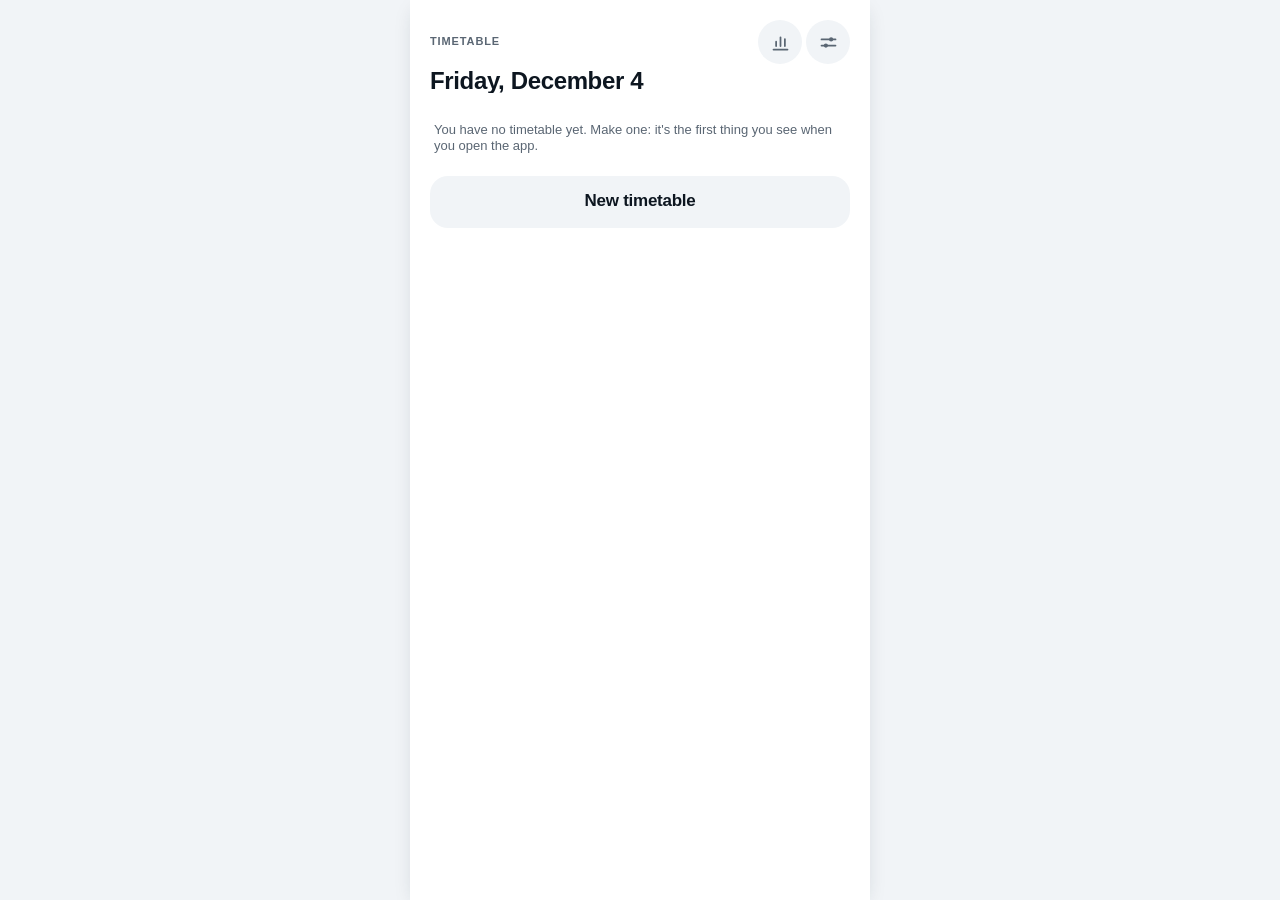
<file: index.html>
<!doctype html>
<html lang="it" data-theme="light">
<head>
<meta charset="utf-8">
<meta name="viewport" content="width=device-width, initial-scale=1, viewport-fit=cover">
<meta name="color-scheme" content="light dark">
<meta name="apple-mobile-web-app-capable" content="yes">
<meta name="apple-mobile-web-app-status-bar-style" content="default">
<meta name="apple-mobile-web-app-title" content="Agenda">
<title>Agenda</title>
<link rel="manifest" href="manifest.webmanifest">
<link rel="apple-touch-icon" href="icons/icon-192.png">
<link rel="icon" href="icons/icon-192.png">

<!-- Il tema, prima di qualunque cosa si disegni.
     Deve stare qui, inline e sincrono: se lo decidesse app.js, fra il disegno
     della pagina e l'esecuzione del modulo si vedrebbe un lampo di tema chiaro
     su un telefono in tema scuro. `theme-color` segue, così anche la barra di
     stato di iOS è del colore giusto. -->
<script>
(function () {
  var forced = null;
  try {
    var raw = localStorage.getItem("agenda:settings");
    if (raw) forced = JSON.parse(raw).theme || null;
  } catch (e) { /* navigazione privata o dati corrotti: si segue il telefono */ }
  var dark = forced ? forced === "dark"
    : window.matchMedia && window.matchMedia("(prefers-color-scheme: dark)").matches;
  document.documentElement.dataset.theme = dark ? "dark" : "light";
  var meta = document.createElement("meta");
  meta.name = "theme-color";
  meta.content = dark ? "#0b1118" : "#ffffff";
  document.head.appendChild(meta);
})();
</script>

<link rel="stylesheet" href="css/styles.css">
</head>
<body>

<!-- ════ Schermata principale: l'orario (A72) ═══════════════════════
     Dall'undicesimo giro l'app è l'orario e i voti: l'orario è quello che si
     apre, e sopra c'è la data di oggi. -->
<div class="ag-app">

  <header class="ag-header">
    <span class="ag-header__eyebrow" data-i18n="settings.timetable"></span>
    <div class="ag-header__actions">
      <!-- I voti (§6.8): delle barre, perché quello che si guarda sono le medie. -->
      <button class="ag-iconbtn" type="button" id="open-grades" data-i18n-label="grades.title">
        <svg width="21" height="21" viewBox="0 0 24 24" fill="none" stroke="currentColor" stroke-width="2" stroke-linecap="round" stroke-linejoin="round" aria-hidden="true"><path d="M4 20h16M7 16v-5M12 16V6M17 16v-8"/></svg>
      </button>
      <button class="ag-iconbtn" type="button" id="open-settings" data-i18n-label="settings.title">
        <svg width="21" height="21" viewBox="0 0 24 24" fill="none" stroke="currentColor" stroke-width="2" stroke-linecap="round" aria-hidden="true"><path d="M4 8.5h16M4 15.5h16"/><circle cx="15" cy="8.5" r="2.4" fill="currentColor" stroke="none"/><circle cx="9" cy="15.5" r="2.4" fill="currentColor" stroke="none"/></svg>
      </button>
    </div>
    <h1 class="ag-header__title" id="today-title">&nbsp;</h1>
  </header>

  <div class="ag-app__body">

    <!-- Il promemoria della copia di sicurezza, una volta al mese (A18–A20,
         A74). L'orario e i voti stanno solo qui: se il telefono si perde,
         senza una copia non si recuperano. -->
    <div class="ag-alert ag-alert--neutral" id="backup-alert" hidden>
      <div class="ag-alert__text">
        <span class="ag-alert__title" id="backup-alert-title"></span>
        <span class="ag-alert__note" id="backup-alert-note"></span>
      </div>
      <div class="ag-alert__actions">
        <button class="ag-alert__btn" type="button" id="backup-save"></button>
        <button class="ag-alert__btn ag-alert__btn--quiet" type="button" id="backup-later"></button>
      </div>
    </div>

    <div id="timetable-body"></div>

  </div>

</div>

<!-- ════ Livello: voti ════════════════════════════════════════════════ -->
<div class="ag-layer" id="grades-layer" hidden>
  <div class="ag-panel">
    <header class="ag-panel__head">
      <span class="ag-panel__title" data-i18n="grades.title"></span>
      <button class="ag-iconbtn" type="button" data-close="grades-layer" data-i18n-label="common.close">
        <svg width="18" height="18" viewBox="0 0 24 24" fill="none" stroke="currentColor" stroke-width="2.4" stroke-linecap="round" aria-hidden="true"><path d="M6 6l12 12M18 6L6 18"/></svg>
      </button>
    </header>
    <div class="ag-panel__body" id="grades-body"></div>
  </div>
</div>

<!-- ════ Livello: impostazioni ════════════════════════════════════════ -->
<div class="ag-layer" id="settings-layer" hidden>
  <div class="ag-panel">
    <header class="ag-panel__head">
      <!-- La freccia per tornare all'elenco: c'è solo dentro una pagina (§6.4). -->
      <button class="ag-iconbtn" type="button" id="settings-back" data-i18n-label="common.back" hidden>
        <svg width="18" height="18" viewBox="0 0 24 24" fill="none" stroke="currentColor" stroke-width="2.4" stroke-linecap="round" stroke-linejoin="round" aria-hidden="true"><path d="M15 5l-7 7 7 7"/></svg>
      </button>
      <span class="ag-panel__title ag-panel__title--grow" id="settings-title"></span>
      <button class="ag-iconbtn" type="button" data-close="settings-layer" data-i18n-label="common.close">
        <svg width="18" height="18" viewBox="0 0 24 24" fill="none" stroke="currentColor" stroke-width="2.4" stroke-linecap="round" aria-hidden="true"><path d="M6 6l12 12M18 6L6 18"/></svg>
      </button>
    </header>
    <div class="ag-panel__body" id="settings-body"></div>
    <input id="restore-file" type="file" accept="application/json,.json" hidden>
  </div>
</div>

<!-- ════ Fogli che salgono dal basso ══════════════════════════════════
     Uno solo per volta. Le conferme sono queste, mai una finestra del
     browser (regola 4 di CLAUDE.md). -->
<div class="ag-scrim" id="scrim" hidden></div>

<div class="ag-sheet" id="sheet" hidden role="dialog" aria-modal="true">
  <div class="ag-sheet__grip"></div>
  <div class="ag-sheet__body" id="sheet-body"></div>
</div>

<div class="ag-toasts" id="toasts" aria-live="polite"></div>

<script type="module" src="js/app.js"></script>
</body>
</html>
</file>
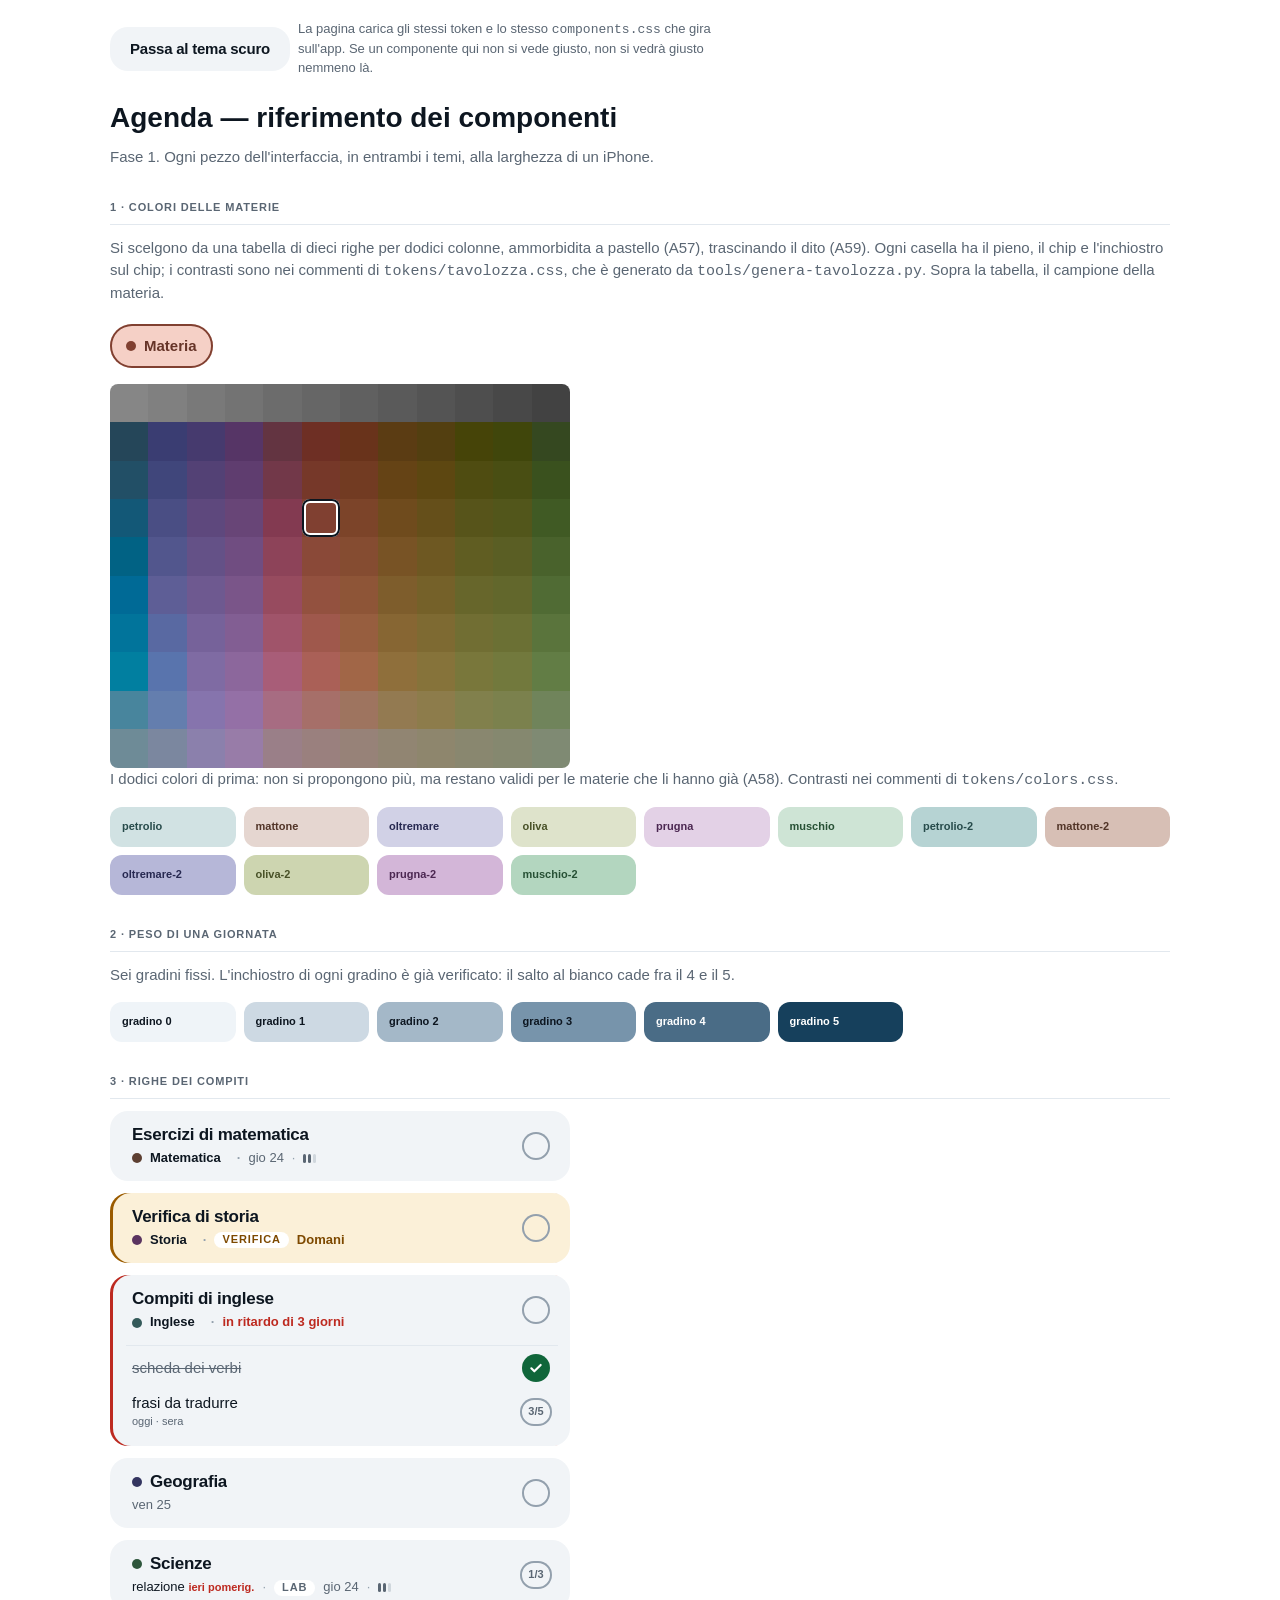
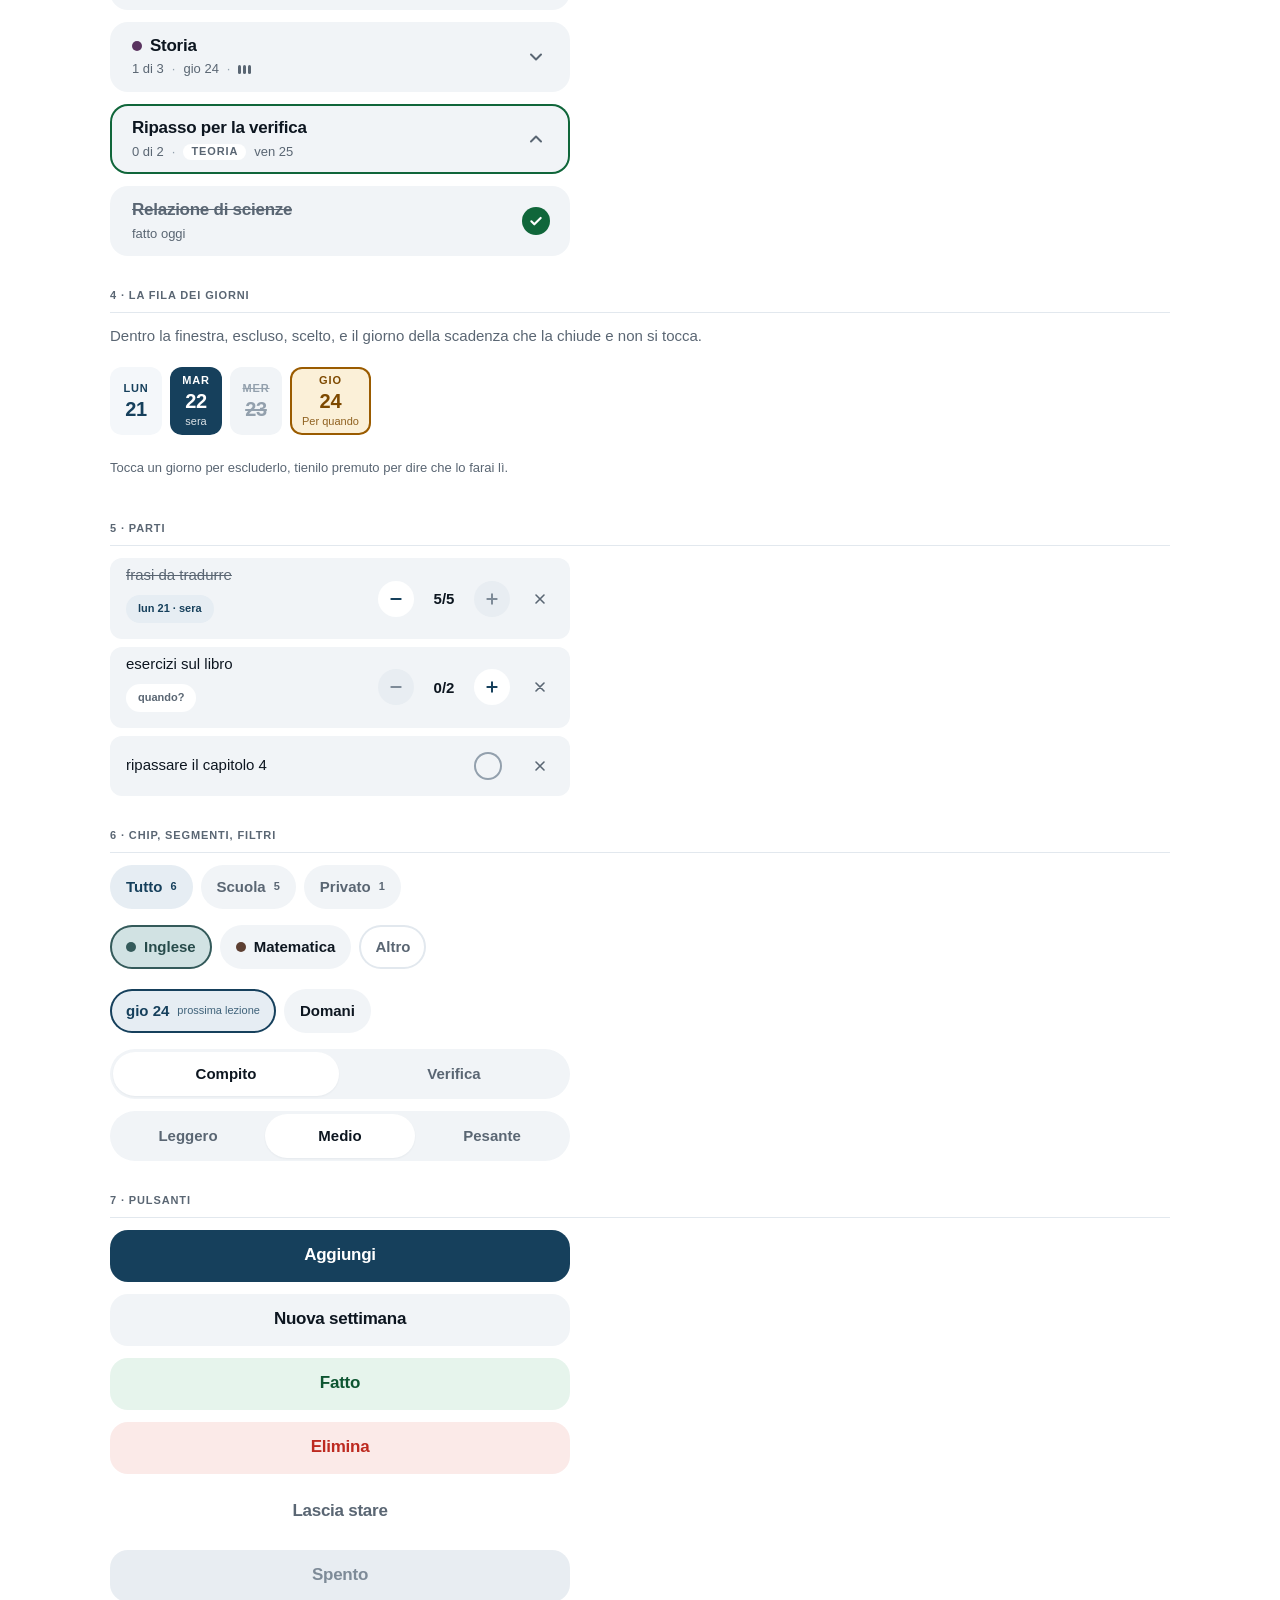
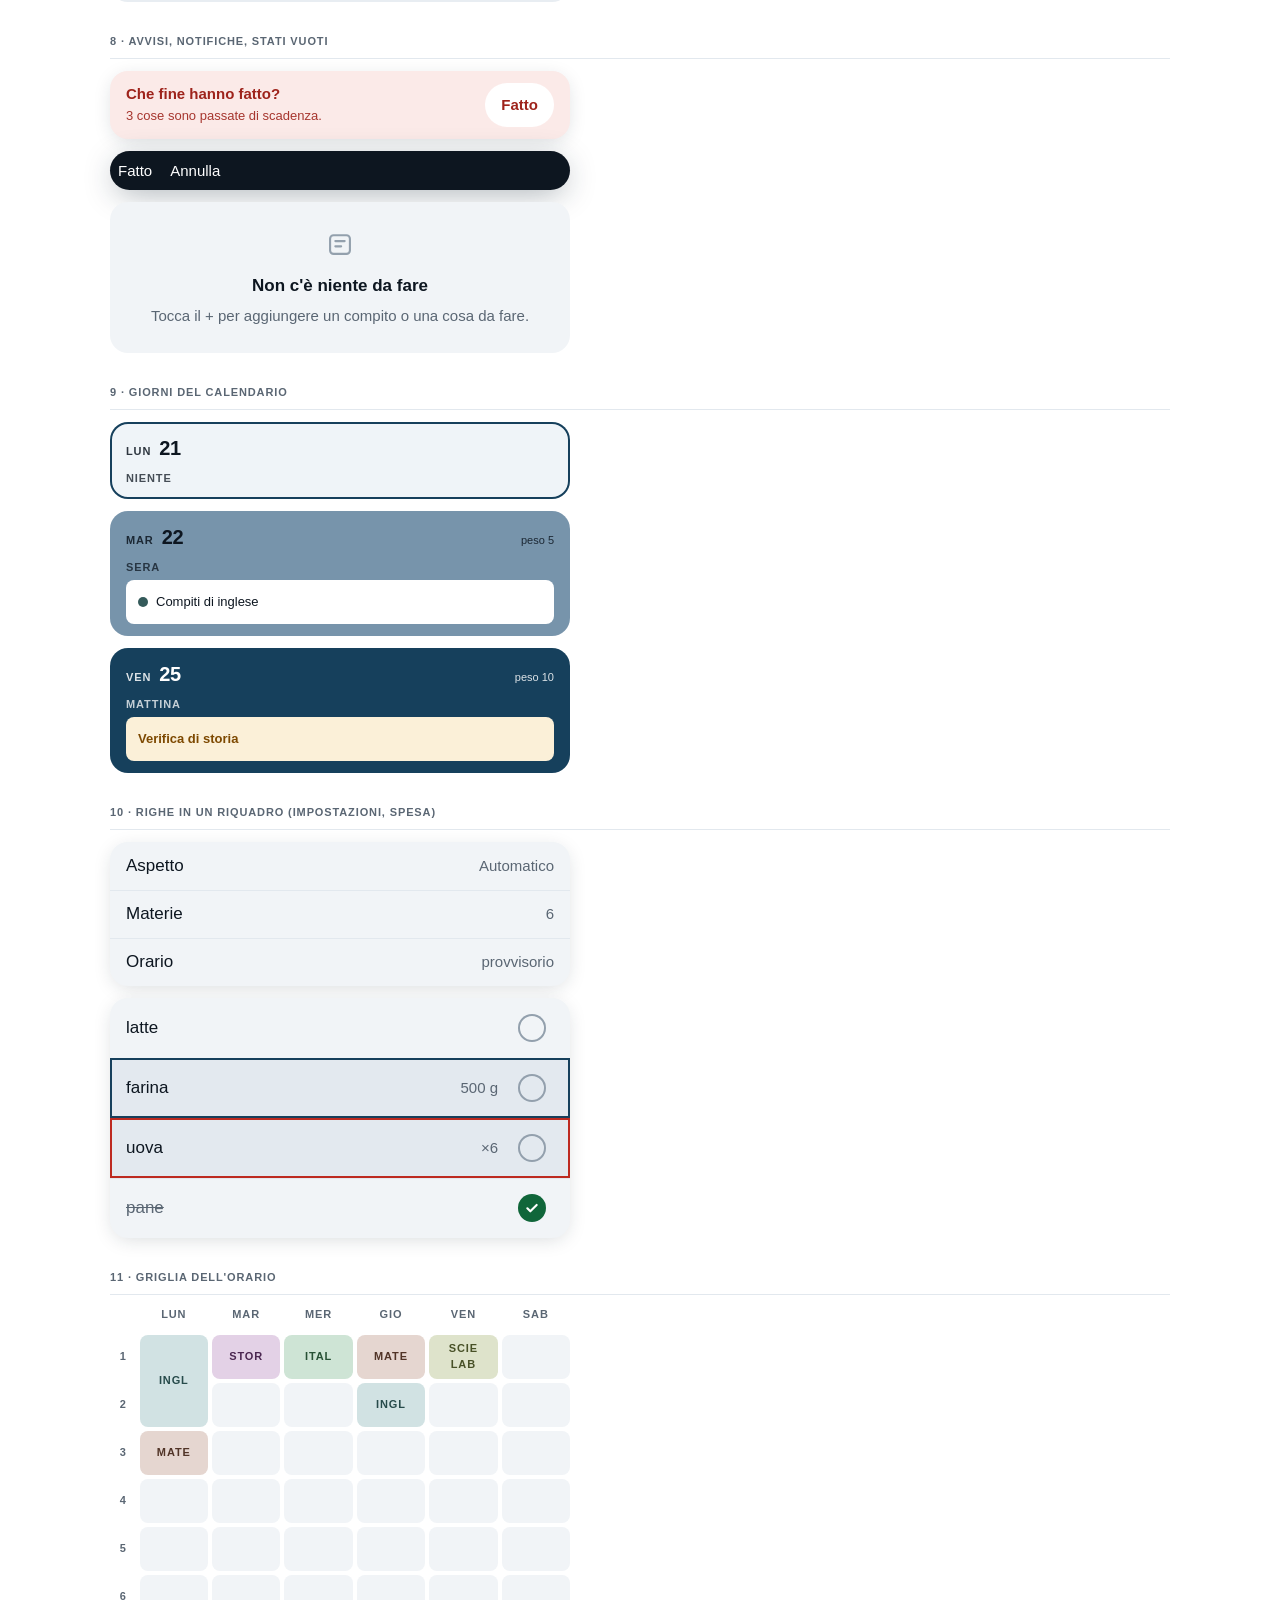
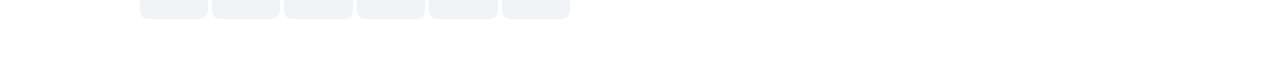
<file: design_handoff/reference.html>
<!doctype html>
<html lang="it" data-theme="light">
<head>
<meta charset="utf-8">
<meta name="viewport" content="width=device-width, initial-scale=1">
<title>Agenda — riferimento dei componenti</title>
<link rel="stylesheet" href="tokens/colors.css">
<link rel="stylesheet" href="tokens/tavolozza.css">
<link rel="stylesheet" href="tokens/typography.css">
<link rel="stylesheet" href="tokens/space.css">
<link rel="stylesheet" href="components.css">
<style>
  /* Solo per questa pagina: non è un componente e non va in components.css. */
  body { padding: 0 0 var(--ag-space-8); }
  .ref { max-width: 1100px; margin-inline: auto; padding: var(--ag-space-5); }
  .ref h1 { font-size: var(--ag-size-xl); margin: 0 0 var(--ag-space-2); }
  .ref h2 {
    font-size: var(--ag-size-2xs); font-weight: var(--ag-weight-semibold);
    letter-spacing: var(--ag-tracking-wide); text-transform: uppercase;
    color: var(--ag-text-muted); margin: var(--ag-space-8) 0 var(--ag-space-3);
    padding-bottom: var(--ag-space-2); border-bottom: 1px solid var(--ag-hairline);
  }
  .ref p.lead { color: var(--ag-text-muted); font-size: var(--ag-size-sm); margin: 0 0 var(--ag-space-4); }
  .bits { display: flex; flex-direction: column; gap: var(--ag-space-3); max-width: 460px; }
  .swatches { display: grid; grid-template-columns: repeat(auto-fill, minmax(120px, 1fr)); gap: var(--ag-space-2); }
  .sw { border-radius: var(--ag-radius-sm); padding: var(--ag-space-3); font-size: var(--ag-size-2xs); font-weight: var(--ag-weight-semibold); }
  .screens { display: flex; gap: var(--ag-space-6); flex-wrap: wrap; }
  .screen { width: 393px; height: 760px; border-radius: var(--ag-radius-lg); overflow: hidden;
            box-shadow: var(--ag-shadow-md); background: var(--ag-bg); }
  .screen > .ag-app { height: 100%; max-width: none; }
  .bar { display: flex; gap: var(--ag-space-2); align-items: center; margin-bottom: var(--ag-space-5); }
  .note { font-size: var(--ag-size-xs); color: var(--ag-text-muted); max-width: 60ch; }
</style>
</head>
<body>
<div class="ref">

  <div class="bar">
    <button class="ag-btn ag-btn--secondary ag-btn--auto ag-btn--sm" type="button" id="toggle">
      Passa al tema scuro
    </button>
    <span class="note">La pagina carica gli stessi token e lo stesso
      <code>components.css</code> che gira sull'app. Se un componente qui non si
      vede giusto, non si vedrà giusto nemmeno là.</span>
  </div>

  <h1>Agenda — riferimento dei componenti</h1>
  <p class="lead">Fase 1. Ogni pezzo dell'interfaccia, in entrambi i temi, alla
    larghezza di un iPhone.</p>

  <h2>1 · Colori delle materie</h2>
  <p class="lead">Si scelgono da una tabella di dieci righe per dodici colonne, ammorbidita a
    pastello (A57), trascinando il dito (A59). Ogni casella ha il pieno, il chip e l'inchiostro
    sul chip; i contrasti sono nei commenti di <code>tokens/tavolozza.css</code>, che è generato
    da <code>tools/genera-tavolozza.py</code>. Sopra la tabella, il campione della materia.</p>
  <div class="bits">
    <div class="ag-chips"><span class="ag-chip ag-chip--subject ag-chip--sample" id="palette-sample"
      aria-hidden="true"><span class="ag-dot"></span>Materia</span></div>
    <div class="ag-palette" id="palette" role="radiogroup" aria-label="Colore"></div>
  </div>
  <p class="lead">I dodici colori di prima: non si propongono più, ma restano validi per le materie
    che li hanno già (A58). Contrasti nei commenti di <code>tokens/colors.css</code>.</p>
  <div class="swatches" id="subj-swatches"></div>

  <h2>2 · Peso di una giornata</h2>
  <p class="lead">Sei gradini fissi. L'inchiostro di ogni gradino è già
    verificato: il salto al bianco cade fra il 4 e il 5.</p>
  <div class="swatches" id="load-swatches"></div>

  <h2>3 · Righe dei compiti</h2>
  <div class="bits">
    <div class="ag-task">
      <button class="ag-task__main" type="button">
        <span class="ag-task__title">Esercizi di matematica</span>
        <span class="ag-task__meta">
          <span class="ag-task__subject"><span class="ag-dot" style="--ag-dot:var(--ag-subj-mattone)"></span>Matematica</span>
          <span>gio 24</span>
          <span class="ag-weight"><span class="ag-weight__tick ag-weight__tick--on"></span><span class="ag-weight__tick ag-weight__tick--on"></span><span class="ag-weight__tick"></span></span>
        </span>
      </button>
      <button class="ag-check" type="button" aria-pressed="false" aria-label="Fatto">
        <svg width="16" height="16" viewBox="0 0 24 24" fill="none" stroke="currentColor" stroke-width="3.2" stroke-linecap="round" stroke-linejoin="round"><path d="M5 12.5l4.5 4.5L19 7.5"/></svg>
      </button>
    </div>

    <div class="ag-task ag-task--test">
      <button class="ag-task__main" type="button">
        <span class="ag-task__title">Verifica di storia</span>
        <span class="ag-task__meta">
          <span class="ag-task__subject"><span class="ag-dot" style="--ag-dot:var(--ag-subj-prugna)"></span>Storia</span>
          <span class="ag-task__flag ag-task__flag--test">Verifica</span>
          <span class="ag-task__due--soon">Domani</span>
        </span>
      </button>
      <button class="ag-check" type="button" aria-pressed="false" aria-label="Fatto">
        <svg width="16" height="16" viewBox="0 0 24 24" fill="none" stroke="currentColor" stroke-width="3.2" stroke-linecap="round" stroke-linejoin="round"><path d="M5 12.5l4.5 4.5L19 7.5"/></svg>
      </button>
    </div>

    <div class="ag-task ag-task--late">
      <button class="ag-task__main" type="button">
        <span class="ag-task__title">Compiti di inglese</span>
        <span class="ag-task__meta">
          <span class="ag-task__subject"><span class="ag-dot" style="--ag-dot:var(--ag-subj-petrolio)"></span>Inglese</span>
          <span class="ag-task__due--late">in ritardo di 3 giorni</span>
        </span>
      </button>
      <button class="ag-check" type="button" aria-pressed="false" aria-label="Fatto">
        <svg width="16" height="16" viewBox="0 0 24 24" fill="none" stroke="currentColor" stroke-width="3.2" stroke-linecap="round" stroke-linejoin="round"><path d="M5 12.5l4.5 4.5L19 7.5"/></svg>
      </button>
      <ul class="ag-subparts">
        <li class="ag-subpart ag-subpart--done">
          <button class="ag-subpart__title" type="button"><span class="ag-subpart__name">scheda dei verbi</span></button>
          <button class="ag-check" type="button" aria-pressed="true" aria-label="Spunta «scheda dei verbi»">
            <svg width="16" height="16" viewBox="0 0 24 24" fill="none" stroke="currentColor" stroke-width="3.2" stroke-linecap="round" stroke-linejoin="round"><path d="M5 12.5l4.5 4.5L19 7.5"/></svg>
          </button>
        </li>
        <li class="ag-subpart">
          <button class="ag-subpart__title" type="button"><span class="ag-subpart__name">frasi da tradurre</span><span class="ag-subpart__when">oggi · sera</span></button>
          <button class="ag-check ag-check--count" type="button" aria-pressed="false" aria-label="«frasi da tradurre»: 3 di 5"><span class="ag-check__count">3/5</span></button>
        </li>
      </ul>
    </div>

    <!-- senza nome: si chiama come la materia, e il pallino passa davanti (A27) -->
    <div class="ag-task">
      <button class="ag-task__main" type="button">
        <span class="ag-task__title ag-task__title--subject"><span class="ag-dot" style="--ag-dot:var(--ag-subj-oltremare)"></span>Geografia</span>
        <span class="ag-task__meta"><span>ven 25</span></span>
      </button>
      <button class="ag-check" type="button" aria-pressed="false" aria-label="Fatto"></button>
    </div>

    <!-- una parte sola: il cerchio è quello della parte, e il suo nome sta
         per primo nella riga sotto (A49); di laboratorio, con la pillola (A46) -->
    <div class="ag-task">
      <button class="ag-task__main" type="button">
        <span class="ag-task__title ag-task__title--subject"><span class="ag-dot" style="--ag-dot:var(--ag-subj-muschio)"></span>Scienze</span>
        <span class="ag-task__meta">
          <span class="ag-task__part">relazione <span class="ag-subpart__when ag-subpart__when--late">ieri pomerig.</span></span>
          <span class="ag-task__flag ag-task__flag--mode">Lab</span>
          <span>gio 24</span>
          <span class="ag-weight" role="img" aria-label="Medio"><span class="ag-weight__tick ag-weight__tick--on"></span><span class="ag-weight__tick ag-weight__tick--on"></span><span class="ag-weight__tick"></span></span>
        </span>
      </button>
      <button class="ag-check ag-check--count" type="button" aria-pressed="false" aria-label="«relazione»: 1 di 3"><span class="ag-check__count">1/3</span></button>
    </div>

    <!-- due o più parti: chiuse, con la freccia al posto del cerchio (A50) -->
    <div class="ag-task ag-task--parts">
      <button class="ag-task__main" type="button">
        <span class="ag-task__title ag-task__title--subject"><span class="ag-dot" style="--ag-dot:var(--ag-subj-prugna)"></span>Storia</span>
        <span class="ag-task__meta">
          <span>1 di 3</span>
          <span>gio 24</span>
          <span class="ag-weight" role="img" aria-label="Pesante"><span class="ag-weight__tick ag-weight__tick--on"></span><span class="ag-weight__tick ag-weight__tick--on"></span><span class="ag-weight__tick ag-weight__tick--on"></span></span>
        </span>
      </button>
      <button class="ag-expand" type="button" aria-expanded="false" aria-label="Mostra le parti"><svg class="ag-expand__icon" width="20" height="20" viewBox="0 0 24 24" fill="none" stroke="currentColor" stroke-width="2.4" stroke-linecap="round" stroke-linejoin="round" aria-hidden="true"><path d="M6 9l6 6 6-6"/></svg></button>
    </div>

    <!-- mentre la si fa scorrere verso destra: rilasciando si spunterebbe (A51) -->
    <div class="ag-task ag-task--parts" data-armed="right">
      <button class="ag-task__main" type="button">
        <span class="ag-task__title">Ripasso per la verifica</span>
        <span class="ag-task__meta"><span>0 di 2</span><span class="ag-task__flag ag-task__flag--mode">Teoria</span><span>ven 25</span></span>
      </button>
      <button class="ag-expand" type="button" aria-expanded="true" aria-label="Nascondi le parti"><svg class="ag-expand__icon" width="20" height="20" viewBox="0 0 24 24" fill="none" stroke="currentColor" stroke-width="2.4" stroke-linecap="round" stroke-linejoin="round" aria-hidden="true"><path d="M6 9l6 6 6-6"/></svg></button>
    </div>

    <div class="ag-task ag-task--done">
      <button class="ag-task__main" type="button">
        <span class="ag-task__title">Relazione di scienze</span>
        <span class="ag-task__meta"><span>fatto oggi</span></span>
      </button>
      <button class="ag-check" type="button" aria-pressed="true" aria-label="Fatto">
        <svg width="16" height="16" viewBox="0 0 24 24" fill="none" stroke="currentColor" stroke-width="3.2" stroke-linecap="round" stroke-linejoin="round"><path d="M5 12.5l4.5 4.5L19 7.5"/></svg>
      </button>
    </div>
  </div>

  <h2>4 · La fila dei giorni</h2>
  <p class="lead">Dentro la finestra, escluso, scelto, e il giorno della
    scadenza che la chiude e non si tocca.</p>
  <div class="bits">
    <div class="ag-window">
      <div class="ag-window__days">
        <button class="ag-day ag-day--in" type="button"><span class="ag-day__dow">lun</span><span class="ag-day__n">21</span><span class="ag-day__slot"></span></button>
        <button class="ag-day ag-day--picked" type="button"><span class="ag-day__dow">mar</span><span class="ag-day__n">22</span><span class="ag-day__slot">sera</span></button>
        <button class="ag-day ag-day--out" type="button"><span class="ag-day__dow">mer</span><span class="ag-day__n">23</span><span class="ag-day__slot"></span></button>
        <span class="ag-day ag-day--due"><span class="ag-day__dow">gio</span><span class="ag-day__n">24</span><span class="ag-day__slot">Per quando</span></span>
      </div>
      <p class="ag-window__hint">Tocca un giorno per escluderlo, tienilo premuto per dire che lo farai lì.</p>
    </div>
  </div>

  <h2>5 · Parti</h2>
  <div class="bits">
    <div class="ag-parts">
      <div class="ag-part ag-part--done">
        <span class="ag-part__main"><span class="ag-part__title">frasi da tradurre</span><button class="ag-part__when" type="button"><span class="ag-part__pill ag-part__pill--set">lun 21 · sera</span></button></span>
        <span class="ag-counter">
          <button class="ag-counter__btn" type="button" aria-label="-1"><svg width="16" height="16" viewBox="0 0 24 24" fill="none" stroke="currentColor" stroke-width="3" stroke-linecap="round"><path d="M5 12h14"/></svg></button>
          <span class="ag-counter__value">5/5</span>
          <button class="ag-counter__btn" type="button" disabled aria-label="+1"><svg width="16" height="16" viewBox="0 0 24 24" fill="none" stroke="currentColor" stroke-width="3" stroke-linecap="round"><path d="M12 5v14M5 12h14"/></svg></button>
        </span>
        <button class="ag-iconbtn ag-iconbtn--plain ag-iconbtn--tight" type="button" aria-label="Elimina"><svg width="16" height="16" viewBox="0 0 24 24" fill="none" stroke="currentColor" stroke-width="2.4" stroke-linecap="round"><path d="M6 6l12 12M18 6L6 18"/></svg></button>
      </div>
      <div class="ag-part">
        <span class="ag-part__main"><span class="ag-part__title">esercizi sul libro</span><button class="ag-part__when" type="button"><span class="ag-part__pill">quando?</span></button></span>
        <span class="ag-counter">
          <button class="ag-counter__btn" type="button" disabled aria-label="-1"><svg width="16" height="16" viewBox="0 0 24 24" fill="none" stroke="currentColor" stroke-width="3" stroke-linecap="round"><path d="M5 12h14"/></svg></button>
          <span class="ag-counter__value">0/2</span>
          <button class="ag-counter__btn" type="button" aria-label="+1"><svg width="16" height="16" viewBox="0 0 24 24" fill="none" stroke="currentColor" stroke-width="3" stroke-linecap="round"><path d="M12 5v14M5 12h14"/></svg></button>
        </span>
        <button class="ag-iconbtn ag-iconbtn--plain ag-iconbtn--tight" type="button" aria-label="Elimina"><svg width="16" height="16" viewBox="0 0 24 24" fill="none" stroke="currentColor" stroke-width="2.4" stroke-linecap="round"><path d="M6 6l12 12M18 6L6 18"/></svg></button>
      </div>
      <div class="ag-part">
        <span class="ag-part__main"><span class="ag-part__title">ripassare il capitolo 4</span></span>
        <button class="ag-check" type="button" aria-pressed="false" aria-label="Fatto"><svg width="16" height="16" viewBox="0 0 24 24" fill="none" stroke="currentColor" stroke-width="3.2" stroke-linecap="round" stroke-linejoin="round"><path d="M5 12.5l4.5 4.5L19 7.5"/></svg></button>
        <button class="ag-iconbtn ag-iconbtn--plain ag-iconbtn--tight" type="button" aria-label="Elimina"><svg width="16" height="16" viewBox="0 0 24 24" fill="none" stroke="currentColor" stroke-width="2.4" stroke-linecap="round"><path d="M6 6l12 12M18 6L6 18"/></svg></button>
      </div>
    </div>
  </div>

  <h2>6 · Chip, segmenti, filtri</h2>
  <div class="bits">
    <div class="ag-filters">
      <button class="ag-filter" type="button" aria-pressed="true">Tutto <span class="ag-filter__n">6</span></button>
      <button class="ag-filter" type="button" aria-pressed="false">Scuola <span class="ag-filter__n">5</span></button>
      <button class="ag-filter" type="button" aria-pressed="false">Privato <span class="ag-filter__n">1</span></button>
    </div>
    <div class="ag-chips">
      <button class="ag-chip ag-chip--subject" type="button" aria-pressed="true" style="--ag-dot:var(--ag-subj-petrolio);--ag-chip-soft:var(--ag-subj-petrolio-soft);--ag-chip-ink:var(--ag-subj-petrolio-ink)"><span class="ag-dot" style="--ag-dot:var(--ag-subj-petrolio)"></span>Inglese</button>
      <button class="ag-chip ag-chip--subject" type="button" aria-pressed="false" style="--ag-dot:var(--ag-subj-mattone)"><span class="ag-dot" style="--ag-dot:var(--ag-subj-mattone)"></span>Matematica</button>
      <button class="ag-chip ag-chip--ghost" type="button">Altro</button>
    </div>
    <div class="ag-chips">
      <button class="ag-chip" type="button" aria-pressed="true">gio 24 <span class="ag-chip__sub">prossima lezione</span></button>
      <button class="ag-chip" type="button" aria-pressed="false">Domani</button>
    </div>
    <div class="ag-seg">
      <button class="ag-seg__opt" type="button" aria-pressed="true">Compito</button>
      <button class="ag-seg__opt ag-seg__opt--test" type="button" aria-pressed="false">Verifica</button>
    </div>
    <div class="ag-seg">
      <button class="ag-seg__opt" type="button" aria-pressed="false">Leggero</button>
      <button class="ag-seg__opt" type="button" aria-pressed="true">Medio</button>
      <button class="ag-seg__opt" type="button" aria-pressed="false">Pesante</button>
    </div>
  </div>

  <h2>7 · Pulsanti</h2>
  <div class="bits">
    <button class="ag-btn" type="button">Aggiungi</button>
    <button class="ag-btn ag-btn--secondary" type="button">Nuova settimana</button>
    <button class="ag-btn ag-btn--done" type="button">Fatto</button>
    <button class="ag-btn ag-btn--danger" type="button">Elimina</button>
    <button class="ag-btn ag-btn--ghost" type="button">Lascia stare</button>
    <button class="ag-btn" type="button" disabled>Spento</button>
  </div>

  <h2>8 · Avvisi, notifiche, stati vuoti</h2>
  <div class="bits">
    <div class="ag-alert ag-alert--late">
      <div class="ag-alert__text">
        <span class="ag-alert__title">Che fine hanno fatto?</span>
        <span class="ag-alert__note">3 cose sono passate di scadenza.</span>
      </div>
      <button class="ag-alert__btn" type="button">Fatto</button>
    </div>
    <div class="ag-toast" style="position:static">
      <span class="ag-toast__text">Fatto</span>
      <button class="ag-toast__undo" type="button">Annulla</button>
    </div>
    <div class="ag-empty">
      <span class="ag-empty__icon"><svg width="28" height="28" viewBox="0 0 24 24" fill="none" stroke="currentColor" stroke-width="1.8" stroke-linecap="round" stroke-linejoin="round"><rect x="3.5" y="4.5" width="17" height="16" rx="3"/><path d="M8 9.5h8M8 14h5"/></svg></span>
      <span class="ag-empty__title">Non c'è niente da fare</span>
      <span class="ag-empty__note">Tocca il + per aggiungere un compito o una cosa da fare.</span>
    </div>
  </div>

  <h2>9 · Giorni del calendario</h2>
  <div class="bits">
    <section class="ag-wday ag-wday--today" style="--ag-load:var(--ag-load-0);--ag-load-ink:var(--ag-load-ink-0)">
      <header class="ag-wday__head"><span class="ag-wday__dow">lun</span><span class="ag-wday__n">21</span></header>
      <span class="ag-slot__label">niente</span>
    </section>
    <section class="ag-wday" style="--ag-load:var(--ag-load-3);--ag-load-ink:var(--ag-load-ink-3)">
      <header class="ag-wday__head"><span class="ag-wday__dow">mar</span><span class="ag-wday__n">22</span><span class="ag-wday__load">peso 5</span></header>
      <div class="ag-wday__slots">
        <div class="ag-slot">
          <span class="ag-slot__label">Sera</span>
          <button class="ag-pellet" type="button"><span class="ag-dot" style="--ag-dot:var(--ag-subj-petrolio)"></span><span class="ag-pellet__title">Compiti di inglese</span></button>
        </div>
      </div>
    </section>
    <section class="ag-wday" style="--ag-load:var(--ag-load-5);--ag-load-ink:var(--ag-load-ink-5)">
      <header class="ag-wday__head"><span class="ag-wday__dow">ven</span><span class="ag-wday__n">25</span><span class="ag-wday__load">peso 10</span></header>
      <div class="ag-wday__slots">
        <div class="ag-slot">
          <span class="ag-slot__label">Mattina</span>
          <button class="ag-pellet ag-pellet--test" type="button"><span class="ag-pellet__title">Verifica di storia</span></button>
        </div>
      </div>
    </section>
  </div>

  <h2>10 · Righe in un riquadro (impostazioni, spesa)</h2>
  <div class="bits">
    <div class="ag-rows">
      <button class="ag-row ag-row--tap" type="button"><span class="ag-row__label">Aspetto</span><span class="ag-row__value">Automatico</span></button>
      <button class="ag-row ag-row--tap" type="button"><span class="ag-row__label">Materie</span><span class="ag-row__value">6</span></button>
      <button class="ag-row ag-row--tap" type="button"><span class="ag-row__label">Orario</span><span class="ag-row__value">provvisorio</span></button>
    </div>
    <!-- la spesa: una da comprare, una comprata oggi (§6.7), e le due che si
         stanno facendo scorrere: verso sinistra si corregge, verso destra si
         toglie (A54) -->
    <div class="ag-rows">
      <button class="ag-row ag-row--tap ag-shop" type="button" aria-pressed="false"><span class="ag-row__label">latte</span><span class="ag-check" aria-hidden="true" aria-pressed="false"></span></button>
      <button class="ag-row ag-row--tap ag-shop ag-swipe--moving" type="button" aria-pressed="false" data-armed="left"><span class="ag-row__label">farina</span><span class="ag-row__value">500 g</span><span class="ag-check" aria-hidden="true" aria-pressed="false"></span></button>
      <button class="ag-row ag-row--tap ag-shop ag-swipe--moving" type="button" aria-pressed="false" data-armed="right"><span class="ag-row__label">uova</span><span class="ag-row__value">×6</span><span class="ag-check" aria-hidden="true" aria-pressed="false"></span></button>
      <button class="ag-row ag-row--tap ag-shop" type="button" aria-pressed="true"><span class="ag-row__label">pane</span><span class="ag-check" aria-hidden="true" aria-pressed="true"><svg width="16" height="16" viewBox="0 0 24 24" fill="none" stroke="currentColor" stroke-width="3.2" stroke-linecap="round" stroke-linejoin="round"><path d="M5 12.5l4.5 4.5L19 7.5"/></svg></span></button>
    </div>
  </div>

  <h2>11 · Griglia dell'orario</h2>
  <div class="bits">
    <div class="ag-tt" style="--ag-tt-days:6">
      <div class="ag-tt__head"><span></span><span>lun</span><span>mar</span><span>mer</span><span>gio</span><span>ven</span><span>sab</span></div>
      <div class="ag-tt__grid" id="tt-grid"></div>
    </div>
  </div>

</div>

<script type="module">
/* Tavolozze e griglia generate qui invece che scritte a mano: se un token
   cambia nome, questa pagina se ne accorge (la casella resta vuota) invece di
   continuare a mostrare un colore vecchio incollato nel markup. */
const SUBJ = ["petrolio","mattone","oltremare","oliva","prugna","muschio",
              "petrolio-2","mattone-2","oltremare-2","oliva-2","prugna-2","muschio-2"];
document.getElementById("subj-swatches").innerHTML = SUBJ.map((c) => `
  <div class="sw" style="background:var(--ag-subj-${c}-soft);color:var(--ag-subj-${c}-ink)">
    <span class="ag-dot" style="--ag-dot:var(--ag-subj-${c})"></span> ${c}
  </div>`).join("");

/* La tabella: stessi nomi delle caselle dell'app (`t-RIGA-COLONNA`). */
const ROWS = 10, COLS = 12, CHOSEN = "t-3-5";
const palette = document.getElementById("palette");
palette.style.setProperty("--ag-palette-cols", COLS);
const paletteCells = [];
for (let r = 0; r < ROWS; r += 1) {
  for (let c = 0; c < COLS; c += 1) {
    const id = `t-${r}-${c}`;
    paletteCells.push(`<button class="ag-palette__cell" type="button" role="radio" aria-checked="${id === CHOSEN}"
      tabindex="${id === CHOSEN ? 0 : -1}" style="--ag-dot:var(--ag-subj-${id})" aria-label="${id}"></button>`);
  }
}
palette.innerHTML = paletteCells.join("");
const vars = (id) => `--ag-dot:var(--ag-subj-${id});--ag-chip-soft:var(--ag-subj-${id}-soft);--ag-chip-ink:var(--ag-subj-${id}-ink)`;
const sample = document.getElementById("palette-sample");
sample.setAttribute("style", vars(CHOSEN));
palette.addEventListener("click", (event) => {
  const cell = event.target.closest(".ag-palette__cell");
  if (!cell) return;
  for (const other of palette.children) other.setAttribute("aria-checked", String(other === cell));
  sample.setAttribute("style", vars(cell.getAttribute("aria-label")));
});

document.getElementById("load-swatches").innerHTML = [0,1,2,3,4,5].map((n) => `
  <div class="sw" style="background:var(--ag-load-${n});color:var(--ag-load-ink-${n})">gradino ${n}</div>`).join("");

/* Un orario finto: lunedì ha due ore di Inglese di fila, fuse in un blocco;
   venerdì un'ora di laboratorio, con «Lab» sotto la sigla (A44). */
const cells = [];
for (let r = 0; r < 6; r += 1) cells.push(`<span class="ag-tt__hour" style="grid-row:${r+2}">${r+1}</span>`);
const filled = [
  [1, 0, 2, "INGL", "petrolio"], [1, 2, 1, "MATE", "mattone"],
  [2, 0, 1, "STOR", "prugna"], [3, 0, 1, "ITAL", "muschio"],
  [4, 0, 1, "MATE", "mattone"], [4, 1, 1, "INGL", "petrolio"],
  [5, 0, 1, "SCIE", "oliva", true],
];
const busy = new Set();
for (const [d, from, span, short, color, lab] of filled) {
  for (let i = 0; i < span; i += 1) busy.add(`${d}:${from+i}`);
  cells.push(`<button class="ag-tt__cell" style="grid-column:${d+1};grid-row:${from+2}/span ${span};--ag-chip-soft:var(--ag-subj-${color}-soft);--ag-chip-ink:var(--ag-subj-${color}-ink)"><span>${short}</span>${lab ? '<span class="ag-tt__lab">Lab</span>' : ""}</button>`);
}
for (let d = 1; d <= 6; d += 1) {
  for (let h = 0; h < 6; h += 1) {
    if (busy.has(`${d}:${h}`)) continue;
    cells.push(`<button class="ag-tt__cell ag-tt__cell--empty" style="grid-column:${d+1};grid-row:${h+2}"></button>`);
  }
}
document.getElementById("tt-grid").innerHTML = cells.join("");

const button = document.getElementById("toggle");
button.addEventListener("click", () => {
  const dark = document.documentElement.dataset.theme === "dark";
  document.documentElement.dataset.theme = dark ? "light" : "dark";
  button.textContent = dark ? "Passa al tema scuro" : "Passa al tema chiaro";
});
</script>
</body>
</html>
</file>
<file: css/styles.css>
/* Agenda — foglio di stile principale.
 * Solo import, in ordine: token → componenti → layout dell'app.
 *
 * I file di tokens/ e components.css sono COPIE di design_handoff/:
 * si aggiornano copiandoli da lì, non modificandoli qui.
 */

@import "tokens/colors.css";
@import "tokens/tavolozza.css";
@import "tokens/typography.css";
@import "tokens/space.css";
@import "components.css";
@import "app.css";
</file>
<file: design_handoff/tokens/colors.css>
/* Agenda — token colore.
 *
 * NESSUN COLORE VA SCRITTO A MANO FUORI DA QUESTO FILE.
 *
 * ── Come funzionano i due temi ─────────────────────────────────────────────
 * Il tema non si decide qui ma con l'attributo `data-theme` sull'elemento
 * radice, che vale SEMPRE "light" o "dark" — mai assente. Lo scrive uno script
 * inline nel <head>, prima che la pagina si disegni, leggendo la preferenza
 * salvata e, in mancanza, quella del telefono.
 *
 * È una scelta, e ha un motivo: con `@media (prefers-color-scheme)` ogni token
 * andrebbe dichiarato tre volte (chiaro, scuro-da-sistema, scuro-forzato), e un
 * colore aggiunto in due posti su tre passerebbe inosservato fino al giorno in
 * cui qualcuno forza il tema. Così ogni token è dichiarato una volta sola per
 * tema, e le due liste si leggono affiancate.
 *
 * ── I contrasti ────────────────────────────────────────────────────────────
 * Ogni rapporto scritto qui è CALCOLATO, non stimato (regola 3 di CLAUDE.md).
 * Soglie: 4.5:1 per il testo, 3:1 per gli elementi non testuali che portano
 * informazione (pallini, anelli, bordi di stato).
 *
 * ── Impianto ───────────────────────────────────────────────────────────────
 * Superfici piene, non bordi. Un solo colore d'azione. I colori delle materie
 * sono decorazione informativa, mai l'unico modo di sapere una cosa: accanto al
 * colore c'è sempre la sigla o il nome della materia.
 */

/* ══ TEMA CHIARO ═══════════════════════════════════════════════════════════ */

:root,
:root[data-theme="light"] {
  color-scheme: light;

  /* ── Superfici ─────────────────────────────────────────────────── */
  --ag-bg: #ffffff;
  --ag-surface: #f1f4f7;         /* righe, campi, giorni senza niente */
  --ag-surface-strong: #e3e9ef;  /* premuto, tracce */
  --ag-hairline: #e2e8ee;        /* con parsimonia, solo separatori */

  /* ── Testo — grigi con una punta di blu, non neutri da default ─── */
  --ag-text: #0d1620;            /* 18.22:1 su --ag-bg · 16.50:1 su --ag-surface */
  --ag-text-muted: #5a6673;      /*  5.86:1 su --ag-bg ·  5.31:1 su --ag-surface ·
                                      4.79:1 su --ag-surface-strong */
  /* 2.67:1 — SOLO cose che non portano informazione: le frecce ›, la tacca
     spenta del peso, il puntino separatore. Mai testo da leggere, e mai un
     segnaposto: un segnaposto è testo, e per quello vale `muted`. */
  --ag-text-faint: #93a0ad;

  /* ── Blu notte — unico colore d'azione ─────────────────────────────
     Scelto su richiesta dell'utente ("sobria e seria", 21 settembre 2026)
     invece di copiare il blu della scuola. Tre criteri, in quest'ordine:
     profondo (un colore d'azione che non grida), freddo (per stare con i
     grigi freddi delle superfici), e soprattutto LONTANO dagli undici colori
     delle materie — perché il colore dell'app e il colore di una materia non
     devono mai sembrare la stessa cosa. Di otto candidati misurati è quello
     che si confonde meno: 2.67:1 di distanza da `sky`, 2.00:1 da `teal`,
     i due più vicini. Si cambia qui e in nessun altro posto: nessun file HTML
     o JS nomina un colore. */
  --ag-primary: #16405c;         /* 10.93:1 su bianco · il bianco sopra 10.93:1 */
  --ag-primary-pressed: #0d2b3e; /* 14.66:1 su bianco */
  --ag-primary-ink: #16405c;     /*  9.25:1 su --ag-primary-soft — qui il primario
                                      è già così scuro che non serve una variante
                                      apposta per il testo, e un token in meno è
                                      un token in meno da tenere allineato */
  --ag-primary-soft: #e6edf3;    /* chip e righe scelte */
  --ag-primary-softer: #f4f7fa;
  --ag-on-primary: #ffffff;


  /* ── Semantici ─────────────────────────────────────────────────── */
  /* Verifica: non è un errore e non è un'azione distruttiva. È la cosa che non
     si può rimandare, quindi ha un colore suo e non condivide col rosso. */
  --ag-test: #9a5b00;            /*  5.43:1 su bianco · 4.79:1 su --ag-test-soft */
  --ag-test-soft: #fbf0d8;
  --ag-test-ink: #7d4900;        /*  6.55:1 su --ag-test-soft */

  --ag-late: #bd2a20;            /*  5.97:1 su bianco · 5.13:1 su --ag-late-soft */
  --ag-late-soft: #fbeae8;
  --ag-late-ink: #9e231b;        /*  6.86:1 su --ag-late-soft */

  --ag-done: #10663a;            /*  7.04:1 su bianco · 6.21:1 su --ag-done-soft */
  --ag-done-soft: #e6f4ec;
  --ag-done-ink: #0d5531;        /*  7.32:1 su --ag-done-soft */

  /* Eliminare usa lo stesso rosso del ritardo, di proposito: sono la stessa
     idea di "qualcosa non va", e due rossi diversi non aggiungerebbero
     informazione, solo rumore. */
  --ag-danger: #bd2a20;
  --ag-danger-soft: #fbeae8;

  /* ── Elementi spenti ──────────────────────────────────────────── */
  --ag-disabled-bg: #e8edf2;
  --ag-disabled-text: #7e8b98;

  /* ── Peso del giorno ──────────────────────────────────────────────
     Sei gradini, dal quasi bianco al blu pieno, in base a quanto pesa un
     giorno. Sono valori FISSI e non un calcolo a tempo di esecuzione, così il
     contrasto del testo sopra è garantito per costruzione: accanto a ogni
     gradino c'è l'inchiostro da usarci, già verificato.

     Il salto dell'inchiostro dal testo scuro al bianco cade fra il gradino 3 e
     il 4: fra le luminanze in cui il bianco passa e quelle in cui passa il
     testo scuro c'è una fascia in cui NON passa nessuno dei due, e i gradini
     vanno messi fuori da quella fascia. Con un primario molto scuro la scala
     scende più in fretta, e il salto cade prima che nella versione blu.

     Ogni gradino si stacca dal precedente di almeno 1.29:1: la scala si legge
     anche a colpo d'occhio, non solo confrontando due caselle vicine. */
  --ag-load-0: #eff4f8;   --ag-load-ink-0: #0d1620;   /* 16.45:1 */
  --ag-load-1: #cdd9e3;   --ag-load-ink-1: #0d1620;   /* 12.69:1 · stacco 1.30 */
  --ag-load-2: #a4b8c8;   --ag-load-ink-2: #0d1620;   /*  8.91:1 · stacco 1.42 */
  --ag-load-3: #7794ab;   --ag-load-ink-3: #0d1620;   /*  5.73:1 · stacco 1.55 */
  --ag-load-4: #4a6c86;   --ag-load-ink-4: #ffffff;   /*  5.55:1 · stacco 1.75 */
  --ag-load-5: #16405c;   --ag-load-ink-5: #ffffff;   /* 10.93:1 · stacco 1.97 */

  /* ── Colori delle materie ─────────────────────────────────────────
     Dodici, e non sono dodici colori diversi: sono SEI tonalità in DUE
     intensità. È il punto della faccenda.

     La prima versione erano undici colori saturi (saturazione media 73%), e
     l'utente li ha bocciati con la frase giusta: «sembra un parco giochi per
     bambini». Aveva ragione: era una tavolozza pensata per i grafici, non per
     un'app sobria.

     Il problema, misurato: con undici tonalità a saturazione bassa la distanza
     percettiva fra le due più vicine scende sotto ΔE 6, e diventano undici
     grigi indistinguibili. Per farle distinguere bisogna tornare saturi.
     Undici tonalità e sobrietà non stanno insieme, e nessun aggiustamento le
     fa stare.

     La via d'uscita è prendere la varietà dal VALORE invece che dalla
     saturazione, come fanno gli inchiostri diluiti: sei tonalità ben
     distanziate, ognuna in una versione piena e una più chiara. Saturazione
     (HSL) fra il 27% e il 30% per tutte e dodici.

     Misurato su tutte le 66 coppie: fra tonalità diverse i pallini stanno a
     ΔE 14.7, che si distinguono senza sforzo. Fra le due intensità della
     stessa tonalità stanno a ΔE 12.8, e lì è voluto che si assomiglino:
     devono leggersi come «due blu», non come due colori estranei.

     I chip stanno a ΔE 6.5 fra tonalità diverse, ed è il prezzo di restare
     desaturati. Rischio noto e accettato, perché un chip non porta mai il
     colore da solo: dentro c'è sempre la sigla o il nome della materia.

     E nessuna materia sta a meno di ΔE 15 dal colore d'azione, nei due temi:
     le più vicine sono oltremare (16.9 qui) e petrolio (16.1 nel tema scuro).
     Il petrolio è stato spostato il 25 settembre 2026 da 217° a 200° di tinta
     (LCh), con luminosità e intensità invariate: nel tema scuro stava a ΔE
     10.8 dal colore d'azione, e un chip «Inglese» selezionato sembrava un
     pulsante. L'utente ha visto il prima e il dopo e ha scelto di correggerlo.

     I due numeri accanto a ogni riga sono: pieno su --ag-surface ·
     inchiostro sul chip. Soglie: 3:1 per il pieno (elemento non testuale che
     porta informazione), 4.5:1 per l'inchiostro. */
  --ag-subj-petrolio: #345a5a;    --ag-subj-petrolio-soft: #d1e2e3;    --ag-subj-petrolio-ink: #274b4b;  /*  6.90:1 ·  7.15:1 */
  --ag-subj-petrolio-2: #477b7c;  --ag-subj-petrolio-2-soft: #b6d3d3;  --ag-subj-petrolio-2-ink: #274b4b;  /*  4.33:1 ·  6.04:1 */
  --ag-subj-oltremare: #343560;   --ag-subj-oltremare-soft: #d1d1e6;   --ag-subj-oltremare-ink: #272951;  /* 10.43:1 ·  9.18:1 */
  --ag-subj-oltremare-2: #474985; --ag-subj-oltremare-2-soft: #b6b7d8; --ag-subj-oltremare-2-ink: #272951;  /*  7.43:1 ·  7.06:1 */
  --ag-subj-prugna: #5a3460;      --ag-subj-prugna-soft: #e3d1e6;      --ag-subj-prugna-ink: #4b2751;  /*  9.08:1 ·  8.51:1 */
  --ag-subj-prugna-2: #7c4785;    --ag-subj-prugna-2-soft: #d3b6d8;    --ag-subj-prugna-2-ink: #4b2751;  /*  6.14:1 ·  6.70:1 */
  --ag-subj-mattone: #5d3f32;     --ag-subj-mattone-soft: #e5d6d0;     --ag-subj-mattone-ink: #513427;  /*  8.56:1 ·  7.95:1 */
  --ag-subj-mattone-2: #815846;   --ag-subj-mattone-2-soft: #d7bfb5;   --ag-subj-mattone-2-ink: #513427;  /*  5.57:1 ·  6.42:1 */
  --ag-subj-oliva: #454c29;       --ag-subj-oliva-soft: #dee3cb;       --ag-subj-oliva-ink: #485127;  /*  8.20:1 ·  6.43:1 */
  --ag-subj-oliva-2: #66713d;     --ag-subj-oliva-2-soft: #cdd5b0;     --ag-subj-oliva-2-ink: #485127;  /*  4.76:1 ·  5.54:1 */
  --ag-subj-muschio: #2e563c;     --ag-subj-muschio-soft: #cee4d5;     --ag-subj-muschio-ink: #275135;  /*  7.57:1 ·  6.78:1 */
  --ag-subj-muschio-2: #427b55;   --ag-subj-muschio-2-soft: #b3d6bf;   --ag-subj-muschio-2-ink: #275135;  /*  4.53:1 ·  5.74:1 */

  /* ── Ombre ─────────────────────────────────────────────────────── */
  --ag-shadow-color: 205 45% 14%;
  --ag-shadow-a-sm: 0.05;
  --ag-shadow-a-md: 0.18;
  --ag-shadow-a-lg: 0.42;
}

/* ══ TEMA SCURO ════════════════════════════════════════════════════════════
 * Non è il tema chiaro rovesciato: ha colori suoi. In particolare il primario
 * schiarisce (un blu notte su fondo scuro non si vede), il "premuto"
 * schiarisce invece di scurire, e l'inchiostro sopra il primario diventa nero.
 */

:root[data-theme="dark"] {
  color-scheme: dark;

  --ag-bg: #0b1118;
  --ag-surface: #141c25;
  --ag-surface-strong: #1e2832;
  --ag-hairline: #1f2831;        /* è un separatore, non porta informazione:
                                    di più diventerebbe una riga che grida */

  --ag-text: #eaeff4;            /* 16.39:1 su --ag-bg · 14.85:1 su --ag-surface */
  --ag-text-muted: #9eabb8;      /*  8.10:1 su --ag-bg ·  7.34:1 su --ag-surface */
  /* 3.16:1 su --ag-surface-strong — SOLO cose che non portano informazione,
     come nel tema chiaro: frecce, tacche spente, puntini separatori. */
  --ag-text-faint: #68757f;

  --ag-primary: #7fb3cf;         /*  8.35:1 su --ag-bg · 7.57:1 su --ag-surface */
  --ag-primary-pressed: #9bc6dc; /* nel tema scuro il premuto schiarisce */
  --ag-primary-ink: #a9cde1;     /*  8.90:1 su --ag-primary-soft */
  --ag-primary-soft: #13293a;
  --ag-primary-softer: #0f1f2c;
  --ag-on-primary: #04121c;      /*  8.35:1 sopra --ag-primary */


  /* I semantici restano più saturi dei colori delle materie, e va bene: non
     sono decorazione, sono l'unico modo di sapere che una cosa è una verifica
     o è in ritardo. È il solo posto dove il colore deve farsi sentire. */
  --ag-test: #e8b44a;            /*  9.42:1 su --ag-bg */
  --ag-test-soft: #2b2009;
  --ag-test-ink: #f0ca7a;        /* 10.23:1 su --ag-test-soft */

  --ag-late: #ef8079;            /*  7.19:1 su --ag-bg */
  --ag-late-soft: #2c1214;
  --ag-late-ink: #f5a9a4;        /*  9.24:1 su --ag-late-soft */

  --ag-done: #5cba86;            /*  8.02:1 su --ag-bg */
  --ag-done-soft: #0f2519;
  --ag-done-ink: #8ed4ab;        /* 10.14:1 su --ag-done-soft */

  --ag-danger: #ef8079;
  --ag-danger-soft: #2c1214;

  --ag-disabled-bg: #19212a;
  --ag-disabled-text: #626e79;

  /* Nel tema scuro la scala del peso cresce verso il chiaro, come nel tema
     chiaro cresce verso lo scuro: "più pieno" resta "più marcato" in
     entrambi. Stesso ragionamento sul salto dell'inchiostro, che cade ancora
     fra il gradino 4 e il 5. */
  --ag-load-0: #111a23;   --ag-load-ink-0: #eaeff4;   /* 15.18:1 */
  --ag-load-1: #15252f;   --ag-load-ink-1: #eaeff4;   /* 13.57:1 · stacco 1.12 */
  --ag-load-2: #1a333f;   --ag-load-ink-2: #eaeff4;   /* 11.42:1 · stacco 1.19 */
  --ag-load-3: #204553;   --ag-load-ink-3: #eaeff4;   /*  8.91:1 · stacco 1.28 */
  --ag-load-4: #275a6e;   --ag-load-ink-4: #eaeff4;   /*  6.54:1 · stacco 1.36 */
  --ag-load-5: #448ba9;   --ag-load-ink-5: #04121c;   /*  4.97:1 · stacco 1.99 */

    /* Le stesse sei tonalità in due intensità, schiarite per il fondo scuro.
       I due numeri: pieno su --ag-surface · inchiostro sul chip. */
    --ag-subj-petrolio: #98c5c6;    --ag-subj-petrolio-soft: #172a2b;    --ag-subj-petrolio-ink: #bad9d9;  /*  9.11:1 ·  9.99:1 */
    --ag-subj-petrolio-2: #68aaac;  --ag-subj-petrolio-2-soft: #213d3e;  --ag-subj-petrolio-2-ink: #9fc9c9;  /*  6.49:1 ·  6.48:1 */
    --ag-subj-oltremare: #989acd;   --ag-subj-oltremare-soft: #17182e;   --ag-subj-oltremare-ink: #babcde;  /*  6.41:1 ·  9.40:1 */
    --ag-subj-oltremare-2: #686bb6; --ag-subj-oltremare-2-soft: #212242; --ag-subj-oltremare-2-ink: #9fa1d0;  /*  3.57:1 ·  6.18:1 */
    --ag-subj-prugna: #c698cd;      --ag-subj-prugna-soft: #2b172e;      --ag-subj-prugna-ink: #d9bade;  /*  7.18:1 ·  9.51:1 */
    --ag-subj-prugna-2: #ab68b6;    --ag-subj-prugna-2-soft: #3e2142;    --ag-subj-prugna-2-ink: #ca9fd0;  /*  4.41:1 ·  6.25:1 */
    --ag-subj-mattone: #cea99a;     --ag-subj-mattone-soft: #2e1e17;     --ag-subj-mattone-ink: #dec5ba;  /*  7.99:1 ·  9.74:1 */
    --ag-subj-mattone-2: #b6816a;   --ag-subj-mattone-2-soft: #422b21;   --ag-subj-mattone-2-ink: #d0ae9f;  /*  5.18:1 ·  6.40:1 */
    --ag-subj-oliva: #c8d2a2;       --ag-subj-oliva-soft: #292e17;       --ag-subj-oliva-ink: #d7deba;  /* 10.79:1 · 10.05:1 */
    --ag-subj-oliva-2: #acbb72;     --ag-subj-oliva-2-soft: #3c4221;     --ag-subj-oliva-2-ink: #c6d09f;  /*  8.27:1 ·  6.48:1 */
    --ag-subj-muschio: #9dcfae;     --ag-subj-muschio-soft: #172e1f;     --ag-subj-muschio-ink: #badec6;  /*  9.79:1 ·  9.92:1 */
    --ag-subj-muschio-2: #6db886;   --ag-subj-muschio-2-soft: #21422c;   --ag-subj-muschio-2-ink: #9fd0af;  /*  7.24:1 ·  6.44:1 */

  /* Nel tema scuro un'ombra non stacca: quello che stacca è la superficie più
     chiara. Si tengono quasi nere e solo per i livelli sovrapposti. */
  --ag-shadow-color: 205 60% 2%;
  --ag-shadow-a-sm: 0.3;
  --ag-shadow-a-md: 0.55;
  --ag-shadow-a-lg: 0.7;
}
</file>
<file: design_handoff/tokens/tavolozza.css>
/* Agenda — la tabella dei colori delle materie.
 *
 * GENERATO da tools/genera-tavolozza.py: non si modifica a mano. Si cambia
 * il generatore e lo si rilancia, se no i numeri nei commenti smettono di
 * dire la verità.
 *
 * Dieci righe per dodici colonne, dalla tabella che l'utente ha mandato come
 * riferimento (la griglia dei colori dell'iPhone), ammorbidita a pastello:
 * intensità tagliata a 34 in LCh (A57). La prima riga sono i grigi;
 * nelle altre ogni colonna è una tinta, dal più cupo in alto al più tenue in
 * basso.
 *
 * Il nome di una casella è `t-RIGA-COLONNA`, contando da zero: è quello che
 * si salva nella materia (A58), e i tre token si chiamano come quelli dei
 * dodici colori di prima, così chi dipinge una materia non vede differenza.
 *
 * I due numeri accanto a ogni riga, misurati: pallino su --ag-surface ·
 * inchiostro sul chip. Soglie 3:1 e 4.5:1, e il generatore si
 * ferma se una casella sola non passa.
 *
 * Il colore d'azione: la tabella ha tutte le tinte, blu compresi. Stanno a
 * meno di ΔE 15 dal colore d'azione 3 caselle nel tema chiaro
 * (t-1-0, t-2-0, t-3-0) e 6 nello scuro
 * (t-1-0, t-2-0, t-3-0, t-4-0, t-5-0, t-6-0).
 * Non si tolgono: il colore lo sceglie lui, e accanto al colore di una
 * materia c'è sempre il suo nome o la sua sigla. Rischio noto (A60).
 */

:root,
:root[data-theme="light"] {
  --ag-subj-t-0-0: #868686;   --ag-subj-t-0-0-soft: #ebebeb;   --ag-subj-t-0-0-ink: #4d4d4d;   /*  3.30 ·  7.09 */
  --ag-subj-t-0-1: #808080;   --ag-subj-t-0-1-soft: #e9e9e9;   --ag-subj-t-0-1-ink: #4c4c4c;   /*  3.58 ·  7.07 */
  --ag-subj-t-0-2: #797979;   --ag-subj-t-0-2-soft: #e6e6e6;   --ag-subj-t-0-2-ink: #4a4a4a;   /*  3.94 ·  7.10 */
  --ag-subj-t-0-3: #737373;   --ag-subj-t-0-3-soft: #e4e4e4;   --ag-subj-t-0-3-ink: #494949;   /*  4.30 ·  7.08 */
  --ag-subj-t-0-4: #6c6c6c;   --ag-subj-t-0-4-soft: #e2e2e2;   --ag-subj-t-0-4-ink: #484848;   /*  4.76 ·  7.06 */
  --ag-subj-t-0-5: #666666;   --ag-subj-t-0-5-soft: #dfdfdf;   --ag-subj-t-0-5-ink: #464646;   /*  5.20 ·  7.08 */
  --ag-subj-t-0-6: #606060;   --ag-subj-t-0-6-soft: #dddddd;   --ag-subj-t-0-6-ink: #454545;   /*  5.70 ·  7.06 */
  --ag-subj-t-0-7: #5a5a5a;   --ag-subj-t-0-7-soft: #dbdbdb;   --ag-subj-t-0-7-ink: #444444;   /*  6.25 ·  7.03 */
  --ag-subj-t-0-8: #545454;   --ag-subj-t-0-8-soft: #d8d8d8;   --ag-subj-t-0-8-ink: #424242;   /*  6.86 ·  7.05 */
  --ag-subj-t-0-9: #4e4e4e;   --ag-subj-t-0-9-soft: #d6d6d6;   --ag-subj-t-0-9-ink: #414141;   /*  7.54 ·  7.02 */
  --ag-subj-t-0-10: #484848;  --ag-subj-t-0-10-soft: #d4d4d4;  --ag-subj-t-0-10-ink: #3f3f3f;  /*  8.29 ·  7.10 */
  --ag-subj-t-0-11: #424242;  --ag-subj-t-0-11-soft: #d1d1d1;  --ag-subj-t-0-11-ink: #3e3e3e;  /*  9.10 ·  7.00 */
  --ag-subj-t-1-0: #254659;   --ag-subj-t-1-0-soft: #c6d4de;   --ag-subj-t-1-0-ink: #294150;   /*  9.06 ·  7.06 */
  --ag-subj-t-1-1: #3a3d72;   --ag-subj-t-1-1-soft: #d1cfec;   --ag-subj-t-1-1-ink: #393a64;   /*  9.10 ·  7.05 */
  --ag-subj-t-1-2: #463a6e;   --ag-subj-t-1-2-soft: #d6cdea;   --ag-subj-t-1-2-ink: #423761;   /*  9.10 ·  7.06 */
  --ag-subj-t-1-3: #563566;   --ag-subj-t-1-3-soft: #decbe5;   --ag-subj-t-1-3-ink: #4e345b;   /*  9.07 ·  7.01 */
  --ag-subj-t-1-4: #633441;   --ag-subj-t-1-4-soft: #e6cbd1;   --ag-subj-t-1-4-ink: #59333d;   /*  9.07 ·  7.03 */
  --ag-subj-t-1-5: #6e2f24;   --ag-subj-t-1-5-soft: #efc9c1;   --ag-subj-t-1-5-ink: #623026;   /*  9.08 ·  7.00 */
  --ag-subj-t-1-6: #69331b;   --ag-subj-t-1-6-soft: #edcabc;   --ag-subj-t-1-6-ink: #5e321f;   /*  9.10 ·  7.06 */
  --ag-subj-t-1-7: #5b3c13;   --ag-subj-t-1-7-soft: #e4ceb9;   --ag-subj-t-1-7-ink: #53391a;   /*  9.06 ·  7.03 */
  --ag-subj-t-1-8: #533f10;   --ag-subj-t-1-8-soft: #dfd0b8;   --ag-subj-t-1-8-ink: #4d3c19;   /*  9.12 ·  7.01 */
  --ag-subj-t-1-9: #464408;   --ag-subj-t-1-9-soft: #d8d2b5;   --ag-subj-t-1-9-ink: #433f13;   /*  9.10 ·  7.05 */
  --ag-subj-t-1-10: #40460b;  --ag-subj-t-1-10-soft: #d4d3b6;  --ag-subj-t-1-10-ink: #3d4115;  /*  9.06 ·  7.02 */
  --ag-subj-t-1-11: #354820;  --ag-subj-t-1-11-soft: #ccd5bf;  --ag-subj-t-1-11-ink: #354223;  /*  9.06 ·  7.08 */
  --ag-subj-t-2-0: #224f66;   --ag-subj-t-2-0-soft: #c6d7e4;   --ag-subj-t-2-0-ink: #234456;   /*  8.00 ·  7.01 */
  --ag-subj-t-2-1: #40467b;   --ag-subj-t-2-1-soft: #d3d2ef;   --ag-subj-t-2-1-ink: #393d66;   /*  7.99 ·  7.00 */
  --ag-subj-t-2-2: #534175;   --ag-subj-t-2-2-soft: #dbd0ec;   --ag-subj-t-2-2-ink: #473962;   /*  7.99 ·  7.02 */
  --ag-subj-t-2-3: #5f3d6f;   --ag-subj-t-2-3-soft: #e1cee8;   --ag-subj-t-2-3-ink: #50365c;   /*  7.98 ·  7.02 */
  --ag-subj-t-2-4: #723849;   --ag-subj-t-2-4-soft: #edcdd4;   --ag-subj-t-2-4-ink: #60323f;   /*  8.00 ·  7.05 */
  --ag-subj-t-2-5: #763829;   --ag-subj-t-2-5-soft: #f2cdc2;   --ag-subj-t-2-5-ink: #633326;   /*  8.03 ·  7.03 */
  --ag-subj-t-2-6: #723b22;   --ag-subj-t-2-6-soft: #f0cebf;   --ag-subj-t-2-6-ink: #613521;   /*  8.05 ·  7.00 */
  --ag-subj-t-2-7: #654315;   --ag-subj-t-2-7-soft: #e8d1b9;   --ag-subj-t-2-7-ink: #563b18;   /*  8.04 ·  7.01 */
  --ag-subj-t-2-8: #5d4711;   --ag-subj-t-2-8-soft: #e3d3b8;   --ag-subj-t-2-8-ink: #4f3e15;   /*  8.01 ·  7.02 */
  --ag-subj-t-2-9: #4f4c11;   --ag-subj-t-2-9-soft: #dbd5b8;   --ag-subj-t-2-9-ink: #454115;   /*  8.01 ·  7.04 */
  --ag-subj-t-2-10: #494e13;  --ag-subj-t-2-10-soft: #d7d6b9;  --ag-subj-t-2-10-ink: #3f4216;  /*  7.98 ·  7.10 */
  --ag-subj-t-2-11: #3a511e;  --ag-subj-t-2-11-soft: #ced9be;  --ag-subj-t-2-11-ink: #34461f;  /*  8.01 ·  7.00 */
  --ag-subj-t-3-0: #135877;   --ag-subj-t-3-0-soft: #c5dbeb;   --ag-subj-t-3-0-ink: #16475f;   /*  7.07 ·  7.00 */
  --ag-subj-t-3-1: #4a4e84;   --ag-subj-t-3-1-soft: #d7d5f2;   --ag-subj-t-3-1-ink: #3c3e69;   /*  7.01 ·  7.04 */
  --ag-subj-t-3-2: #5e487d;   --ag-subj-t-3-2-soft: #dfd3ef;   --ag-subj-t-3-2-ink: #4b3a63;   /*  7.05 ·  7.05 */
  --ag-subj-t-3-3: #684577;   --ag-subj-t-3-3-soft: #e5d2ec;   --ag-subj-t-3-3-ink: #53385f;   /*  7.03 ·  7.03 */
  --ag-subj-t-3-4: #833a51;   --ag-subj-t-3-4-soft: #f5ced7;   --ag-subj-t-3-4-ink: #683041;   /*  7.07 ·  7.04 */
  --ag-subj-t-3-5: #804031;   --ag-subj-t-3-5-soft: #f5d0c6;   --ag-subj-t-3-5-ink: #663428;   /*  7.06 ·  7.05 */
  --ag-subj-t-3-6: #7c4429;   --ag-subj-t-3-6-soft: #f3d1c2;   --ag-subj-t-3-6-ink: #633723;   /*  7.00 ·  7.00 */
  --ag-subj-t-3-7: #6f4b1d;   --ag-subj-t-3-7-soft: #ecd4bd;   --ag-subj-t-3-7-ink: #583d1a;   /*  7.05 ·  7.02 */
  --ag-subj-t-3-8: #654f1a;   --ag-subj-t-3-8-soft: #e6d6bb;   --ag-subj-t-3-8-ink: #514017;   /*  7.08 ·  7.02 */
  --ag-subj-t-3-9: #57541a;   --ag-subj-t-3-9-soft: #ded9bb;   --ag-subj-t-3-9-ink: #464417;   /*  7.08 ·  7.02 */
  --ag-subj-t-3-10: #52561b;  --ag-subj-t-3-10-soft: #dadabc;  --ag-subj-t-3-10-ink: #434519;  /*  7.03 ·  7.00 */
  --ag-subj-t-3-11: #405a24;  --ag-subj-t-3-11-soft: #d0dcc0;  --ag-subj-t-3-11-ink: #34481f;  /*  7.03 ·  7.01 */
  --ag-subj-t-4-0: #016284;   --ag-subj-t-4-0-soft: #c3dff2;   --ag-subj-t-4-0-ink: #004a64;   /*  6.17 ·  7.01 */
  --ag-subj-t-4-1: #52568d;   --ag-subj-t-4-1-soft: #dad8f6;   --ag-subj-t-4-1-ink: #3e406b;   /*  6.19 ·  7.04 */
  --ag-subj-t-4-2: #645187;   --ag-subj-t-4-2-soft: #e2d6f2;   --ag-subj-t-4-2-ink: #4b3d66;   /*  6.20 ·  7.01 */
  --ag-subj-t-4-3: #704d81;   --ag-subj-t-4-3-soft: #e7d5ef;   --ag-subj-t-4-3-ink: #553a61;   /*  6.20 ·  7.01 */
  --ag-subj-t-4-4: #8d4359;   --ag-subj-t-4-4-soft: #f9d1da;   --ag-subj-t-4-4-ink: #6b3243;   /*  6.18 ·  7.01 */
  --ag-subj-t-4-5: #8a4938;   --ag-subj-t-4-5-soft: #f9d3c9;   --ag-subj-t-4-5-ink: #68372a;   /*  6.15 ·  7.00 */
  --ag-subj-t-4-6: #854c31;   --ag-subj-t-4-6-soft: #f6d4c5;   --ag-subj-t-4-6-ink: #643924;   /*  6.19 ·  7.03 */
  --ag-subj-t-4-7: #785325;   --ag-subj-t-4-7-soft: #efd7c0;   --ag-subj-t-4-7-ink: #5b3e1b;   /*  6.21 ·  7.05 */
  --ag-subj-t-4-8: #6e5822;   --ag-subj-t-4-8-soft: #e9d9be;   --ag-subj-t-4-8-ink: #534219;   /*  6.17 ·  7.00 */
  --ag-subj-t-4-9: #605d22;   --ag-subj-t-4-9-soft: #e1dcbf;   --ag-subj-t-4-9-ink: #484619;   /*  6.16 ·  7.01 */
  --ag-subj-t-4-10: #5a5e24;  --ag-subj-t-4-10-soft: #ddddbf;  --ag-subj-t-4-10-ink: #44471b;  /*  6.21 ·  7.01 */
  --ag-subj-t-4-11: #49622c;  --ag-subj-t-4-11-soft: #d3dfc3;  --ag-subj-t-4-11-ink: #364a20;  /*  6.20 ·  7.01 */
  --ag-subj-t-5-0: #006a96;   --ag-subj-t-5-0-soft: #c6e2fa;   --ag-subj-t-5-0-ink: #004b6c;   /*  5.43 ·  7.04 */
  --ag-subj-t-5-1: #5e5e96;   --ag-subj-t-5-1-soft: #dedbf8;   --ag-subj-t-5-1-ink: #42426c;   /*  5.41 ·  7.00 */
  --ag-subj-t-5-2: #6e5990;   --ag-subj-t-5-2-soft: #e5d9f5;   --ag-subj-t-5-2-ink: #4e3e68;   /*  5.44 ·  7.04 */
  --ag-subj-t-5-3: #7a5589;   --ag-subj-t-5-3-soft: #ebd8f2;   --ag-subj-t-5-3-ink: #573c63;   /*  5.45 ·  7.01 */
  --ag-subj-t-5-4: #974b5f;   --ag-subj-t-5-4-soft: #fcd4dc;   --ag-subj-t-5-4-ink: #6d3444;   /*  5.45 ·  7.01 */
  --ag-subj-t-5-5: #93513f;   --ag-subj-t-5-5-soft: #fcd6cb;   --ag-subj-t-5-5-ink: #6a382b;   /*  5.45 ·  7.06 */
  --ag-subj-t-5-6: #8e5537;   --ag-subj-t-5-6-soft: #f9d7c7;   --ag-subj-t-5-6-ink: #663b25;   /*  5.43 ·  7.02 */
  --ag-subj-t-5-7: #7e5d2c;   --ag-subj-t-5-7-soft: #f0dbc2;   --ag-subj-t-5-7-ink: #5a411c;   /*  5.45 ·  7.07 */
  --ag-subj-t-5-8: #756129;   --ag-subj-t-5-8-soft: #ebddc1;   --ag-subj-t-5-8-ink: #54441b;   /*  5.44 ·  7.05 */
  --ag-subj-t-5-9: #67662b;   --ag-subj-t-5-9-soft: #e3dfc2;   --ag-subj-t-5-9-ink: #49481c;   /*  5.42 ·  7.01 */
  --ag-subj-t-5-10: #62672c;  --ag-subj-t-5-10-soft: #e0e0c3;  --ag-subj-t-5-10-ink: #45491d;  /*  5.44 ·  7.02 */
  --ag-subj-t-5-11: #506b34;  --ag-subj-t-5-11-soft: #d6e3c7;  --ag-subj-t-5-11-ink: #384c23;  /*  5.44 ·  7.04 */
  --ag-subj-t-6-0: #01749b;   --ag-subj-t-6-0-soft: #c5e6fb;   --ag-subj-t-6-0-ink: #004e6a;   /*  4.79 ·  7.00 */
  --ag-subj-t-6-1: #5969a2;   --ag-subj-t-6-1-soft: #dce0fd;   --ag-subj-t-6-1-ink: #3a4671;   /*  4.80 ·  7.03 */
  --ag-subj-t-6-2: #76629a;   --ag-subj-t-6-2-soft: #e8ddf9;   --ag-subj-t-6-2-ink: #50416a;   /*  4.77 ·  7.00 */
  --ag-subj-t-6-3: #825e93;   --ag-subj-t-6-3-soft: #eedbf6;   --ag-subj-t-6-3-ink: #583e65;   /*  4.79 ·  7.02 */
  --ag-subj-t-6-4: #a0546a;   --ag-subj-t-6-4-soft: #ffd7e0;   --ag-subj-t-6-4-ink: #6e3646;   /*  4.79 ·  7.04 */
  --ag-subj-t-6-5: #9f584c;   --ag-subj-t-6-5-soft: #ffd9d1;   --ag-subj-t-6-5-ink: #6e3930;   /*  4.79 ·  7.03 */
  --ag-subj-t-6-6: #975e3f;   --ag-subj-t-6-6-soft: #fcdbca;   --ag-subj-t-6-6-ink: #683d27;   /*  4.77 ·  7.06 */
  --ag-subj-t-6-7: #876633;   --ag-subj-t-6-7-soft: #f3dec5;   --ag-subj-t-6-7-ink: #5c431d;   /*  4.78 ·  7.06 */
  --ag-subj-t-6-8: #7e6a32;   --ag-subj-t-6-8-soft: #eee0c4;   --ag-subj-t-6-8-ink: #55461c;   /*  4.76 ·  7.06 */
  --ag-subj-t-6-9: #716e33;   --ag-subj-t-6-9-soft: #e6e2c5;   --ag-subj-t-6-9-ink: #4b491d;   /*  4.78 ·  7.07 */
  --ag-subj-t-6-10: #6b7034;  --ag-subj-t-6-10-soft: #e3e3c6;  --ag-subj-t-6-10-ink: #474b1f;  /*  4.76 ·  7.00 */
  --ag-subj-t-6-11: #5a743c;  --ag-subj-t-6-11-soft: #dae6c9;  --ag-subj-t-6-11-ink: #3b4e25;  /*  4.76 ·  7.01 */
  --ag-subj-t-7-0: #017fa0;   --ag-subj-t-7-0-soft: #c7eafb;   --ag-subj-t-7-0-ink: #005067;   /*  4.19 ·  7.08 */
  --ag-subj-t-7-1: #5974ad;   --ag-subj-t-7-1-soft: #dce4ff;   --ag-subj-t-7-1-ink: #354974;   /*  4.20 ·  7.04 */
  --ag-subj-t-7-2: #7f6ba3;   --ag-subj-t-7-2-soft: #ebe0fc;   --ag-subj-t-7-2-ink: #52426c;   /*  4.20 ·  7.05 */
  --ag-subj-t-7-3: #8c679c;   --ag-subj-t-7-3-soft: #f1def9;   --ag-subj-t-7-3-ink: #5b3f67;   /*  4.19 ·  7.04 */
  --ag-subj-t-7-4: #a85d78;   --ag-subj-t-7-4-soft: #ffdce6;   --ag-subj-t-7-4-ink: #70384d;   /*  4.23 ·  7.04 */
  --ag-subj-t-7-5: #aa6057;   --ag-subj-t-7-5-soft: #ffddd8;   --ag-subj-t-7-5-ink: #703a34;   /*  4.21 ·  7.08 */
  --ag-subj-t-7-6: #a16647;   --ag-subj-t-7-6-soft: #ffdece;   --ag-subj-t-7-6-ink: #6b3f29;   /*  4.22 ·  7.01 */
  --ag-subj-t-7-7: #8f6f3b;   --ag-subj-t-7-7-soft: #f5e2c8;   --ag-subj-t-7-7-ink: #5d461f;   /*  4.22 ·  7.03 */
  --ag-subj-t-7-8: #86733a;   --ag-subj-t-7-8-soft: #f0e4c7;   --ag-subj-t-7-8-ink: #56491e;   /*  4.20 ·  7.02 */
  --ag-subj-t-7-9: #79773b;   --ag-subj-t-7-9-soft: #e9e6c8;   --ag-subj-t-7-9-ink: #4d4c1f;   /*  4.21 ·  7.01 */
  --ag-subj-t-7-10: #72793d;  --ag-subj-t-7-10-soft: #e5e7c9;  --ag-subj-t-7-10-ink: #484d21;  /*  4.21 ·  7.04 */
  --ag-subj-t-7-11: #627d45;  --ag-subj-t-7-11-soft: #dce9cd;  --ag-subj-t-7-11-ink: #3c5026;  /*  4.19 ·  7.00 */
  --ag-subj-t-8-0: #48859d;   --ag-subj-t-8-0-soft: #d3ecf7;   --ag-subj-t-8-0-ink: #215163;   /*  3.72 ·  7.07 */
  --ag-subj-t-8-1: #647eae;   --ag-subj-t-8-1-soft: #dfe8ff;   --ag-subj-t-8-1-ink: #394c70;   /*  3.70 ·  7.01 */
  --ag-subj-t-8-2: #8674ad;   --ag-subj-t-8-2-soft: #ede3ff;   --ag-subj-t-8-2-ink: #51456f;   /*  3.72 ·  7.01 */
  --ag-subj-t-8-3: #9470a6;   --ag-subj-t-8-3-soft: #f4e2fc;   --ag-subj-t-8-3-ink: #5c426a;   /*  3.71 ·  7.01 */
  --ag-subj-t-8-4: #a76c82;   --ag-subj-t-8-4-soft: #fee0ea;   --ag-subj-t-8-4-ink: #6a3f4f;   /*  3.72 ·  7.00 */
  --ag-subj-t-8-5: #a66f69;   --ag-subj-t-8-5-soft: #ffe1de;   --ag-subj-t-8-5-ink: #6a413d;   /*  3.73 ·  7.01 */
  --ag-subj-t-8-6: #9e745f;   --ag-subj-t-8-6-soft: #fae3d8;   --ag-subj-t-8-6-ink: #634535;   /*  3.72 ·  7.00 */
  --ag-subj-t-8-7: #937a51;   --ag-subj-t-8-7-soft: #f5e6d1;   --ag-subj-t-8-7-ink: #5b492b;   /*  3.70 ·  7.04 */
  --ag-subj-t-8-8: #8d7c4b;   --ag-subj-t-8-8-soft: #f2e7cf;   --ag-subj-t-8-8-ink: #574b27;   /*  3.72 ·  7.01 */
  --ag-subj-t-8-9: #81804c;   --ag-subj-t-8-9-soft: #ebe9cf;   --ag-subj-t-8-9-ink: #4e4d27;   /*  3.71 ·  7.08 */
  --ag-subj-t-8-10: #7b814d;  --ag-subj-t-8-10-soft: #e8ead0;  --ag-subj-t-8-10-ink: #4a4f29;  /*  3.74 ·  7.01 */
  --ag-subj-t-8-11: #70845b;  --ag-subj-t-8-11-soft: #e2ebd7;  --ag-subj-t-8-11-ink: #425033;  /*  3.70 ·  7.05 */
  --ag-subj-t-9-0: #6e8b97;   --ag-subj-t-9-0-soft: #e0edf3;   --ag-subj-t-9-0-ink: #3b505a;   /*  3.28 ·  7.08 */
  --ag-subj-t-9-1: #7b879f;   --ag-subj-t-9-1-soft: #e6ebf7;   --ag-subj-t-9-1-ink: #454e60;   /*  3.28 ·  7.00 */
  --ag-subj-t-9-2: #8b80ac;   --ag-subj-t-9-2-soft: #eee8fe;   --ag-subj-t-9-2-ink: #51496a;   /*  3.29 ·  7.01 */
  --ag-subj-t-9-3: #987ca8;   --ag-subj-t-9-3-soft: #f4e6fc;   --ag-subj-t-9-3-ink: #5a4666;   /*  3.29 ·  7.02 */
  --ag-subj-t-9-4: #9a7f88;   --ag-subj-t-9-4-soft: #f5e8ec;   --ag-subj-t-9-4-ink: #5c484f;   /*  3.30 ·  7.07 */
  --ag-subj-t-9-5: #9a807e;   --ag-subj-t-9-5-soft: #f5e8e7;   --ag-subj-t-9-5-ink: #5c4948;   /*  3.30 ·  7.03 */
  --ag-subj-t-9-6: #978278;   --ag-subj-t-9-6-soft: #f4e9e4;   --ag-subj-t-9-6-ink: #594b44;   /*  3.29 ·  7.01 */
  --ag-subj-t-9-7: #918572;   --ag-subj-t-9-7-soft: #f1eae1;   --ag-subj-t-9-7-ink: #564c3f;   /*  3.28 ·  7.04 */
  --ag-subj-t-9-8: #8e866d;   --ag-subj-t-9-8-soft: #efebde;   --ag-subj-t-9-8-ink: #534d3b;   /*  3.29 ·  7.06 */
  --ag-subj-t-9-9: #89876f;   --ag-subj-t-9-9-soft: #edebdf;   --ag-subj-t-9-9-ink: #4f4e3d;   /*  3.30 ·  7.05 */
  --ag-subj-t-9-10: #85886f;  --ag-subj-t-9-10-soft: #ebecdf;  --ag-subj-t-9-10-ink: #4d4f3d;  /*  3.31 ·  7.03 */
  --ag-subj-t-9-11: #7f8a73;  --ag-subj-t-9-11-soft: #e7ede2;  --ag-subj-t-9-11-ink: #485040;  /*  3.29 ·  7.05 */
}

:root[data-theme="dark"] {
  --ag-subj-t-0-0: #e2e2e2;   --ag-subj-t-0-0-soft: #393939;   --ag-subj-t-0-0-ink: #cacaca;   /* 13.26 ·  7.05 */
  --ag-subj-t-0-1: #dbdbdb;   --ag-subj-t-0-1-soft: #373737;   --ag-subj-t-0-1-ink: #c7c7c7;   /* 12.41 ·  7.04 */
  --ag-subj-t-0-2: #d3d3d3;   --ag-subj-t-0-2-soft: #353535;   --ag-subj-t-0-2-ink: #c4c4c4;   /* 11.47 ·  7.03 */
  --ag-subj-t-0-3: #cbcbcb;   --ag-subj-t-0-3-soft: #333333;   --ag-subj-t-0-3-ink: #c1c1c1;   /* 10.59 ·  7.02 */
  --ag-subj-t-0-4: #c4c4c4;   --ag-subj-t-0-4-soft: #313131;   --ag-subj-t-0-4-ink: #bfbfbf;   /*  9.85 ·  7.07 */
  --ag-subj-t-0-5: #bcbcbc;   --ag-subj-t-0-5-soft: #2f2f2f;   --ag-subj-t-0-5-ink: #bcbcbc;   /*  9.04 ·  7.05 */
  --ag-subj-t-0-6: #b5b5b5;   --ag-subj-t-0-6-soft: #2d2d2d;   --ag-subj-t-0-6-ink: #b9b9b9;   /*  8.38 ·  7.02 */
  --ag-subj-t-0-7: #adadad;   --ag-subj-t-0-7-soft: #2b2b2b;   --ag-subj-t-0-7-ink: #b7b7b7;   /*  7.65 ·  7.06 */
  --ag-subj-t-0-8: #a6a6a6;   --ag-subj-t-0-8-soft: #292929;   --ag-subj-t-0-8-ink: #b4b4b4;   /*  7.06 ·  7.02 */
  --ag-subj-t-0-9: #9f9f9f;   --ag-subj-t-0-9-soft: #272727;   --ag-subj-t-0-9-ink: #b2b2b2;   /*  6.49 ·  7.05 */
  --ag-subj-t-0-10: #989898;  --ag-subj-t-0-10-soft: #252525;  --ag-subj-t-0-10-ink: #b0b0b0;  /*  5.95 ·  7.07 */
  --ag-subj-t-0-11: #919191;  --ag-subj-t-0-11-soft: #242424;  --ag-subj-t-0-11-ink: #afafaf;  /*  5.45 ·  7.08 */
  --ag-subj-t-1-0: #7595aa;   --ag-subj-t-1-0-soft: #152630;   --ag-subj-t-1-0-ink: #9cb1c1;   /*  5.43 ·  7.01 */
  --ag-subj-t-1-1: #8c8bc7;   --ag-subj-t-1-1-soft: #21213a;   --ag-subj-t-1-1-ink: #acaad5;   /*  5.43 ·  7.05 */
  --ag-subj-t-1-2: #9888c3;   --ag-subj-t-1-2-soft: #262039;   --ag-subj-t-1-2-ink: #b4a8d2;   /*  5.44 ·  7.03 */
  --ag-subj-t-1-3: #a983ba;   --ag-subj-t-1-3-soft: #2e1e35;   --ag-subj-t-1-3-ink: #c1a5cc;   /*  5.43 ·  7.04 */
  --ag-subj-t-1-4: #b8828f;   --ag-subj-t-1-4-soft: #361c23;   --ag-subj-t-1-4-ink: #cba4ad;   /*  5.42 ·  7.02 */
  --ag-subj-t-1-5: #c87d6e;   --ag-subj-t-1-5-soft: #3a1b15;   --ag-subj-t-1-5-ink: #d8a195;   /*  5.41 ·  7.01 */
  --ag-subj-t-1-6: #c28164;   --ag-subj-t-1-6-soft: #371d10;   --ag-subj-t-1-6-ink: #d4a38d;   /*  5.41 ·  7.00 */
  --ag-subj-t-1-7: #b1895d;   --ag-subj-t-1-7-soft: #322009;   --ag-subj-t-1-7-ink: #c8a989;   /*  5.40 ·  7.05 */
  --ag-subj-t-1-8: #a88d5b;   --ag-subj-t-1-8-soft: #2e2207;   --ag-subj-t-1-8-ink: #c1ab87;   /*  5.42 ·  7.00 */
  --ag-subj-t-1-9: #999255;   --ag-subj-t-1-9-soft: #272407;   --ag-subj-t-1-9-ink: #b5af83;   /*  5.40 ·  7.02 */
  --ag-subj-t-1-10: #929557;  --ag-subj-t-1-10-soft: #242508;  --ag-subj-t-1-10-ink: #b0b184;  /*  5.45 ·  7.05 */
  --ag-subj-t-1-11: #84976a;  --ag-subj-t-1-11-soft: #1d2711;  --ag-subj-t-1-11-ink: #a5b392;  /*  5.41 ·  7.01 */
  --ag-subj-t-2-0: #76a0ba;   --ag-subj-t-2-0-soft: #122935;   --ag-subj-t-2-0-ink: #99b5c7;   /*  6.14 ·  7.02 */
  --ag-subj-t-2-1: #9495d2;   --ag-subj-t-2-1-soft: #22243e;   --ag-subj-t-2-1-ink: #adadd8;   /*  6.13 ·  7.01 */
  --ag-subj-t-2-2: #a690cb;   --ag-subj-t-2-2-soft: #2b223b;   --ag-subj-t-2-2-ink: #baaad4;   /*  6.11 ·  7.02 */
  --ag-subj-t-2-3: #b48cc4;   --ag-subj-t-2-3-soft: #302038;   --ag-subj-t-2-3-ink: #c3a7ce;   /*  6.13 ·  7.01 */
  --ag-subj-t-2-4: #ca8899;   --ag-subj-t-2-4-soft: #3c1d26;   --ag-subj-t-2-4-ink: #d5a5b0;   /*  6.13 ·  7.05 */
  --ag-subj-t-2-5: #d18875;   --ag-subj-t-2-5-soft: #3c1e16;   --ag-subj-t-2-5-ink: #dba495;   /*  6.13 ·  7.02 */
  --ag-subj-t-2-6: #cd8b6d;   --ag-subj-t-2-6-soft: #3a1f13;   --ag-subj-t-2-6-ink: #d7a690;   /*  6.14 ·  7.04 */
  --ag-subj-t-2-7: #be9361;   --ag-subj-t-2-7-soft: #34230d;   --ag-subj-t-2-7-ink: #ccab88;   /*  6.16 ·  7.00 */
  --ag-subj-t-2-8: #b4975e;   --ag-subj-t-2-8-soft: #30250b;   --ag-subj-t-2-8-ink: #c5ae85;   /*  6.16 ·  7.00 */
  --ag-subj-t-2-9: #a49c5e;   --ag-subj-t-2-9-soft: #2a270b;   --ag-subj-t-2-9-ink: #b9b286;   /*  6.13 ·  7.01 */
  --ag-subj-t-2-10: #9c9e60;  --ag-subj-t-2-10-soft: #27280c;  --ag-subj-t-2-10-ink: #b3b487;  /*  6.11 ·  7.02 */
  --ag-subj-t-2-11: #8aa26a;  --ag-subj-t-2-11-soft: #1f2a10;  --ag-subj-t-2-11-ink: #a6b78e;  /*  6.10 ·  7.00 */
  --ag-subj-t-3-0: #73abce;   --ag-subj-t-3-0-soft: #0a2c3d;   --ag-subj-t-3-0-ink: #95b9d1;   /*  6.91 ·  7.04 */
  --ag-subj-t-3-1: #9f9fdc;   --ag-subj-t-3-1-soft: #262740;   --ag-subj-t-3-1-ink: #b2b0dc;   /*  6.93 ·  7.01 */
  --ag-subj-t-3-2: #b399d5;   --ag-subj-t-3-2-soft: #2e243d;   --ag-subj-t-3-2-ink: #beacd6;   /*  6.90 ·  7.01 */
  --ag-subj-t-3-3: #be96ce;   --ag-subj-t-3-3-soft: #33233a;   --ag-subj-t-3-3-ink: #c7aad2;   /*  6.91 ·  7.01 */
  --ag-subj-t-3-4: #df8da3;   --ag-subj-t-3-4-soft: #411e28;   --ag-subj-t-3-4-ink: #dfa4b2;   /*  6.93 ·  7.00 */
  --ag-subj-t-3-5: #dc927e;   --ag-subj-t-3-5-soft: #3f2119;   --ag-subj-t-3-5-ink: #dea899;   /*  6.92 ·  7.05 */
  --ag-subj-t-3-6: #d89576;   --ag-subj-t-3-6-soft: #3d2215;   --ag-subj-t-3-6-ink: #daa993;   /*  6.94 ·  7.01 */
  --ag-subj-t-3-7: #c99c6a;   --ag-subj-t-3-7-soft: #372510;   --ag-subj-t-3-7-ink: #cfae8a;   /*  6.91 ·  7.02 */
  --ag-subj-t-3-8: #bea167;   --ag-subj-t-3-8-soft: #33270e;   --ag-subj-t-3-8-ink: #c7b188;   /*  6.94 ·  7.01 */
  --ag-subj-t-3-9: #ada668;   --ag-subj-t-3-9-soft: #2c2a0f;   --ag-subj-t-3-9-ink: #bcb68a;   /*  6.90 ·  7.06 */
  --ag-subj-t-3-10: #a7a869;  --ag-subj-t-3-10-soft: #292a0f;  --ag-subj-t-3-10-ink: #b6b689;  /*  6.91 ·  7.01 */
  --ag-subj-t-3-11: #92ad72;  --ag-subj-t-3-11-soft: #212c13;  --ag-subj-t-3-11-ink: #a7ba8f;  /*  6.91 ·  7.02 */
  --ag-subj-t-4-0: #6fb7df;   --ag-subj-t-4-0-soft: #002f42;   --ag-subj-t-4-0-ink: #8fbdd9;   /*  7.78 ·  7.04 */
  --ag-subj-t-4-1: #a9a9e7;   --ag-subj-t-4-1-soft: #282943;   --ag-subj-t-4-1-ink: #b4b3de;   /*  7.78 ·  7.02 */
  --ag-subj-t-4-2: #bba4e1;   --ag-subj-t-4-2-soft: #302740;   --ag-subj-t-4-2-ink: #c0b0da;   /*  7.78 ·  7.02 */
  --ag-subj-t-4-3: #c8a0d9;   --ag-subj-t-4-3-soft: #36253d;   --ag-subj-t-4-3-ink: #c9aed5;   /*  7.76 ·  7.05 */
  --ag-subj-t-4-4: #ea97ad;   --ag-subj-t-4-4-soft: #44212b;   --ag-subj-t-4-4-ink: #e3a8b6;   /*  7.79 ·  7.04 */
  --ag-subj-t-4-5: #e79c88;   --ag-subj-t-4-5-soft: #42231b;   --ag-subj-t-4-5-ink: #e1aa9b;   /*  7.78 ·  7.01 */
  --ag-subj-t-4-6: #e39f80;   --ag-subj-t-4-6-soft: #402518;   --ag-subj-t-4-6-ink: #dead97;   /*  7.80 ·  7.04 */
  --ag-subj-t-4-7: #d3a674;   --ag-subj-t-4-7-soft: #3a2813;   --ag-subj-t-4-7-ink: #d3b28e;   /*  7.75 ·  7.05 */
  --ag-subj-t-4-8: #c8ab71;   --ag-subj-t-4-8-soft: #352a11;   --ag-subj-t-4-8-ink: #cbb48b;   /*  7.79 ·  7.00 */
  --ag-subj-t-4-9: #b7b071;   --ag-subj-t-4-9-soft: #2e2c11;   --ag-subj-t-4-9-ink: #beb88b;   /*  7.74 ·  7.02 */
  --ag-subj-t-4-10: #b0b373;  --ag-subj-t-4-10-soft: #2c2d12;  --ag-subj-t-4-10-ink: #b9ba8d;  /*  7.80 ·  7.02 */
  --ag-subj-t-4-11: #9db77b;  --ag-subj-t-4-11-soft: #232f16;  --ag-subj-t-4-11-ink: #abbd93;  /*  7.76 ·  7.00 */
  --ag-subj-t-5-0: #74c1f4;   --ag-subj-t-5-0-soft: #083247;   --ag-subj-t-5-0-ink: #92c1e4;   /*  8.73 ·  7.04 */
  --ag-subj-t-5-1: #b6b2f1;   --ag-subj-t-5-1-soft: #2c2c46;   --ag-subj-t-5-1-ink: #bab7e3;   /*  8.69 ·  7.05 */
  --ag-subj-t-5-2: #c7aeeb;   --ag-subj-t-5-2-soft: #342a43;   --ag-subj-t-5-2-ink: #c5b4de;   /*  8.74 ·  7.03 */
  --ag-subj-t-5-3: #d3aae3;   --ag-subj-t-5-3-soft: #392840;   --ag-subj-t-5-3-ink: #ceb1d8;   /*  8.69 ·  7.03 */
  --ag-subj-t-5-4: #f5a1b4;   --ag-subj-t-5-4-soft: #47242c;   --ag-subj-t-5-4-ink: #e7abb8;   /*  8.70 ·  7.01 */
  --ag-subj-t-5-5: #f2a690;   --ag-subj-t-5-5-soft: #45261d;   --ag-subj-t-5-5-ink: #e4ae9e;   /*  8.70 ·  7.01 */
  --ag-subj-t-5-6: #ecaa88;   --ag-subj-t-5-6-soft: #43281a;   --ag-subj-t-5-6-ink: #e1b199;   /*  8.73 ·  7.03 */
  --ag-subj-t-5-7: #dbb27c;   --ag-subj-t-5-7-soft: #3b2b15;   --ag-subj-t-5-7-ink: #d4b590;   /*  8.73 ·  7.01 */
  --ag-subj-t-5-8: #d0b67a;   --ag-subj-t-5-8-soft: #372d14;   --ag-subj-t-5-8-ink: #cdb98f;   /*  8.71 ·  7.06 */
  --ag-subj-t-5-9: #c0bb7b;   --ag-subj-t-5-9-soft: #302f14;   --ag-subj-t-5-9-ink: #c0bc8f;   /*  8.70 ·  7.02 */
  --ag-subj-t-5-10: #b9bd7d;  --ag-subj-t-5-10-soft: #2e3015;  --ag-subj-t-5-10-ink: #bcbe91;  /*  8.70 ·  7.04 */
  --ag-subj-t-5-11: #a5c286;  --ag-subj-t-5-11-soft: #263219;  --ag-subj-t-5-11-ink: #aec197;  /*  8.72 ·  7.00 */
  --ag-subj-t-6-0: #74cdfc;   --ag-subj-t-6-0-soft: #033549;   --ag-subj-t-6-0-ink: #8ec5e5;   /*  9.72 ·  7.00 */
  --ag-subj-t-6-1: #b3c0ff;   --ag-subj-t-6-1-soft: #29304a;   --ag-subj-t-6-1-ink: #b5bce8;   /*  9.73 ·  7.01 */
  --ag-subj-t-6-2: #d0b8f6;   --ag-subj-t-6-2-soft: #362c46;   --ag-subj-t-6-2-ink: #c8b7e1;   /*  9.71 ·  7.05 */
  --ag-subj-t-6-3: #ddb5ef;   --ag-subj-t-6-3-soft: #3b2b43;   --ag-subj-t-6-3-ink: #d0b5dd;   /*  9.76 ·  7.03 */
  --ag-subj-t-6-4: #ffacc1;   --ag-subj-t-6-4-soft: #492630;   --ag-subj-t-6-4-ink: #e9aebc;   /*  9.75 ·  7.01 */
  --ag-subj-t-6-5: #ffaf9f;   --ag-subj-t-6-5-soft: #492822;   --ag-subj-t-6-5-ink: #eab1a5;   /*  9.72 ·  7.04 */
  --ag-subj-t-6-6: #f7b491;   --ag-subj-t-6-6-soft: #452a1c;   --ag-subj-t-6-6-ink: #e4b39b;   /*  9.73 ·  7.01 */
  --ag-subj-t-6-7: #e5bd85;   --ag-subj-t-6-7-soft: #3e2e17;   --ag-subj-t-6-7-ink: #d7ba93;   /*  9.77 ·  7.05 */
  --ag-subj-t-6-8: #dac084;   --ag-subj-t-6-8-soft: #3a3016;   --ag-subj-t-6-8-ink: #d0bd93;   /*  9.70 ·  7.05 */
  --ag-subj-t-6-9: #cbc585;   --ag-subj-t-6-9-soft: #333217;   --ag-subj-t-6-9-ink: #c5c093;   /*  9.70 ·  7.04 */
  --ag-subj-t-6-10: #c4c787;  --ag-subj-t-6-10-soft: #313317;  --ag-subj-t-6-10-ink: #c0c295;  /*  9.71 ·  7.05 */
  --ag-subj-t-6-11: #b1cc8f;  --ag-subj-t-6-11-soft: #29351b;  --ag-subj-t-6-11-ink: #b2c59a;  /*  9.74 ·  7.01 */
  --ag-subj-t-7-0: #7ed9fe;   --ag-subj-t-7-0-soft: #003949;   --ag-subj-t-7-0-ink: #91cae4;   /* 10.83 ·  7.00 */
  --ag-subj-t-7-1: #bbccff;   --ag-subj-t-7-1-soft: #28334e;   --ag-subj-t-7-1-ink: #b2c1ec;   /* 10.79 ·  7.01 */
  --ag-subj-t-7-2: #dac3ff;   --ag-subj-t-7-2-soft: #392f49;   --ag-subj-t-7-2-ink: #ccbbe5;   /* 10.82 ·  7.04 */
  --ag-subj-t-7-3: #e8bff9;   --ag-subj-t-7-3-soft: #3e2d46;   --ag-subj-t-7-3-ink: #d4b8e0;   /* 10.84 ·  7.03 */
  --ag-subj-t-7-4: #ffbbd1;   --ag-subj-t-7-4-soft: #4c2935;   --ag-subj-t-7-4-ink: #ecb2c4;   /* 10.86 ·  7.00 */
  --ag-subj-t-7-5: #ffbeb4;   --ag-subj-t-7-5-soft: #4c2a26;   --ag-subj-t-7-5-ink: #eeb3ab;   /* 10.86 ·  7.00 */
  --ag-subj-t-7-6: #ffbfa0;   --ag-subj-t-7-6-soft: #492d1f;   --ag-subj-t-7-6-ink: #e9b8a0;   /* 10.81 ·  7.05 */
  --ag-subj-t-7-7: #eec88f;   --ag-subj-t-7-7-soft: #403119;   --ag-subj-t-7-7-ink: #d9be96;   /* 10.87 ·  7.03 */
  --ag-subj-t-7-8: #e3cb8d;   --ag-subj-t-7-8-soft: #3c3319;   --ag-subj-t-7-8-ink: #d2c196;   /* 10.79 ·  7.03 */
  --ag-subj-t-7-9: #d5d08f;   --ag-subj-t-7-9-soft: #363519;   --ag-subj-t-7-9-ink: #c8c497;   /* 10.84 ·  7.02 */
  --ag-subj-t-7-10: #cdd291;  --ag-subj-t-7-10-soft: #33361a;  --ag-subj-t-7-10-ink: #c3c699;  /* 10.82 ·  7.04 */
  --ag-subj-t-7-11: #bad799;  --ag-subj-t-7-11-soft: #2b371e;  --ag-subj-t-7-11-ink: #b4c89d;  /* 10.85 ·  7.01 */
  --ag-subj-t-8-0: #a5e1fb;   --ag-subj-t-8-0-soft: #1a3a47;   --ag-subj-t-8-0-ink: #a4ccdd;   /* 12.08 ·  7.05 */
  --ag-subj-t-8-1: #c8d8ff;   --ag-subj-t-8-1-soft: #293650;   --ag-subj-t-8-1-ink: #b6c5eb;   /* 12.04 ·  7.01 */
  --ag-subj-t-8-2: #e0d0ff;   --ag-subj-t-8-2-soft: #3a324c;   --ag-subj-t-8-2-ink: #cdbfea;   /* 11.97 ·  7.03 */
  --ag-subj-t-8-3: #efccff;   --ag-subj-t-8-3-soft: #413049;   --ag-subj-t-8-3-ink: #d8bce4;   /* 12.07 ·  7.02 */
  --ag-subj-t-8-4: #ffcadc;   --ag-subj-t-8-4-soft: #4c2d39;   --ag-subj-t-8-4-ink: #e7bac9;   /* 12.05 ·  7.04 */
  --ag-subj-t-8-5: #ffccc6;   --ag-subj-t-8-5-soft: #4c2f2c;   --ag-subj-t-8-5-ink: #e7bcb6;   /* 12.03 ·  7.01 */
  --ag-subj-t-8-6: #fdceb6;   --ag-subj-t-8-6-soft: #473226;   --ag-subj-t-8-6-ink: #e1bfaf;   /* 12.01 ·  7.00 */
  --ag-subj-t-8-7: #f1d4a7;   --ag-subj-t-8-7-soft: #41341f;   --ag-subj-t-8-7-ink: #d8c2a4;   /* 12.04 ·  7.01 */
  --ag-subj-t-8-8: #ebd6a1;   --ag-subj-t-8-8-soft: #3e361c;   --ag-subj-t-8-8-ink: #d4c5a0;   /* 12.00 ·  7.03 */
  --ag-subj-t-8-9: #dddba2;   --ag-subj-t-8-9-soft: #38381d;   --ag-subj-t-8-9-ink: #cac8a1;   /* 12.05 ·  7.02 */
  --ag-subj-t-8-10: #d7dca4;  --ag-subj-t-8-10-soft: #35381d;  --ag-subj-t-8-10-ink: #c5c8a1;  /* 11.99 ·  7.00 */
  --ag-subj-t-8-11: #cadfb2;  --ag-subj-t-8-11-soft: #2f3a24;  --ag-subj-t-8-11-ink: #bccbac;  /* 12.03 ·  7.01 */
  --ag-subj-t-9-0: #c9e7f5;   --ag-subj-t-9-0-soft: #2d3b42;   --ag-subj-t-9-0-ink: #b8cdd6;   /* 13.28 ·  7.02 */
  --ag-subj-t-9-1: #d7e3fe;   --ag-subj-t-9-1-soft: #333946;   --ag-subj-t-9-1-ink: #c2cadc;   /* 13.34 ·  7.04 */
  --ag-subj-t-9-2: #e7deff;   --ag-subj-t-9-2-soft: #3b364d;   --ag-subj-t-9-2-ink: #cec5e6;   /* 13.32 ·  7.00 */
  --ag-subj-t-9-3: #f2daff;   --ag-subj-t-9-3-soft: #42344a;   --ag-subj-t-9-3-ink: #d7c3e3;   /* 13.29 ·  7.03 */
  --ag-subj-t-9-4: #f9dbe5;   --ag-subj-t-9-4-soft: #43353a;   --ag-subj-t-9-4-ink: #d8c4ca;   /* 13.33 ·  7.00 */
  --ag-subj-t-9-5: #f9dcd9;   --ag-subj-t-9-5-soft: #433635;   --ag-subj-t-9-5-ink: #d9c5c3;   /* 13.31 ·  7.00 */
  --ag-subj-t-9-6: #f5ded3;   --ag-subj-t-9-6-soft: #413732;   --ag-subj-t-9-6-ink: #d6c7bf;   /* 13.31 ·  7.03 */
  --ag-subj-t-9-7: #efe0cc;   --ag-subj-t-9-7-soft: #3f382e;   --ag-subj-t-9-7-ink: #d3c8ba;   /* 13.25 ·  7.01 */
  --ag-subj-t-9-8: #ece2c6;   --ag-subj-t-9-8-soft: #3d392c;   --ag-subj-t-9-8-ink: #d0cab7;   /* 13.30 ·  7.04 */
  --ag-subj-t-9-9: #e6e4c9;   --ag-subj-t-9-9-soft: #3a3a2d;   --ag-subj-t-9-9-ink: #cccbb8;   /* 13.34 ·  7.02 */
  --ag-subj-t-9-10: #e2e5c8;  --ag-subj-t-9-10-soft: #393a2d;  --ag-subj-t-9-10-ink: #caccb8;  /* 13.31 ·  7.07 */
  --ag-subj-t-9-11: #dbe6ce;  --ag-subj-t-9-11-soft: #353b2f;  --ag-subj-t-9-11-ink: #c4cdbc;  /* 13.27 ·  7.04 */
}
</file>
<file: design_handoff/tokens/typography.css>
/* Agenda — token tipografia.
 *
 * Stack di sistema: su iPhone è San Francisco, già installato. Nessun font da
 * scaricare = nessun rischio offline, nessun peso in più, nessuna riga di
 * testo che salta quando il font arriva.
 *
 * La scala è ampia di proposito. Il contenuto dell'app sono i titoli dei
 * compiti e i conti ("3 cose oggi", "2 in ritardo"): quelli devono dominare,
 * il resto sta indietro.
 */

:root {
  --ag-font: -apple-system, BlinkMacSystemFont, "SF Pro Text", "Segoe UI",
             Roboto, "Helvetica Neue", Arial, sans-serif;

  /* Per la griglia dell'orario e i conti allineati: le colonne reggono solo a
     spaziatura fissa. Su iPhone `ui-monospace` è SF Mono, già installato. */
  --ag-mono: ui-monospace, "SF Mono", Menlo, Consolas, monospace;

  --ag-size-2xs: 0.6875rem;  /* 11px — solo occhielli maiuscoletti e sigle */
  --ag-size-xs: 0.8125rem;   /* 13px — righe secondarie, metadati */
  --ag-size-sm: 0.9375rem;   /* 15px */
  --ag-size-md: 1.0625rem;   /* 17px — corpo, misura di sistema iOS */
  --ag-size-lg: 1.25rem;     /* 20px — titoli di sezione */
  --ag-size-xl: 1.75rem;     /* 28px — titoli di schermata */
  --ag-size-date: 1.5rem;    /* 24px — la data in cima: su una riga sola anche la più
                                lunga («Wednesday, September 23», 294px su 361) */
  --ag-size-2xl: 2.125rem;   /* 34px */
  --ag-size-3xl: 2.75rem;    /* 44px — il numero nel blocco in cima */

  --ag-weight-regular: 400;
  --ag-weight-medium: 500;
  --ag-weight-semibold: 600;
  --ag-weight-bold: 700;

  --ag-leading-tight: 1.05;
  --ag-leading-snug: 1.25;
  --ag-leading-normal: 1.45;

  --ag-tracking-tighter: -0.03em; /* numeri grandi */
  --ag-tracking-tight: -0.015em;
  --ag-tracking-wide: 0.08em;     /* occhielli maiuscoletti */
}
</file>
<file: design_handoff/tokens/space.css>
/* Agenda — token spaziature, raggi, ombre, movimento. */

:root {
  /* Spaziature — scala da 4px */
  --ag-space-1: 0.25rem;   /*  4px */
  --ag-space-2: 0.5rem;    /*  8px */
  --ag-space-3: 0.75rem;   /* 12px */
  --ag-space-4: 1rem;      /* 16px */
  --ag-space-5: 1.25rem;   /* 20px */
  --ag-space-6: 1.5rem;    /* 24px */
  --ag-space-7: 1.75rem;   /* 28px */
  --ag-space-8: 2rem;      /* 32px */

  /* Raggi — generosi: è quello che distingue una card da un riquadro */
  --ag-radius-xs: 0.5rem;    /*  8px — chip piccoli, caselle dell'orario */
  --ag-radius-sm: 0.75rem;   /* 12px */
  --ag-radius-md: 1.125rem;  /* 18px — righe dei compiti */
  --ag-radius-lg: 1.5rem;    /* 24px — blocco in cima, pannelli aperti */
  --ag-radius-pill: 999px;

  /* Ombre — quasi invisibili, servono solo a staccare ciò che è "sopra".
     L'opacità viene dai token del tema: nel tema scuro un'ombra leggera non
     si vede affatto, quindi là sono più forti. */
  --ag-shadow-sm: 0 1px 2px hsl(var(--ag-shadow-color) / var(--ag-shadow-a-sm));
  --ag-shadow-md: 0 6px 20px -6px hsl(var(--ag-shadow-color) / var(--ag-shadow-a-md));
  --ag-shadow-hero: 0 12px 28px -12px hsl(var(--ag-shadow-color) / var(--ag-shadow-a-lg));
  --ag-shadow-bar: 0 -8px 24px -12px hsl(var(--ag-shadow-color) / var(--ag-shadow-a-md));
  /* Le due ombre del Visore (A78): `ombra` delle carte (raggio 10, giù 4)
     e quella di ciò che galleggia, fogli e avvisi (raggio 16, giù 7). Un
     raggio di SwiftUI è circa metà della sfocatura del CSS. */
  --ag-shadow-card: 0 4px 20px -4px hsl(var(--ag-shadow-color) / var(--ag-shadow-a-md));
  --ag-shadow-float: 0 7px 32px -6px hsl(var(--ag-shadow-color) / var(--ag-shadow-a-lg));

  /* Target di tocco — minimo iOS, mai scendere sotto */
  --ag-touch-min: 44px;
  --ag-row-min: 60px;        /* altezza minima di una riga-compito */
  --ag-row-compact: 48px;    /* una riga di un elenco in un riquadro (impostazioni) */
  --ag-check-size: 28px;     /* parte visibile del cerchio della spunta */
  --ag-badge-size: 18px;     /* il numerino su un'icona (le cose da comprare) */

  /* Layout */
  --ag-app-max-width: 460px;
  --ag-gutter: var(--ag-space-5);

  /* Movimento — i tempi del Visore (`Moto` in Stile.swift, A76): gesto,
     passo e scena, sempre con la stessa curva. */
  --ag-motion-fast: 180ms;      /* gesto: un tocco che risponde */
  --ag-motion-normal: 260ms;    /* passo: una cosa che compare o si apre */
  --ag-motion-scene: 360ms;     /* scena: un pannello intero */
  --ag-motion-ease: cubic-bezier(0.2, 0.8, 0.2, 1);
  /* Le due molle: `foglio` (0,42 s, rimbalzo 0,12) per quello che sale dal
     basso, `molla` (0,34 s, rimbalzo 0,28) per i rimbalzi piccoli. Sono la
     stessa formula di SwiftUI campionata in 25 punti; durano quanto serve a
     fermarsi. Un browser senza `linear()` resta sulla curva normale. */
  --ag-motion-sheet: 420ms;
  --ag-ease-sheet: var(--ag-motion-ease);
  --ag-motion-bounce: 400ms;
  --ag-ease-bounce: var(--ag-motion-ease);
  /* Quanto si stringe un pulsante premuto: 0,96 i piccoli, 0,98 i larghi. */
  --ag-press: 0.96;
  --ag-press-wide: 0.98;
  /* Il ritardo fra una riga e la successiva quando entrano a cascata. */
  --ag-stagger: 28ms;
}

@supports (transition-timing-function: linear(0, 1)) {
  :root {
    --ag-ease-sheet: linear(0, 0.029, 0.101, 0.195, 0.299, 0.402, 0.5, 0.589, 0.668, 0.735, 0.793, 0.84, 0.879, 0.91, 0.934, 0.953, 0.968, 0.979, 0.987, 0.993, 0.997, 0.999, 1.001, 1.002, 1);
    --ag-ease-bounce: linear(0, 0.041, 0.14, 0.269, 0.407, 0.541, 0.662, 0.765, 0.849, 0.915, 0.963, 0.997, 1.019, 1.032, 1.037, 1.038, 1.036, 1.032, 1.026, 1.021, 1.016, 1.012, 1.008, 1.005, 1);
  }
}

/* «Riduci movimento» del telefono: niente si muove, niente si stringe. */
@media (prefers-reduced-motion: reduce) {
  :root {
    --ag-motion-fast: 0ms;
    --ag-motion-normal: 0ms;
    --ag-motion-scene: 0ms;
    --ag-motion-sheet: 0ms;
    --ag-motion-bounce: 0ms;
    --ag-press: 1;
    --ag-press-wide: 1;
    --ag-stagger: 0ms;
  }
}
</file>
<file: design_handoff/components.css>
/* Agenda — foglio componenti.
 *
 * Usa solo i token di tokens/. Nessun colore, dimensione o durata scritti a
 * mano qui dentro: se manca un valore, si aggiunge un token, non un numero.
 *
 * Impianto visivo
 *   - superfici piene, non bordi: le righe si distinguono per riempimento
 *   - un solo blocco protagonista in cima (quante cose ci sono oggi)
 *   - righe alte e raggi larghi, ritmo verticale regolare
 *   - il colore della materia è un pallino, non un fondo: dieci fondi colorati
 *     in colonna diventano una tavolozza, non un elenco leggibile
 *
 * Indice
 *   1. Reset e shell
 *   2. Testata
 *   3. Blocco riepilogo
 *   4. Filtro degli ambiti
 *   5. Sezioni ed elenco
 *   6. Riga del compito
 *   7. Parti e avanzamento
 *   8. Pulsanti
 *   9. Barra in basso
 *  10. Chip e selettori a tocco
 *  11. Fila dei giorni (pianificazione)
 *  12. Pannelli, righe di modulo, gruppi
 *  13. Livelli, fogli, scrim
 *  14. Calendario: settimana
 *  15. Calendario: mese
 *  16. Griglia dell'orario
 *  17. Avvisi e notifiche
 *  18. Stati vuoti
 *  19. Utilità
 */

/* ── 1. Reset e shell ─────────────────────────────────────────────── */

*,
*::before,
*::after { box-sizing: border-box; }

html {
  -webkit-text-size-adjust: 100%;
  /* Su iPhone un tocco lento su qualunque cosa toccabile fa comparire un
     rettangolo grigio: iOS lo disegna dopo circa un decimo di secondo, per
     questo con un tocco rapido non si vede. Va spento su tutto, non solo sui
     bottoni, perché diverse cose toccabili qui sono <div> e <li>. */
  -webkit-tap-highlight-color: transparent;
}

body {
  margin: 0;
  background: var(--ag-bg);
  color: var(--ag-text);
  font-family: var(--ag-font);
  font-size: var(--ag-size-md);
  line-height: var(--ag-leading-normal);
  -webkit-font-smoothing: antialiased;
}

button, input, textarea, select {
  font: inherit;
  color: inherit;
  background: none;
  border: 0;
}

button { cursor: pointer; touch-action: manipulation; }

:focus-visible {
  outline: 3px solid var(--ag-primary);
  outline-offset: 3px;
  border-radius: var(--ag-radius-sm);
}

/* La testata e la barra in basso restano ferme, scorre solo il contenuto. */
.ag-app {
  display: grid;
  grid-template-rows: auto 1fr auto;
  width: 100%;
  max-width: var(--ag-app-max-width);
  height: 100vh;
  height: 100dvh; /* altezza esatta, non minima: la barra in basso resta dentro */
  margin-inline: auto;
  background: var(--ag-bg);
  overflow: hidden;
}

.ag-app__body {
  min-height: 0; /* senza questo l'elenco spinge la barra fuori schermo */
  overflow-y: auto;
  overscroll-behavior: contain;
  padding: 0 var(--ag-gutter) var(--ag-space-6);
  display: flex;
  flex-direction: column;
  gap: var(--ag-space-5);
}

/* Nessun figlio del corpo si schiaccia. Il corpo scorre da sé, ma resta una
   colonna flex alta quanto lo schermo, e quando l'elenco è lungo prova a
   farci stare tutto restringendo i figli. Un figlio qualunque si ferma al suo
   contenuto; uno che scorre a sua volta (i filtri, che scorrono di lato) non
   ha un minimo e scende a zero: i filtri si vedevano tagliati a metà, o per
   niente (sesto giro). Qui l'altezza la decide il contenuto, e scorre il
   corpo. */
.ag-app__body > * { flex-shrink: 0; }

/* ── 2. Testata ───────────────────────────────────────────────────── */

/* Testata su due righe: l'occhiello accanto ai pulsanti, la data sotto, larga
   quanto lo schermo. Accanto a quattro pulsanti la data aveva 160px e andava
   su due righe enormi (decisione del quarto giro: «su una riga»). */
.ag-header {
  display: grid;
  grid-template-columns: minmax(0, 1fr) auto;
  align-items: center;
  /* space-2 e non space-4 da quando i pulsanti sono sei (voti, §6.8): con
     4px fra un pulsante e l'altro resta posto per «Da fare» su una riga da
     375px in su */
  column-gap: var(--ag-space-2);
  padding: var(--ag-space-5) var(--ag-gutter) var(--ag-space-4);
  padding-top: max(var(--ag-space-5), env(safe-area-inset-top));
}

.ag-header__eyebrow {
  display: block;
  font-size: var(--ag-size-2xs);
  font-weight: var(--ag-weight-semibold);
  letter-spacing: var(--ag-tracking-wide);
  text-transform: uppercase;
  color: var(--ag-text-muted);
}

.ag-header__title {
  grid-column: 1 / -1;
  margin: var(--ag-space-1) 0 0;
  font-size: var(--ag-size-date);
  font-weight: var(--ag-weight-bold);
  letter-spacing: var(--ag-tracking-tight);
  line-height: var(--ag-leading-tight);
  /* una riga sola: su un telefono più stretto di quelli misurati si taglia
     coi puntini invece di andare a capo */
  white-space: nowrap;
  overflow: hidden;
  text-overflow: ellipsis;
}

.ag-header__actions {
  display: flex;
  gap: var(--ag-space-1);
  flex: none;
}

.ag-iconbtn {
  display: inline-flex;
  align-items: center;
  justify-content: center;
  width: var(--ag-touch-min);
  height: var(--ag-touch-min);
  border-radius: var(--ag-radius-pill);
  background: var(--ag-surface);
  color: var(--ag-text-muted);
  flex: none;
}

.ag-iconbtn:active { background: var(--ag-surface-strong); }

/* Il numerino su un'icona: sul carrello, quante cose restano da comprare
   (§6.7). Con zero non c'è. --ag-on-primary su --ag-primary: 10.93:1 nel
   chiaro e 8.35:1 nello scuro (misurati nei token). Sta sull'angolo del
   pulsante, dentro i suoi 44px: non allarga niente. */
.ag-iconbtn { position: relative; }

.ag-badge {
  position: absolute;
  top: 0;
  right: 0;
  min-width: var(--ag-badge-size);
  height: var(--ag-badge-size);
  padding: 0 var(--ag-space-1);
  border-radius: var(--ag-radius-pill);
  background: var(--ag-primary);
  color: var(--ag-on-primary);
  font-size: var(--ag-size-2xs);
  font-weight: var(--ag-weight-bold);
  font-variant-numeric: tabular-nums;
  line-height: 1;
  display: inline-flex;
  align-items: center;
  justify-content: center;
}
.ag-iconbtn--plain { background: none; }
.ag-iconbtn--on { background: var(--ag-primary-soft); color: var(--ag-primary-ink); }

/* ── 3. Prossimi giorni e avviso ──────────────────────────────────────
 *
 * Al posto del grande rettangolo colorato col numero dentro. Il rettangolo
 * occupava un quinto dello schermo per dire una cifra che si conta guardando
 * l'elenco sotto; questa striscia occupa meno e dice una cosa che l'elenco
 * non dice: DOVE hai spazio nei prossimi giorni. È quello che serve per
 * decidere quando fare un compito, che è il problema dell'app.
 *
 * Il fondo di ogni giorno è il suo peso, sui sei gradini fissi dei token.
 */

.ag-next {
  display: flex;
  gap: var(--ag-space-2);
  overflow-x: auto;
  scrollbar-width: none;
  margin-inline: calc(var(--ag-gutter) * -1);
  padding-inline: var(--ag-gutter);
}

.ag-next::-webkit-scrollbar { display: none; }

.ag-nday {
  flex: none;
  width: 60px;
  padding: var(--ag-space-2) var(--ag-space-1);
  border-radius: var(--ag-radius-sm);
  background: var(--ag-load, var(--ag-surface));
  color: var(--ag-load-ink, var(--ag-text));
  display: flex;
  flex-direction: column;
  align-items: center;
  gap: 1px;
}

.ag-nday--today { box-shadow: inset 0 0 0 2px var(--ag-primary); }

.ag-nday__dow {
  font-size: var(--ag-size-2xs);
  font-weight: var(--ag-weight-semibold);
  text-transform: uppercase;
  letter-spacing: var(--ag-tracking-wide);
  opacity: 0.85;
}

.ag-nday__n {
  font-size: var(--ag-size-lg);
  font-weight: var(--ag-weight-bold);
  font-variant-numeric: tabular-nums;
  letter-spacing: var(--ag-tracking-tight);
  line-height: var(--ag-leading-tight);
}

/* Sotto il numero c'era il conto delle cose del giorno. Con la fila dei
   giorni chiusa (A52) era vuoto quasi sempre, e teneva ogni giorno alto un
   terzo in più per niente: il peso lo dice già il fondo (A56). */

/* L'anello ambra: quel giorno c'è una verifica. */
.ag-nday--test .ag-nday__n {
  box-shadow: inset 0 0 0 2px var(--ag-test);
  border-radius: var(--ag-radius-pill);
  padding: 0 var(--ag-space-2);
}

/* L'avviso in cima: compare SOLO quando c'è qualcosa che non aspetta. Nelle
   giornate in pari non c'è, e lo spazio va all'elenco. */
.ag-urgent {
  display: flex;
  align-items: center;
  gap: var(--ag-space-3);
  padding: var(--ag-space-3) var(--ag-space-4);
  border-radius: var(--ag-radius-md);
  background: var(--ag-late-soft);
  color: var(--ag-late-ink);
  font-size: var(--ag-size-sm);
  font-weight: var(--ag-weight-semibold);
}

.ag-urgent--test { background: var(--ag-test-soft); color: var(--ag-test-ink); }
.ag-urgent__text { flex: 1; min-width: 0; }

/* ── 4. Filtro degli ambiti ───────────────────────────────────────── */

.ag-filters {
  display: flex;
  gap: var(--ag-space-2);
  overflow-x: auto;
  scrollbar-width: none;
  /* i chip arrivano fino al bordo dello schermo scorrendo, ma il primo e
     l'ultimo non restano incollati al bordo */
  margin-inline: calc(var(--ag-gutter) * -1);
  padding-inline: var(--ag-gutter);
}

.ag-filters::-webkit-scrollbar { display: none; }

.ag-filter {
  flex: none;
  min-height: var(--ag-touch-min);  /* era 36: la regola 10 dice 44 (A24) */
  padding: 0 var(--ag-space-4);
  border-radius: var(--ag-radius-pill);
  background: var(--ag-surface);
  color: var(--ag-text-muted);
  font-size: var(--ag-size-sm);
  font-weight: var(--ag-weight-semibold);
  display: inline-flex;
  align-items: center;
  gap: var(--ag-space-2);
}

.ag-filter[aria-pressed="true"] {
  background: var(--ag-primary-soft);
  color: var(--ag-primary-ink);
}

/* Niente opacità: al 75% il numero stava a 3.2:1 nel tema chiaro (misurato
   quando audit.mjs ha cominciato a contarla). Lo distingue la dimensione. */
.ag-filter__n {
  font-size: var(--ag-size-2xs);
  font-variant-numeric: tabular-nums;
}

/* ── 5. Sezioni ed elenco ─────────────────────────────────────────── */

.ag-list { display: flex; flex-direction: column; gap: var(--ag-space-6); }

.ag-section { display: flex; flex-direction: column; gap: var(--ag-space-2); }

.ag-section__head {
  display: flex;
  align-items: baseline;
  justify-content: space-between;
  gap: var(--ag-space-3);
  padding-inline: var(--ag-space-1);
}

.ag-section__title {
  font-size: var(--ag-size-2xs);
  font-weight: var(--ag-weight-semibold);
  letter-spacing: var(--ag-tracking-wide);
  text-transform: uppercase;
  color: var(--ag-text-muted);
}

.ag-section--late .ag-section__title { color: var(--ag-late); }

/* Il conto delle cose in una sezione. Usa `muted` e non `faint`: `faint` è
   dichiarato "solo elementi spenti, mai testo da leggere" (2.72:1 nel tema
   chiaro), e questo numero è informazione — lo si legge. Trovato misurando i
   contrasti sulla pagina renderizzata, non sui token. */
.ag-section__n {
  font-size: var(--ag-size-2xs);
  color: var(--ag-text-muted);
  font-variant-numeric: tabular-nums;
}

/* ── 6. Riga del compito ──────────────────────────────────────────── */

.ag-task {
  position: relative;
  display: flex;
  /* va a capo solo quando ha delle parti: l'elenco delle parti (.ag-subparts)
     prende tutta la larghezza e scende sotto titolo e cerchio */
  flex-wrap: wrap;
  align-items: stretch;
  gap: var(--ag-space-3);
  min-height: var(--ag-row-min);
  padding: var(--ag-space-3) var(--ag-space-3) var(--ag-space-3) var(--ag-space-4);
  border-radius: var(--ag-radius-md);
  background: var(--ag-surface);
  transition: background var(--ag-motion-fast) var(--ag-motion-ease),
              opacity var(--ag-motion-normal) var(--ag-motion-ease),
              transform var(--ag-motion-fast) var(--ag-motion-ease);
}

.ag-task:active { background: var(--ag-surface-strong); }

/* Spuntare scorrendo (A22). `pan-y` lascia al browser lo scorrimento in
   verticale e dà all'app quello in orizzontale: senza, su iPhone il gesto
   verso destra verrebbe preso dal browser e annullato a metà. Mentre si
   trascina la riga segue il dito senza transizione (`.ag-swipe--moving`, lo
   mette bindSwipe in ui.js); rilasciata, torna al suo posto con la
   transizione qui sopra. */
.ag-task--swipeable { touch-action: pan-y; }
.ag-swipe--moving { transition: none; }

/* Il cerchio anticipa cosa succede rilasciando: si riempie su una riga da
   fare, si svuota su una riga fatta. Gli stessi colori della spunta vera.
   Solo il cerchio della riga (figlio diretto), che è quello del compito o
   della sua parte sola (A49); quelli delle parti aperte sotto no. */
.ag-task[data-armed="right"] > .ag-check { color: var(--ag-done); }
.ag-task[data-armed="right"] > .ag-check::before { background: var(--ag-done); box-shadow: none; }
.ag-task[data-armed="right"] > .ag-check svg { display: block; color: var(--ag-bg); }
.ag-task--done[data-armed="right"] > .ag-check::before { background: none; box-shadow: inset 0 0 0 2px var(--ag-text-faint); }
.ag-task--done[data-armed="right"] > .ag-check svg { display: none; }
/* il conto «2/5» di una parte sola non si riempie (il numero resterebbe su un
   fondo non misurato): diventa verde il suo contorno */
.ag-task[data-armed="right"] > .ag-check--count .ag-check__count { box-shadow: inset 0 0 0 2px var(--ag-done); }

/* Una riga con la freccia non ha un cerchio che anticipi la spunta (A51):
   è il contorno della riga a diventare verde. Non è testo: --ag-done su
   --ag-surface 6.38:1 nel chiaro e 7.22:1 nello scuro, su --ag-test-soft
   6.22:1 e 6.72:1, sopra i 3:1 di un elemento grafico. Su una riga fatta,
   dove rilasciando si toglierebbe la spunta, il contorno è spento. */
.ag-task--parts[data-armed="right"] { box-shadow: inset 0 0 0 2px var(--ag-done); }
.ag-task--parts.ag-task--done[data-armed="right"] { box-shadow: inset 0 0 0 2px var(--ag-text-faint); }

/* Una verifica non è una riga come le altre: porta la sua barra a sinistra e
   il suo fondo. È l'unica cosa che non si può rimandare, e si deve vedere
   senza leggere. */
.ag-task--test {
  background: var(--ag-test-soft);
  box-shadow: inset 3px 0 0 var(--ag-test);
}

.ag-task--late { box-shadow: inset 3px 0 0 var(--ag-late); }

.ag-task--late.ag-task--test {
  /* in ritardo vince sulla verifica: il rosso è più urgente dell'ambra */
  box-shadow: inset 3px 0 0 var(--ag-late);
}

/* Fatto: resta al suo posto fino a mezzanotte (§6.1), e nell'archivio.
   Si attenua coi colori e non con l'opacità: un testo al 55% non ha un
   contrasto che si possa scrivere qui accanto, e una cosa fatta si deve
   ancora poter leggere — resta lì proprio per essere ritrovata.
   Titolo in muted e barrato: 5.31:1 su --ag-surface nel chiaro, 7.34:1 nello
   scuro. Una verifica fatta perde l'ambra e la sua barra: il colore dice
   "questa non si può rimandare", e non è più vero. */
.ag-task--done .ag-task__title { color: var(--ag-text-muted); text-decoration: line-through; }
.ag-task--done.ag-task--test { background: var(--ag-surface); box-shadow: none; }

.ag-task__main {
  flex: 1;
  min-width: 0;
  display: flex;
  flex-direction: column;
  gap: var(--ag-space-1);
  text-align: left;
}

.ag-task__title {
  font-size: var(--ag-size-md);
  font-weight: var(--ag-weight-semibold);
  letter-spacing: var(--ag-tracking-tight);
  line-height: var(--ag-leading-snug);
  /* due righe al massimo: un titolo lungo non deve far crescere la riga
     all'infinito, ma tagliarlo a una riga sola nasconde troppo */
  display: -webkit-box;
  -webkit-line-clamp: 2;
  -webkit-box-orient: vertical;
  overflow: hidden;
}

/* Un compito senza nome si chiama come la materia, e il pallino passa davanti
   al nome invece di stare nella riga sotto (assunzione A27). Il nome di una
   materia è corto: niente taglio a due righe, che con un pallino davanti
   chiederebbe un altro contenitore. */
.ag-task__title--subject {
  display: flex;
  align-items: center;
  gap: var(--ag-space-2);
}

.ag-task__meta {
  display: flex;
  align-items: center;
  flex-wrap: wrap;
  gap: var(--ag-space-2);
  font-size: var(--ag-size-xs);
  color: var(--ag-text-muted);
}

/* Il puntino separatore fra i pezzi di metadato. Non è un carattere nel
   markup, così il testo copiato non se lo porta dietro.
   Sta come `::after` sull'elemento PRECEDENTE e non come `::before` su quello
   successivo, per due motivi che si vedono solo a riga piena: un `::before`
   finisce DENTRO il riquadro di una pillola (e il puntino appariva dentro
   "DA PIANIFICARE"), e andando a capo resta orfano all'inizio della riga. */
.ag-task__meta > *:not(:last-child)::after {
  content: "·";
  margin-inline-start: var(--ag-space-2);
  color: var(--ag-text-faint);
}

/* Dopo una pillola il puntino non serve: la pillola ha già un contorno suo, e
   il puntino cadrebbe dentro il suo fondo. */
.ag-task__meta > .ag-task__flag::after { content: none; }

.ag-task__subject {
  display: inline-flex;
  align-items: center;
  gap: var(--ag-space-2);
  font-weight: var(--ag-weight-semibold);
  color: var(--ag-text);
}

/* Il pallino della materia. Il colore arriva da una variabile impostata
   inline sulla riga (--ag-dot), che a sua volta punta a un token: è l'unico
   modo di avere undici colori senza undici classi, senza scrivere un colore
   nel JS. */
.ag-dot {
  width: 10px;
  height: 10px;
  border-radius: var(--ag-radius-pill);
  background: var(--ag-dot, var(--ag-text-faint));
  flex: none;
}

.ag-task__due--late { color: var(--ag-late); font-weight: var(--ag-weight-semibold); }
.ag-task__due--soon { color: var(--ag-test-ink); font-weight: var(--ag-weight-semibold); }

.ag-task__flag {
  display: inline-flex;
  align-items: center;
  gap: var(--ag-space-1);
  padding: 0 var(--ag-space-2);
  border-radius: var(--ag-radius-pill);
  background: var(--ag-bg);
  font-size: var(--ag-size-2xs);
  font-weight: var(--ag-weight-semibold);
  text-transform: uppercase;
  letter-spacing: var(--ag-tracking-wide);
}

.ag-task__flag--test { color: var(--ag-test-ink); background: var(--ag-bg); }
/* Teoria o laboratorio (A46). Muted sul fondo della pillola, che è --ag-bg
   anche su una verifica: 5.86:1 nel chiaro, 8.10:1 nello scuro. */
.ag-task__flag--mode { color: var(--ag-text-muted); }

/* La parte sola di un compito, per prima nella riga sotto il titolo (A49).
   È quello che c'è da fare, e si legge come la materia accanto: --ag-text,
   16.50:1 su --ag-surface e 16.10:1 su --ag-test-soft nel chiaro, 14.85:1 e
   13.82:1 nello scuro. Il suo giorno usa i colori di .ag-subpart__when. */
.ag-task__part {
  font-weight: var(--ag-weight-medium);
  color: var(--ag-text);
  min-width: 0;
  overflow-wrap: anywhere;
}

/* La freccia che apre le parti di un compito che ne ha due o più (A50): sta
   dove starebbe il cerchio, sensibile su 44×44 come lui. È un'icona e non
   testo: muted su --ag-surface 5.31:1 nel chiaro e 7.34:1 nello scuro, sopra
   i 3:1 di un elemento grafico. Da aperta si gira verso l'alto. */
.ag-expand {
  flex: none;
  align-self: center;
  width: var(--ag-touch-min);
  height: var(--ag-touch-min);
  display: inline-flex;
  align-items: center;
  justify-content: center;
  border-radius: var(--ag-radius-pill);
  color: var(--ag-text-muted);
}

.ag-expand:active { background: var(--ag-surface-strong); }

.ag-expand__icon { transition: transform var(--ag-motion-fast) var(--ag-motion-ease); }
[aria-expanded="true"] > .ag-expand__icon { transform: rotate(180deg); }

/* Il peso: tre tacche, piene quante ne vale il compito. Non è un numero da
   leggere, è una forma da riconoscere. */
.ag-weight { display: inline-flex; align-items: center; gap: 2px; }

.ag-weight__tick {
  width: 3px;
  height: 9px;
  border-radius: 2px;
  background: var(--ag-text-faint);
  opacity: 0.35;
}

.ag-weight__tick--on { opacity: 1; background: var(--ag-text-muted); }

/* Il cerchio della spunta. Visibilmente 28px ma sensibile su 44: l'area di
   tocco è la regola, la dimensione visibile è estetica. */
.ag-check {
  flex: none;
  align-self: center;
  position: relative;
  width: var(--ag-touch-min);
  height: var(--ag-touch-min);
  display: inline-flex;
  align-items: center;
  justify-content: center;
  color: var(--ag-text-faint);
}

.ag-check::before {
  content: "";
  position: absolute;
  width: var(--ag-check-size);
  height: var(--ag-check-size);
  border-radius: var(--ag-radius-pill);
  box-shadow: inset 0 0 0 2px currentColor;
  transition: box-shadow var(--ag-motion-fast) var(--ag-motion-ease),
              background var(--ag-motion-fast) var(--ag-motion-ease);
}

.ag-check:active::before { background: var(--ag-surface-strong); }

.ag-check[aria-pressed="true"] { color: var(--ag-done); }
.ag-check[aria-pressed="true"]::before { background: var(--ag-done); box-shadow: none; }
.ag-check[aria-pressed="true"] svg { color: var(--ag-bg); }
.ag-check svg { position: relative; z-index: 1; }
.ag-check[aria-pressed="false"] svg { display: none; }

/* Una parte con un numero porta il conto al posto del cerchio vuoto (§6.1):
   una pillola che parte tonda come il cerchio e si allunga quanto serve, così
   anche "12/15" ci sta senza rimpicciolire le cifre. Il conto è testo e usa
   muted — 5.31:1 su --ag-surface e 5.18:1 su --ag-test-soft nel chiaro, 7.34:1
   e 6.83:1 nello scuro, 4.79:1 e 6.39:1 su --ag-surface-strong quando è
   premuto. Il bordo resta faint come quello del cerchio: non è testo. */
.ag-check--count { width: auto; min-width: var(--ag-touch-min); }
.ag-check--count::before { content: none; }

.ag-check__count {
  min-width: var(--ag-check-size);
  height: var(--ag-check-size);
  padding: 0 var(--ag-space-2);
  border-radius: var(--ag-radius-pill);
  box-shadow: inset 0 0 0 2px var(--ag-text-faint);
  color: var(--ag-text-muted);
  font-size: var(--ag-size-2xs);
  font-weight: var(--ag-weight-bold);
  font-variant-numeric: tabular-nums;
  display: inline-flex;
  align-items: center;
  justify-content: center;
}

.ag-check--count:active .ag-check__count { background: var(--ag-surface-strong); }

/* Le parti sotto la riga del compito (§6.1). Stanno dentro la stessa card,
   perché sono pezzi di quel compito e non righe a sé; i loro cerchi cadono in
   colonna sotto quello del compito. Il nome è un pulsante che apre il
   compito, come il titolo: una riga dove risponde solo il cerchio sembra
   rotta a chi tocca il nome. */
.ag-subparts {
  flex-basis: 100%;
  display: flex;
  flex-direction: column;
  margin: 0;
  padding: 0;
  list-style: none;
  border-top: 1px solid var(--ag-hairline);
}

.ag-subpart { display: flex; align-items: center; gap: var(--ag-space-3); }

.ag-subpart__title {
  flex: 1;
  min-width: 0;
  min-height: var(--ag-touch-min);
  display: flex;
  flex-direction: column;
  align-items: flex-start;
  justify-content: center;
  gap: 2px;
  text-align: left;
}

.ag-subpart__name {
  font-size: var(--ag-size-sm);
  font-weight: var(--ag-weight-medium);
  line-height: var(--ag-leading-snug);
  color: var(--ag-text);
}

/* Il giorno di una parte che ne ha uno (§6.1): «oggi · sera». Muted: 5.31:1
   su --ag-surface e 5.18:1 su --ag-test-soft nel chiaro, 7.34:1 e 6.83:1
   nello scuro. */
.ag-subpart__when {
  font-size: var(--ag-size-2xs);
  color: var(--ag-text-muted);
}

/* Il suo giorno è passato e non è fatta: rosso, come la scadenza di un
   compito in ritardo. --ag-late su --ag-surface 5.41:1 e su --ag-test-soft
   5.28:1 nel chiaro; 6.57:1 e 6.12:1 nello scuro. */
.ag-subpart__when--late { color: var(--ag-late); font-weight: var(--ag-weight-semibold); }

/* Fatta: come il compito fatto, coi colori e non con l'opacità. Muted, con
   gli stessi numeri qui sopra. Si barra il nome e non il giorno: il giorno
   di una cosa fatta resta un'informazione vera. */
.ag-subpart--done .ag-subpart__name { color: var(--ag-text-muted); text-decoration: line-through; }

/* ── 7. Parti e avanzamento ───────────────────────────────────────── */

.ag-parts { display: flex; flex-direction: column; gap: var(--ag-space-2); }

.ag-part {
  display: flex;
  align-items: center;
  gap: var(--ag-space-3);
  min-height: var(--ag-touch-min);
  padding: var(--ag-space-2) var(--ag-space-3) var(--ag-space-2) var(--ag-space-4);
  border-radius: var(--ag-radius-sm);
  background: var(--ag-surface);
}

/* Fatta: muted e barrata, non trasparente (vedi .ag-task--done). */
.ag-part--done .ag-part__title { color: var(--ag-text-muted); text-decoration: line-through; }

.ag-part__main { flex: 1; min-width: 0; display: flex; flex-direction: column; gap: 2px; }

.ag-part__title {
  font-size: var(--ag-size-sm);
  font-weight: var(--ag-weight-medium);
  line-height: var(--ag-leading-snug);
}

.ag-part__meta { font-size: var(--ag-size-2xs); color: var(--ag-text-muted); }

/* Il chip «quando» di una parte, nel pannello del compito (§6.5). Come il
   cerchio della spunta: la pillola si vede alta 28px, il pulsante è alto 44
   perché l'area di tocco è la regola. Sta sotto il nome e non accanto, perché
   accanto ci sono già il contatore e la ✕ e il nome resterebbe senza spazio.
   "quando?": muted su --ag-bg, 5.86:1 nel chiaro e 8.10:1 nello scuro.
   Con un giorno: --ag-primary-ink su --ag-primary-soft, 9.25:1 e 8.90:1. */
.ag-part__when {
  align-self: flex-start;
  padding: 0;  /* il margine di serie del pulsante la staccava dal nome */
  min-height: var(--ag-touch-min);
  display: inline-flex;
  align-items: center;
}

.ag-part__pill {
  display: inline-flex;
  align-items: center;
  min-height: var(--ag-check-size);
  padding: 0 var(--ag-space-3);
  border-radius: var(--ag-radius-pill);
  background: var(--ag-bg);
  color: var(--ag-text-muted);
  font-size: var(--ag-size-2xs);
  font-weight: var(--ag-weight-semibold);
}

.ag-part__pill--set { background: var(--ag-primary-soft); color: var(--ag-primary-ink); }
/* Passato e non fatto: --ag-late-ink su --ag-late-soft, 6.86:1 e 9.24:1. */
.ag-part__pill--late { background: var(--ag-late-soft); color: var(--ag-late-ink); }
.ag-part__when:active .ag-part__pill { box-shadow: inset 0 0 0 2px var(--ag-primary); }

/* Il contatore di una parte con quantità: − 3/5 +. I due pulsanti sono
   rotondi e grandi, il numero in mezzo è tabellare così non balla. */
.ag-counter { display: inline-flex; align-items: center; gap: var(--ag-space-1); flex: none; }

.ag-counter__btn {
  position: relative;
  width: 36px;
  height: 36px;
  border-radius: var(--ag-radius-pill);
  background: var(--ag-bg);
  color: var(--ag-primary-ink);
  display: inline-flex;
  align-items: center;
  justify-content: center;
}

.ag-counter__btn:active { background: var(--ag-primary-soft); }
.ag-counter__btn[disabled] { color: var(--ag-disabled-text); background: var(--ag-disabled-bg); }

/* Il cerchio si vede da 36px ma il dito ne trova 44: l'area di tocco è la
   regola (--ag-touch-min), la dimensione visibile è estetica. Tre cerchi da
   44px in fila su una riga di parte non lascerebbero spazio al titolo, e
   rimpicciolire l'area invece del cerchio è il baratto sbagliato. */
.ag-counter__btn::after,
.ag-iconbtn--tight::after {
  content: "";
  position: absolute;
  inset: calc((var(--ag-touch-min) - 36px) / -2);
}

.ag-iconbtn--tight {
  position: relative;
  width: 36px;
  height: 36px;
}

.ag-counter__value {
  min-width: 3.25rem;
  text-align: center;
  font-size: var(--ag-size-sm);
  font-weight: var(--ag-weight-semibold);
  font-variant-numeric: tabular-nums;
}

/* ── 8. Pulsanti ──────────────────────────────────────────────────── */

.ag-btn {
  display: inline-flex;
  align-items: center;
  justify-content: center;
  gap: var(--ag-space-2);
  width: 100%;
  min-height: 52px;
  padding: 0 var(--ag-space-5);
  border-radius: var(--ag-radius-md);
  background: var(--ag-primary);
  color: var(--ag-on-primary);
  font-size: var(--ag-size-md);
  font-weight: var(--ag-weight-semibold);
  letter-spacing: var(--ag-tracking-tight);
}

.ag-btn:active { background: var(--ag-primary-pressed); }

.ag-btn--secondary { background: var(--ag-surface); color: var(--ag-text); }
.ag-btn--secondary:active { background: var(--ag-surface-strong); }

.ag-btn--danger { background: var(--ag-danger-soft); color: var(--ag-danger); }
.ag-btn--ghost { background: none; color: var(--ag-text-muted); }

.ag-btn--done { background: var(--ag-done-soft); color: var(--ag-done-ink); }

.ag-btn[disabled],
.ag-btn--disabled {
  background: var(--ag-disabled-bg);
  color: var(--ag-disabled-text);
  pointer-events: none;
}

.ag-btn--sm { min-height: var(--ag-touch-min); font-size: var(--ag-size-sm); }
.ag-btn--auto { width: auto; }

/* ── 9. Barra in basso ────────────────────────────────────────────── */

.ag-actionbar {
  display: flex;
  gap: var(--ag-space-3);
  align-items: center;
  padding: var(--ag-space-3) var(--ag-gutter);
  padding-bottom: max(var(--ag-space-3), env(safe-area-inset-bottom));
  background: var(--ag-bg);
  box-shadow: var(--ag-shadow-bar);
}

/* ── 10. Chip e selettori a tocco ─────────────────────────────────── */

/* La fila scorrevole di chip: materie, date proposte, momenti. È il modo in
   cui si compila un compito senza aprire la tastiera. */
.ag-chips {
  display: flex;
  gap: var(--ag-space-2);
  overflow-x: auto;
  scrollbar-width: none;
  padding-block: var(--ag-space-1);
}

.ag-chips::-webkit-scrollbar { display: none; }
.ag-chips--wrap { flex-wrap: wrap; overflow: visible; }

.ag-chip {
  flex: none;
  display: inline-flex;
  align-items: center;
  gap: var(--ag-space-2);
  min-height: var(--ag-touch-min);
  padding: 0 var(--ag-space-4);
  border-radius: var(--ag-radius-pill);
  background: var(--ag-surface);
  color: var(--ag-text);
  font-size: var(--ag-size-sm);
  font-weight: var(--ag-weight-semibold);
  white-space: nowrap;
}

.ag-chip:active { background: var(--ag-surface-strong); }

.ag-chip[aria-pressed="true"] {
  background: var(--ag-primary-soft);
  color: var(--ag-primary-ink);
  box-shadow: inset 0 0 0 2px var(--ag-primary);
}

/* Un chip di materia acceso prende il colore della materia, non il blu: è il
   solo caso in cui il colore d'azione cede il posto, perché qui il colore È
   l'informazione. Il campione sopra la tabella dei colori è un chip acceso
   che non si tocca: fa vedere la materia come la si vedrà (A59). */
.ag-chip--subject[aria-pressed="true"],
.ag-chip--sample {
  background: var(--ag-chip-soft, var(--ag-primary-soft));
  color: var(--ag-chip-ink, var(--ag-primary-ink));
  box-shadow: inset 0 0 0 2px var(--ag-dot, var(--ag-primary));
}

.ag-chip__sub {
  font-size: var(--ag-size-2xs);
  font-weight: var(--ag-weight-medium);
  color: var(--ag-text-muted);
}

.ag-chip[aria-pressed="true"] .ag-chip__sub { color: inherit; opacity: 0.8; }

.ag-chip--ghost {
  background: none;
  box-shadow: inset 0 0 0 2px var(--ag-hairline);
  color: var(--ag-text-muted);
}

/* Il selettore a segmenti: tipo (compito/verifica), peso, momento. Sceglie
   una cosa fra tre, e le tre stanno sempre tutte sotto gli occhi. */
.ag-seg {
  display: flex;
  gap: 2px;
  padding: 3px;
  border-radius: var(--ag-radius-pill);
  background: var(--ag-surface);
}

.ag-seg__opt {
  flex: 1;
  min-height: var(--ag-touch-min);  /* era 38: la regola 10 dice 44 (A24) */
  border-radius: var(--ag-radius-pill);
  font-size: var(--ag-size-sm);
  font-weight: var(--ag-weight-semibold);
  color: var(--ag-text-muted);
  display: inline-flex;
  align-items: center;
  justify-content: center;
  gap: var(--ag-space-2);
}

.ag-seg__opt[aria-pressed="true"] {
  background: var(--ag-bg);
  color: var(--ag-text);
  box-shadow: var(--ag-shadow-sm);
}

/* La riga del tipo ha bisogno di una distinzione più forte: una verifica
   scelta accende l'ambra, così il pannello cambia faccia e non si sbaglia. */
.ag-seg__opt--test[aria-pressed="true"] { color: var(--ag-test-ink); }

/* La tabella dei colori di una materia (A57–A59): dieci righe per dodici
   colonne, come quella dell'iPhone da cui viene. Il numero di colonne arriva
   da subjects.js, che è anche quello che sa i nomi delle caselle.

   Le caselle sono da 28px, sotto i 44 della regola 10: la tabella intera è
   un controllo solo, e si usa trascinando il dito (A59), come la colonna
   della settimana si tocca intera invece del blocchetto. Il dito copre la
   casella, e il colore sotto il dito lo fa vedere il campione sopra. */
.ag-palette {
  display: grid;
  grid-template-columns: repeat(var(--ag-palette-cols), 1fr);
  border-radius: var(--ag-radius-xs);
  overflow: hidden;
  /* trascinando si sceglie, non si scorre il pannello e non si seleziona */
  touch-action: none;
  user-select: none;
  -webkit-user-select: none;
  -webkit-touch-callout: none;
}

.ag-palette__cell {
  position: relative;
  aspect-ratio: 1;
  padding: 0;
  background: var(--ag-dot);
}

/* La casella scelta: un anello a due colori, testo fuori e fondo dentro,
   così si stacca sia da una casella scura sia da una chiara — un colore solo
   sparirebbe su metà della tabella. Fra loro i due stanno a 18.22:1 nel
   chiaro e 16.39:1 nello scuro (--ag-text su --ag-bg, misurati nei token).
   Il raggio è quello della tabella, così nelle caselle d'angolo l'anello
   segue il bordo invece di esserne tagliato. */
.ag-palette__cell[aria-checked="true"]::after {
  content: "";
  position: absolute;
  inset: 0;
  border-radius: var(--ag-radius-xs);
  box-shadow: inset 0 0 0 2px var(--ag-text), inset 0 0 0 4px var(--ag-bg);
}

/* Il contorno di tastiera generale sta fuori dall'elemento: qui finirebbe
   sotto le caselle vicine, o tagliato dal bordo della tabella. */
.ag-palette__cell:focus-visible {
  outline-offset: -3px;
  border-radius: var(--ag-radius-xs);
}

/* ── 11. Fila dei giorni (pianificazione) ─────────────────────────── */

/* È il componente più importante dell'app: la finestra di giorni in cui un
   compito si può fare (§5 del piano). Un giorno può essere dentro la finestra
   (default), escluso, o scelto. */
.ag-window { display: flex; flex-direction: column; gap: var(--ag-space-2); }

.ag-window__days {
  display: flex;
  gap: var(--ag-space-2);
  overflow-x: auto;
  scrollbar-width: none;
  padding-block: var(--ag-space-1);
}

.ag-window__days::-webkit-scrollbar { display: none; }

.ag-day {
  flex: none;
  width: 52px;
  min-height: 68px;
  border-radius: var(--ag-radius-sm);
  background: var(--ag-surface);
  color: var(--ag-text-muted);
  display: flex;
  flex-direction: column;
  align-items: center;
  justify-content: center;
  gap: 2px;
  transition: background var(--ag-motion-fast) var(--ag-motion-ease);
}

.ag-day__dow {
  font-size: var(--ag-size-2xs);
  font-weight: var(--ag-weight-semibold);
  text-transform: uppercase;
  letter-spacing: var(--ag-tracking-wide);
}

.ag-day__n {
  font-size: var(--ag-size-lg);
  font-weight: var(--ag-weight-bold);
  font-variant-numeric: tabular-nums;
  letter-spacing: var(--ag-tracking-tight);
  line-height: var(--ag-leading-tight);
}

/* dentro la finestra ma non scelto: è possibile, non deciso */
.ag-day--in { background: var(--ag-primary-softer); color: var(--ag-primary-ink); }

/* scelto: qui lo farò. Porta anche il momento della giornata. */
.ag-day--picked {
  background: var(--ag-primary);
  color: var(--ag-on-primary);
}

/* escluso: qui non posso */
.ag-day--out {
  background: var(--ag-surface);
  color: var(--ag-text-faint);
  text-decoration: line-through;
}

/* Il giorno della scadenza: chiude la finestra e non si tocca. Larghezza
   automatica e non fissa, perché porta una parola ("Per quando", "Verifica")
   e non un numero: a larghezza fissa il testo si tagliava. */
.ag-day--due {
  width: auto;
  min-width: 52px;
  padding-inline: var(--ag-space-3);
  background: var(--ag-test-soft);
  color: var(--ag-test-ink);
  box-shadow: inset 0 0 0 2px var(--ag-test);
  pointer-events: none;
}

.ag-day--due .ag-day__slot { white-space: nowrap; }

.ag-day__slot { font-size: var(--ag-size-2xs); opacity: 0.85; }

.ag-window__hint {
  font-size: var(--ag-size-xs);
  color: var(--ag-text-muted);
  line-height: var(--ag-leading-snug);
}

/* ── 12. Pannelli, righe di modulo, gruppi ────────────────────────── */

.ag-panel {
  display: flex;
  flex-direction: column;
  width: 100%;
  max-width: var(--ag-app-max-width);
  margin-inline: auto;
  background: var(--ag-bg);
  overflow: hidden;
}

.ag-panel__head {
  display: flex;
  align-items: center;
  justify-content: space-between;
  gap: var(--ag-space-3);
  padding: var(--ag-space-4) var(--ag-gutter);
  padding-top: max(var(--ag-space-4), env(safe-area-inset-top));
}

.ag-panel__title {
  font-size: var(--ag-size-lg);
  font-weight: var(--ag-weight-bold);
  letter-spacing: var(--ag-tracking-tight);
  min-width: 0;
  flex: 1;
}

/* Un titolo che si prende lo spazio: con la freccia indietro a sinistra deve
   stare accanto a lei, non in mezzo fra lei e la ✕. */
.ag-panel__title--grow { flex: 1; min-width: 0; }

.ag-panel__body {
  min-height: 0;
  overflow-y: auto;
  overscroll-behavior: contain;
  /* Il margine in cima non è estetica: il contorno del fuoco sta 6px fuori
     dal campo (3 di spessore, 3 di distanza), e con zero il primo campo del
     pannello lo aveva tagliato dal bordo che scorre. */
  padding: var(--ag-space-2) var(--ag-gutter) var(--ag-space-8);
  padding-bottom: max(var(--ag-space-8), env(safe-area-inset-bottom));
  display: flex;
  flex-direction: column;
  gap: var(--ag-space-6);
}

.ag-panel__foot {
  padding: var(--ag-space-3) var(--ag-gutter);
  padding-bottom: max(var(--ag-space-3), env(safe-area-inset-bottom));
  box-shadow: var(--ag-shadow-bar);
  display: flex;
  gap: var(--ag-space-3);
}

.ag-group { display: flex; flex-direction: column; gap: var(--ag-space-2); }

.ag-group__label {
  font-size: var(--ag-size-2xs);
  font-weight: var(--ag-weight-semibold);
  letter-spacing: var(--ag-tracking-wide);
  text-transform: uppercase;
  color: var(--ag-text-muted);
  padding-inline: var(--ag-space-1);
}

.ag-group__note {
  font-size: var(--ag-size-xs);
  color: var(--ag-text-muted);
  line-height: var(--ag-leading-snug);
  padding-inline: var(--ag-space-1);
}

.ag-row {
  display: flex;
  align-items: center;
  gap: var(--ag-space-3);
  min-height: var(--ag-row-min);
  padding: var(--ag-space-2) var(--ag-space-4);
  border-radius: var(--ag-radius-md);
  background: var(--ag-surface);
}

.ag-row--tap:active { background: var(--ag-surface-strong); }
/* una riga che è un pulsante: larga quanto le altre, testo da sinistra */
button.ag-row { width: 100%; text-align: start; }

/* Righe in un riquadro solo, separate da una riga sottile: la forma delle
   Impostazioni dell'iPhone (A36). Il fondo e il raggio li porta il riquadro,
   e le righe scendono da 60 a 48px — sopra i 44 del tocco — così l'elenco
   delle materie sta in mezza schermata invece che in una intera. */
.ag-rows {
  display: flex;
  flex-direction: column;
  border-radius: var(--ag-radius-md);
  background: var(--ag-surface);
  overflow: hidden;
}

.ag-rows > .ag-row {
  min-height: var(--ag-row-compact);
  border-radius: 0;
  background: none;
}

.ag-rows > .ag-row + .ag-row { box-shadow: inset 0 1px 0 var(--ag-hairline); }

/* Una cosa della spesa comprata oggi: barrata al suo posto fino a mezzanotte
   (§6.7), come un compito fatto. Il nome passa a muted, che sul fondo del
   riquadro sta a 5.31:1 nel chiaro e 7.34:1 nello scuro (misurati, vedi il
   conto del cerchio qui sopra), 4.79:1 e 6.39:1 su --ag-surface-strong
   mentre la si preme. */
.ag-shop[aria-pressed="true"] .ag-row__label {
  color: var(--ag-text-muted);
  text-decoration: line-through;
}

/* Far scorrere una cosa della spesa (A54): verso sinistra si corregge, verso
   destra si toglie. Mentre si trascina la riga prende il fondo di quando la
   si preme, così si vede che si muove lei e non il testo (il nome resta
   leggibile: --ag-text 14.89:1 e muted 4.79:1 nel chiaro, 12.92:1 e 6.39:1
   nello scuro). Il contorno dice cosa succede rilasciando: blu d'azione per
   correggere, rosso per togliere. Non è testo: --ag-primary su
   --ag-surface-strong 8.93:1 e --ag-late 4.88:1 nel chiaro, 6.59:1 e 5.72:1
   nello scuro, sopra i 3:1 di un elemento grafico. Il selettore passa da
   .ag-rows per vincere sulla riga sottile che separa le righe. */
.ag-shop {
  touch-action: pan-y;
  transition: transform var(--ag-motion-fast) var(--ag-motion-ease);
}
.ag-rows > .ag-shop.ag-swipe--moving { background: var(--ag-surface-strong); transition: none; }
.ag-rows > .ag-shop[data-armed="left"] { box-shadow: inset 0 0 0 2px var(--ag-primary); }
.ag-rows > .ag-shop[data-armed="right"] { box-shadow: inset 0 0 0 2px var(--ag-late); }
.ag-rows > .ag-row--tap:active { background: var(--ag-surface-strong); }
.ag-row--stacked { flex-direction: column; align-items: stretch; gap: var(--ag-space-3); padding-block: var(--ag-space-4); }

.ag-row__label { font-size: var(--ag-size-md); font-weight: var(--ag-weight-medium); flex: 1; min-width: 0; }
.ag-row__value { font-size: var(--ag-size-sm); color: var(--ag-text-muted); }
.ag-row__chevron { color: var(--ag-text-faint); flex: none; }

.ag-input {
  width: 100%;
  min-height: var(--ag-touch-min);
  padding: var(--ag-space-2) var(--ag-space-4);
  border-radius: var(--ag-radius-sm);
  background: var(--ag-surface);
  /* 17px non per caso: sotto i 16px Safari ingrandisce la pagina quando il
     campo prende il fuoco, e l'app sembra rotta */
  font-size: var(--ag-size-md);
  font-weight: var(--ag-weight-medium);
}

/* Un segnaposto è testo che si legge, quindi `muted` e non `faint`: `faint`
   sta a 2.67:1 ed è dichiarato solo per le cose che non portano
   informazione. Lo strumento che misura i contrasti sulla pagina non guarda
   dentro l'attributo placeholder, quindi questo non l'ha trovato lui. */
.ag-input::placeholder { color: var(--ag-text-muted); font-weight: var(--ag-weight-regular); }
.ag-input--title { font-size: var(--ag-size-lg); font-weight: var(--ag-weight-semibold); background: none; padding-inline: var(--ag-space-1); }
.ag-input--inline { background: var(--ag-bg); }

/* ── 13. Livelli, fogli, scrim ────────────────────────────────────── */

/* Un livello copre l'app intera: calendario, archivio, impostazioni, compito
   aperto. Si chiude con la ✕, non con un gesto da indovinare. */
.ag-layer {
  position: fixed;
  inset: 0;
  z-index: 20;
  background: var(--ag-bg);
  display: flex;
  flex-direction: column;
}

.ag-layer[hidden] { display: none; }
.ag-layer > .ag-panel { height: 100%; min-height: 0; }

/* Un livello sale dal basso con la molla dei fogli, come le Impostazioni
   del Visore, e chiudendosi riscende più in fretta (A76): si apre con
   calma, si chiude senza far aspettare. Mentre esce non prende i tocchi. */
.ag-layer--in { animation: ag-layer-in var(--ag-motion-sheet) var(--ag-ease-sheet); }
.ag-layer--out {
  animation: ag-layer-out var(--ag-motion-fast) var(--ag-motion-ease) forwards;
  pointer-events: none;
}

@keyframes ag-layer-in {
  from { opacity: 0; transform: translateY(18%); }
  40% { opacity: 1; }
  to { opacity: 1; transform: none; }
}

@keyframes ag-layer-out {
  to { opacity: 0; transform: translateY(8%); }
}

.ag-scrim {
  position: fixed;
  inset: 0;
  z-index: 30;
  background: hsl(var(--ag-shadow-color) / 0.45);
}

.ag-scrim[hidden] { display: none; }
.ag-scrim--in { animation: ag-fade-in var(--ag-motion-normal) var(--ag-motion-ease); }
.ag-scrim--out { animation: ag-fade-out var(--ag-motion-fast) var(--ag-motion-ease) forwards; pointer-events: none; }

@keyframes ag-fade-in { from { opacity: 0; } to { opacity: 1; } }
@keyframes ag-fade-out { to { opacity: 0; } }

/* Il foglio che sale dal basso: scelte brevi e conferme. Non è una finestra
   del browser, e non lo diventerà mai (regola 5 di CLAUDE.md). */
.ag-sheet {
  position: fixed;
  z-index: 40;
  left: 0;
  right: 0;
  bottom: 0;
  max-width: var(--ag-app-max-width);
  margin-inline: auto;
  max-height: 88dvh;
  overflow-y: auto;
  overscroll-behavior: contain;
  background: var(--ag-bg);
  border-radius: var(--ag-radius-lg) var(--ag-radius-lg) 0 0;
  padding: var(--ag-space-3) var(--ag-gutter) var(--ag-space-5);
  padding-bottom: max(var(--ag-space-5), env(safe-area-inset-bottom));
  box-shadow: var(--ag-shadow-float);
  display: flex;
  flex-direction: column;
  gap: var(--ag-space-3);
}

.ag-sheet[hidden] { display: none; }

/* Il foglio sale con la molla dei fogli del Visore e riscende chiudendosi
   (A76). Il contenuto resta finché non è sceso del tutto (ui.js). */
.ag-sheet--in { animation: ag-sheet-in var(--ag-motion-sheet) var(--ag-ease-sheet); }
.ag-sheet--out {
  animation: ag-sheet-out var(--ag-motion-normal) var(--ag-motion-ease) forwards;
  pointer-events: none;
}

@keyframes ag-sheet-in {
  from { transform: translateY(100%); }
  to { transform: none; }
}

@keyframes ag-sheet-out {
  to { transform: translateY(100%); }
}

.ag-sheet__grip {
  width: 40px;
  height: 4px;
  border-radius: var(--ag-radius-pill);
  background: var(--ag-surface-strong);
  margin: 0 auto var(--ag-space-2);
  flex: none;
}

/* Il contenuto del foglio, con lo stesso passo del foglio stesso. Senza, il
   titolo e un campo si toccavano, e il contorno del fuoco del campo (6px
   fuori da lui) finiva sopra il titolo. */
.ag-sheet__body {
  display: flex;
  flex-direction: column;
  gap: var(--ag-space-3);
}

.ag-sheet__title {
  margin: 0;
  font-size: var(--ag-size-md);
  font-weight: var(--ag-weight-semibold);
  text-align: center;
  line-height: var(--ag-leading-snug);
}

.ag-sheet__option {
  display: flex;
  align-items: center;
  justify-content: space-between;
  gap: var(--ag-space-3);
  min-height: var(--ag-row-min);
  padding: var(--ag-space-2) var(--ag-space-4);
  border-radius: var(--ag-radius-md);
  background: var(--ag-surface);
  text-align: left;
}

.ag-sheet__option:active { background: var(--ag-surface-strong); }

.ag-sheet__option[aria-selected="true"] {
  background: var(--ag-primary-soft);
  color: var(--ag-primary-ink);
}

/* ── 14. Calendario: settimana ─────────────────────────────────────────
 *
 * Rifatta da zero su richiesta dell'utente, che della prima versione (sette
 * card una sotto l'altra) ha detto che non lo convinceva e che gli piaceva
 * molto la griglia dell'orario. Ha ragione: lì la settimana si vede tutta in
 * un colpo, qui bisognava scorrere per tre schermate.
 *
 * Quindi la stessa forma: giorni in colonna, momenti della giornata in riga
 * (dove l'orario ha le ore), e dentro le caselle i blocchi colorati con la
 * sigla della materia. Una quarta riga raccoglie quello che scade quel giorno
 * senza essere stato pianificato.
 *
 * L'intestazione di ogni colonna porta il fondo del peso: la riga in cima è
 * già una mappa di quanto pesa la settimana.
 *
 * Su iPhone sette colonne più la colonna delle etichette fanno circa 42px per
 * giorno: ci sta una sigla di quattro caratteri, non un titolo. Per questo
 * toccando un giorno si apre sotto l'elenco per esteso di quel giorno —
 * la griglia dice DOVE, l'elenco sotto dice COSA.
 */

.ag-week { display: flex; flex-direction: column; gap: var(--ag-space-4); }

.ag-wgrid {
  display: grid;
  /* 1rem è la larghezza dell'icona del momento. Con le scritte ("SCADE",
     3.1rem) sull'iPhone 15 le colonne restavano a 40px, sotto i 44 del
     tocco minimo; con le icone arrivano a 45 (assunzione A25 nel piano). */
  grid-template-columns: 1rem repeat(7, 1fr);
  gap: 3px;
}

/* Intestazione di una colonna: giorno, numero, e il fondo del peso. */
.ag-wgrid__head {
  border-radius: var(--ag-radius-xs);
  background: var(--ag-load, var(--ag-surface));
  color: var(--ag-load-ink, var(--ag-text));
  padding: var(--ag-space-2) 1px;
  display: flex;
  flex-direction: column;
  align-items: center;
  gap: 0;
  min-height: var(--ag-touch-min);
}

.ag-wgrid__head--today { box-shadow: inset 0 0 0 2px var(--ag-primary); }
.ag-wgrid__head--on { box-shadow: inset 0 0 0 2px var(--ag-primary-ink); }

/* Niente opacità: all'80% sui gradini del peso la sigla scendeva a 4.23:1.
   Senza, vale l'inchiostro del gradino, già misurato sopra 4.5:1 nei token. */
.ag-wgrid__dow {
  font-size: var(--ag-size-2xs);
  font-weight: var(--ag-weight-semibold);
  text-transform: uppercase;
  letter-spacing: var(--ag-tracking-wide);
}

.ag-wgrid__n {
  font-size: var(--ag-size-sm);
  font-weight: var(--ag-weight-bold);
  font-variant-numeric: tabular-nums;
  line-height: var(--ag-leading-tight);
}

/* L'etichetta del momento, nella colonna di sinistra.
   Era testo verticale, e sembrava la soluzione ovvia per una colonna stretta.
   Era sbagliata per un motivo che si vede solo provandola: un testo verticale
   ha un'altezza intrinseca pari alla sua lunghezza, e in una griglia CSS
   quell'altezza diventa l'altezza della RIGA. "Da pianificare" girato di
   novanta gradi rendeva la sua riga alta centoventi pixel.
   Quindi forme brevi in orizzontale, e la colonna larga quanto serve. */
.ag-wgrid__slot {
  display: flex;
  align-items: center;
  justify-content: center;
  /* testo secondario sulla superficie: 4.5:1 o più, come ogni --ag-text-muted
     (misurato nei token). Un'icona è un elemento grafico: basterebbe 3:1. */
  color: var(--ag-text-muted);
}

.ag-wgrid__cell {
  min-height: 34px;
  border-radius: var(--ag-radius-xs);
  background: var(--ag-surface);
  display: flex;
  flex-direction: column;
  gap: 2px;
  padding: 2px;
}

.ag-wgrid__cell--empty { background: var(--ag-surface); opacity: 0.55; }

/* Un blocchetto dentro una casella: la sigla della materia sul colore della
   materia. È lo stesso mattone della griglia dell'orario, ed è di proposito:
   due griglie che mostrano la stessa settimana devono somigliarsi. */
.ag-wblock {
  /* Niente `flex: 1`: un blocco solo si allargherebbe a riempire la casella e
     due blocchi nella stessa casella si dividerebbero lo spazio, facendo
     righe di altezza diversa da un giorno all'altro. */
  min-height: 24px;
  border-radius: 5px;
  background: var(--ag-chip-soft, var(--ag-surface-strong));
  color: var(--ag-chip-ink, var(--ag-text));
  font-size: var(--ag-size-2xs);
  font-weight: var(--ag-weight-bold);
  letter-spacing: var(--ag-tracking-wide);
  display: flex;
  align-items: center;
  justify-content: center;
  overflow: hidden;
  padding: 1px;
}

.ag-wblock--test {
  background: var(--ag-test-soft);
  color: var(--ag-test-ink);
  box-shadow: inset 0 0 0 1.5px var(--ag-test);
}

/* Fatto: grigio e barrato, non trasparente. Il colore della materia se ne va
   con la spunta, e la sigla resta leggibile: muted su --ag-surface-strong,
   4.79:1 nel chiaro e 6.39:1 nello scuro. */
.ag-wblock--done {
  background: var(--ag-surface-strong);
  color: var(--ag-text-muted);
  box-shadow: none;
  text-decoration: line-through;
}

/* Il dettaglio del giorno toccato, sotto la griglia. */
.ag-wday-detail { display: flex; flex-direction: column; gap: var(--ag-space-2); }

.ag-wday-detail__head {
  display: flex;
  align-items: baseline;
  justify-content: space-between;
  gap: var(--ag-space-3);
  padding-inline: var(--ag-space-1);
}

.ag-wday-detail__title {
  font-size: var(--ag-size-md);
  font-weight: var(--ag-weight-semibold);
  letter-spacing: var(--ag-tracking-tight);
}

.ag-wday-detail__load { font-size: var(--ag-size-xs); color: var(--ag-text-muted); }

.ag-week__nav {
  display: flex;
  align-items: center;
  justify-content: space-between;
  gap: var(--ag-space-3);
}

.ag-week__range {
  font-size: var(--ag-size-md);
  font-weight: var(--ag-weight-semibold);
  letter-spacing: var(--ag-tracking-tight);
  text-align: center;
  flex: 1;
}

/* Un giorno della settimana è una card. Il fondo dice quanto pesa quel giorno
   (i sei gradini fissi dei token), e l'inchiostro che ci va sopra è quello
   verificato per quel gradino: non si scelgono separatamente. */
.ag-wday {
  border-radius: var(--ag-radius-md);
  background: var(--ag-load, var(--ag-surface));
  color: var(--ag-load-ink, var(--ag-text));
  padding: var(--ag-space-3) var(--ag-space-4);
  display: flex;
  flex-direction: column;
  gap: var(--ag-space-2);
}

.ag-wday--today { box-shadow: inset 0 0 0 2px var(--ag-primary); }

.ag-wday__head {
  display: flex;
  align-items: baseline;
  gap: var(--ag-space-2);
}

.ag-wday__dow {
  font-size: var(--ag-size-2xs);
  font-weight: var(--ag-weight-semibold);
  text-transform: uppercase;
  letter-spacing: var(--ag-tracking-wide);
  opacity: 0.85;
}

.ag-wday__n {
  font-size: var(--ag-size-lg);
  font-weight: var(--ag-weight-bold);
  font-variant-numeric: tabular-nums;
  letter-spacing: var(--ag-tracking-tight);
}

.ag-wday__load { margin-inline-start: auto; font-size: var(--ag-size-2xs); opacity: 0.85; }

.ag-wday__slots { display: flex; flex-direction: column; gap: var(--ag-space-2); }

.ag-slot { display: flex; flex-direction: column; gap: var(--ag-space-1); }

.ag-slot__label {
  font-size: var(--ag-size-2xs);
  font-weight: var(--ag-weight-semibold);
  text-transform: uppercase;
  letter-spacing: var(--ag-tracking-wide);
  opacity: 0.75;
}

/* Le cose dentro un giorno del calendario: piccole, su fondo neutro, perché
   il fondo del giorno è già colorato e due colori sovrapposti non si leggono. */
.ag-pellet {
  display: flex;
  align-items: center;
  gap: var(--ag-space-2);
  min-height: var(--ag-touch-min);  /* era 34: si tocca per aprire il compito (A24) */
  padding: var(--ag-space-1) var(--ag-space-3);
  border-radius: var(--ag-radius-xs);
  background: var(--ag-bg);
  color: var(--ag-text);
  font-size: var(--ag-size-xs);
  font-weight: var(--ag-weight-medium);
  text-align: left;
}

.ag-pellet__title { flex: 1; min-width: 0; overflow: hidden; text-overflow: ellipsis; white-space: nowrap; }
.ag-pellet--test { background: var(--ag-test-soft); color: var(--ag-test-ink); font-weight: var(--ag-weight-semibold); }
/* Fatta: muted e barrata, non trasparente. Muted su --ag-bg: 5.86:1 nel
   chiaro, 8.10:1 nello scuro; una verifica fatta torna sul fondo neutro. */
.ag-pellet--done { background: var(--ag-bg); color: var(--ag-text-muted); text-decoration: line-through; }

/* ── 15. Calendario: mese ─────────────────────────────────────────── */

.ag-cal { display: flex; flex-direction: column; gap: var(--ag-space-6); }

.ag-cal__month { display: flex; flex-direction: column; gap: var(--ag-space-2); }

.ag-cal__title {
  font-size: var(--ag-size-md);
  font-weight: var(--ag-weight-semibold);
  letter-spacing: var(--ag-tracking-tight);
  padding-inline: var(--ag-space-1);
}

.ag-cal__weekdays,
.ag-cal__grid {
  display: grid;
  grid-template-columns: repeat(7, 1fr);
  gap: var(--ag-space-1);
}

.ag-cal__weekdays {
  font-size: var(--ag-size-2xs);
  font-weight: var(--ag-weight-semibold);
  text-transform: uppercase;
  letter-spacing: var(--ag-tracking-wide);
  color: var(--ag-text-muted);
  text-align: center;
}

.ag-cal__cell {
  aspect-ratio: 1;
  border-radius: var(--ag-radius-xs);
  background: var(--ag-load, transparent);
  color: var(--ag-load-ink, var(--ag-text));
  display: flex;
  flex-direction: column;
  align-items: center;
  justify-content: center;
  gap: 1px;
  font-variant-numeric: tabular-nums;
}

.ag-cal__cell--empty { background: none; pointer-events: none; }
.ag-cal__n { font-size: var(--ag-size-xs); font-weight: var(--ag-weight-semibold); }
.ag-cal__n--today { box-shadow: inset 0 0 0 2px var(--ag-primary); border-radius: var(--ag-radius-pill); padding: 1px 5px; }

/* Una verifica in quel giorno: un anello ambra attorno al numero. Nel mese non
   c'è spazio per scrivere, e l'anello è l'unico modo di dirlo senza parole —
   per questo il giorno resta comunque toccabile e porta alla settimana, dove
   la verifica ha il suo nome scritto. */
.ag-cal__ring {
  width: 22px;
  height: 22px;
  display: inline-flex;
  align-items: center;
  justify-content: center;
  border-radius: var(--ag-radius-pill);
  box-shadow: inset 0 0 0 2px var(--ag-test);
}

.ag-cal__pips { display: flex; gap: 2px; height: 4px; }
.ag-cal__pip { width: 4px; height: 4px; border-radius: var(--ag-radius-pill); background: currentColor; opacity: 0.6; }

/* ── 16. Griglia dell'orario ──────────────────────────────────────── */

.ag-tt { display: flex; flex-direction: column; gap: var(--ag-space-2); }

.ag-tt__head {
  display: grid;
  grid-template-columns: 1.6rem repeat(var(--ag-tt-days, 6), 1fr);
  gap: var(--ag-space-1);
  font-size: var(--ag-size-2xs);
  font-weight: var(--ag-weight-semibold);
  text-transform: uppercase;
  letter-spacing: var(--ag-tracking-wide);
  color: var(--ag-text-muted);
  text-align: center;
}

.ag-tt__grid {
  display: grid;
  grid-template-columns: 1.6rem repeat(var(--ag-tt-days, 6), 1fr);
  /* ogni ora alta almeno un tocco: senza, le ore che ha solo un blocco
     lungo (le ultime del giorno lungo, A64) si schiacciavano a niente */
  grid-auto-rows: minmax(var(--ag-touch-min), auto);
  /* la prima riga resta vuota (le ore partono dalla seconda): alta zero,
     se no la regola qui sopra la farebbe alta un tocco sotto i giorni */
  grid-template-rows: 0;
  gap: var(--ag-space-1);
}

/* Il numero dell'ora nella griglia. Come sopra: dice quale ora è, quindi è
   testo da leggere e non un elemento spento. */
.ag-tt__hour {
  display: flex;
  align-items: center;
  justify-content: center;
  font-size: var(--ag-size-2xs);
  font-weight: var(--ag-weight-semibold);
  color: var(--ag-text-muted);
  font-variant-numeric: tabular-nums;
}

/* Una casella dell'orario. Due ore di fila della stessa materia si fondono in
   una casella sola più alta (grid-row: span N), che è come la si legge in
   un'agenda vera — e come si scrive, perché toccandola si cambiano tutte e
   due insieme. */
.ag-tt__cell {
  min-height: var(--ag-touch-min);
  border-radius: var(--ag-radius-xs);
  background: var(--ag-chip-soft, var(--ag-surface));
  color: var(--ag-chip-ink, var(--ag-text-faint));
  font-size: var(--ag-size-2xs);
  font-weight: var(--ag-weight-bold);
  letter-spacing: var(--ag-tracking-wide);
  display: flex;
  /* in colonna: la sigla, e sotto «LAB» per un'ora di laboratorio (A44) */
  flex-direction: column;
  align-items: center;
  justify-content: center;
  text-align: center;
  padding: 2px;
  overflow: hidden;
}

.ag-tt__cell--empty { background: var(--ag-surface); color: var(--ag-text-faint); }
/* L'ora di pausa (A64): niente colore di materia, e la parola in testo
   attenuato, che è testo da leggere: stesso contrasto misurato dei numeri
   delle ore, che usano lo stesso colore. */
.ag-tt__cell--break { background: var(--ag-surface); color: var(--ag-text-muted); font-weight: var(--ag-weight-semibold); }
/* «LAB» sotto la sigla di un'ora di laboratorio (A44). Stessi colori della
   sigla, quindi lo stesso contrasto misurato nei token di materia; più
   leggero, perché è la seconda cosa da leggere. */
.ag-tt__lab { font-weight: var(--ag-weight-semibold); text-transform: uppercase; }
/* solo le caselle che si toccano: da definitivo l'orario si guarda (§6.6) */
.ag-tt__cell[data-cell]:active { box-shadow: inset 0 0 0 2px var(--ag-primary); }

.ag-tt__weeks { display: flex; flex-direction: column; gap: var(--ag-space-2); }

/* ── 17. Avvisi e notifiche ───────────────────────────────────────── */

/* L'avviso arancione: non è un errore, è una cosa che chiede attenzione ora.
   Come il "Back up July" di Shift Hours, sta sulla strada e non si chiude da
   sé. */
.ag-alert {
  display: flex;
  align-items: center;
  gap: var(--ag-space-3);
  padding: var(--ag-space-3) var(--ag-space-4);
  border-radius: var(--ag-radius-md);
  background: var(--ag-test-soft);
  color: var(--ag-test-ink);
}

.ag-alert--late { background: var(--ag-late-soft); color: var(--ag-late-ink); }

/* Il promemoria della copia: né ambra né rosso, perché non è una verifica e
   non è un ritardo. --ag-primary-ink su --ag-primary-soft: 9.25:1 nel chiaro,
   8.90:1 nello scuro; sul pulsante, su --ag-bg: 10.93:1 e 11.29:1. */
.ag-alert--neutral { background: var(--ag-primary-soft); color: var(--ag-primary-ink); }

.ag-alert__actions { flex: none; display: flex; flex-direction: column; gap: var(--ag-space-2); }


.ag-alert__text { flex: 1; min-width: 0; display: flex; flex-direction: column; gap: 2px; }

.ag-alert__title { font-size: var(--ag-size-sm); font-weight: var(--ag-weight-semibold); }
.ag-alert__note { font-size: var(--ag-size-xs); opacity: 0.9; }

.ag-alert__btn {
  flex: none;
  min-height: var(--ag-touch-min);
  padding: 0 var(--ag-space-4);
  border-radius: var(--ag-radius-pill);
  background: var(--ag-bg);
  color: inherit;
  font-size: var(--ag-size-sm);
  font-weight: var(--ag-weight-semibold);
}

/* Il secondo pulsante, «Più tardi»: senza fondo, perché la cosa da fare è
   l'altra. Il testo resta sul fondo dell'avviso, con gli stessi numeri. Sta
   DOPO .ag-alert__btn: stessa specificità, vince chi viene dopo. */
.ag-alert__btn--quiet { background: none; }

/* Gli avvisi: la pillola del Visore (A77). Confermano quello che è appena
   successo, salgono dal basso e se ne vanno da soli. Stanno in basso al
   centro, sopra il bordo del telefono. */
.ag-toasts {
  position: fixed;
  z-index: 50;
  left: 0;
  right: 0;
  bottom: 0;
  max-width: var(--ag-app-max-width);
  margin-inline: auto;
  padding: var(--ag-space-3) var(--ag-gutter);
  padding-bottom: calc(max(var(--ag-space-3), env(safe-area-inset-bottom)) + var(--ag-space-5));
  display: flex;
  flex-direction: column;
  align-items: center;
  gap: var(--ag-space-2);
  pointer-events: none;
}

/* Il fondo resta pieno e non di vetro: il testo deve avere un contrasto
   misurabile (regola 3). --ag-bg su --ag-text è lo stesso rapporto del testo
   normale: 18.22:1 nel chiaro e 16.39:1 nello scuro. */
.ag-toast {
  pointer-events: auto;
  display: inline-flex;
  align-items: center;
  gap: var(--ag-space-3);
  max-width: 100%;
  padding: var(--ag-space-2) var(--ag-space-5) var(--ag-space-2) var(--ag-space-2);
  border-radius: var(--ag-radius-pill);
  background: var(--ag-text);
  color: var(--ag-bg);
  font-size: var(--ag-size-sm);
  font-weight: var(--ag-weight-medium);
  box-shadow: var(--ag-shadow-float);
  animation: ag-toast-in var(--ag-motion-sheet) var(--ag-ease-bounce);
}

/* Il tondo con la spunta a sinistra, come l'icona nell'alone del Visore. È
   un segno, non testo: --ag-bg sul fondo dell'avviso, sopra i 3:1. */
.ag-toast__icon {
  flex: none;
  display: inline-flex;
  align-items: center;
  justify-content: center;
  width: 28px;
  height: 28px;
  border-radius: var(--ag-radius-pill);
  box-shadow: inset 0 0 0 2px currentColor;
}

.ag-toast__text { min-width: 0; }

@keyframes ag-toast-in {
  from { opacity: 0; transform: translateY(140%) scale(0.92); }
  to { opacity: 1; transform: none; }
}

.ag-toast--leaving {
  animation: ag-toast-out var(--ag-motion-normal) var(--ag-motion-ease) forwards;
}

@keyframes ag-toast-out {
  to { opacity: 0; transform: translateY(60%) scale(0.96); }
}

/* ── 18. Stati vuoti ──────────────────────────────────────────────── */

.ag-empty {
  padding: var(--ag-space-7) var(--ag-space-5);
  border-radius: var(--ag-radius-md);
  background: var(--ag-surface);
  text-align: center;
  display: flex;
  flex-direction: column;
  gap: var(--ag-space-2);
  align-items: center;
}

.ag-empty__icon { color: var(--ag-text-faint); }
.ag-empty__title { font-size: var(--ag-size-md); font-weight: var(--ag-weight-semibold); }
.ag-empty__note { font-size: var(--ag-size-sm); color: var(--ag-text-muted); line-height: var(--ag-leading-snug); }

/* ── Voti (§6.8) ──────────────────────────────────────────────────── */

/* La media generale, grande in cima: è il numero per cui si apre il
   pannello. Sta sul fondo del pannello (--ag-bg): --ag-text 18.22:1 nel
   chiaro e 16.39:1 nello scuro. */
.ag-grades__total {
  display: flex;
  flex-direction: column;
  align-items: center;
  gap: var(--ag-space-1);
  padding-block: var(--ag-space-3);
}

.ag-grades__avg {
  font-size: var(--ag-size-md);
  font-weight: var(--ag-weight-semibold);
  font-variant-numeric: tabular-nums;
  color: var(--ag-text);
}

.ag-grades__avg--big { font-size: var(--ag-size-3xl); font-weight: var(--ag-weight-bold); }

/* Una media o un voto sotto il 6 (A70). Il numero resta: il rosso è in più.
   --ag-late misurato: su --ag-bg 5.97:1 nel chiaro e 7.25:1 nello scuro, su
   --ag-surface (righe e dettaglio) 5.41:1 e 6.57:1, su --ag-surface-strong
   (riga premuta) 4.88:1 e 5.72:1. Sopra i 4.5:1 del testo normale ovunque. */
.ag-grades__avg--low { color: var(--ag-late); }

/* Il dettaglio di una materia aperta, dentro il riquadro delle righe. */
.ag-grades__detail {
  display: flex;
  flex-direction: column;
  gap: var(--ag-space-1);
  padding: 0 var(--ag-space-4) var(--ag-space-3);
}

.ag-grades__stats {
  display: grid;
  grid-template-columns: repeat(auto-fit, minmax(5.5rem, 1fr));
  gap: var(--ag-space-2);
  padding-block: var(--ag-space-2);
}

/* Le etichette sono --ag-text-muted su --ag-surface: 5.31:1 e 7.34:1. */
.ag-grades__stat {
  display: flex;
  flex-direction: column;
  align-items: center;
  gap: var(--ag-space-1);
  font-size: var(--ag-size-xs);
  color: var(--ag-text-muted);
}

/* Un voto nella materia aperta: tutta la riga si tocca per correggerlo. */
.ag-grades__grade {
  display: flex;
  align-items: center;
  justify-content: space-between;
  min-height: var(--ag-touch-min);
  border-radius: var(--ag-radius-sm);
  padding-inline: var(--ag-space-2);
  box-shadow: inset 0 1px 0 var(--ag-hairline);
}
.ag-grades__grade:active { background: var(--ag-surface-strong); }

.ag-grades__when { font-size: var(--ag-size-sm); color: var(--ag-text-muted); }

/* I diciassette voti: chip tutti uguali, così si leggono come una tastiera. */
.ag-grades__values .ag-chip { min-width: var(--ag-touch-min); justify-content: center; padding-inline: var(--ag-space-2); }

/* ── Movimento del Visore (A76–A79) ─────────────────────────────────
 *
 * Tutto quello che si tocca risponde stringendosi un poco, e torna con la
 * molla piccola. Le cose compaiono sfumando o scivolando, mai di colpo.
 * Durate e curve sono token: con «Riduci movimento» valgono zero e niente
 * si muove (tokens/space.css).
 */

/* Premere: i pulsanti piccoli si stringono a 0,96, quelli larghi a 0,98,
   come `Premuto` e `TastoPieno` del Visore. Tornano con la molla piccola. */
.ag-iconbtn, .ag-chip, .ag-seg__opt, .ag-sheet__option, .ag-cal__cell,
.ag-row--tap, .ag-grades__grade, .ag-tt__cell[data-cell], .ag-alert__btn {
  transition: transform var(--ag-motion-bounce) var(--ag-ease-bounce),
              background-color var(--ag-motion-fast) var(--ag-motion-ease);
}
.ag-btn {
  transition: transform var(--ag-motion-bounce) var(--ag-ease-bounce),
              background-color var(--ag-motion-fast) var(--ag-motion-ease);
}
.ag-iconbtn:active, .ag-chip:active, .ag-seg__opt:active, .ag-cal__cell:active,
.ag-tt__cell[data-cell]:active, .ag-alert__btn:active {
  transform: scale(var(--ag-press));
  transition-duration: var(--ag-motion-fast);
  transition-timing-function: var(--ag-motion-ease);
}
.ag-btn:active, .ag-row--tap:active, .ag-sheet__option:active, .ag-grades__grade:active {
  transform: scale(var(--ag-press-wide));
  transition-duration: var(--ag-motion-fast);
  transition-timing-function: var(--ag-motion-ease);
}

/* Il chip appena scelto fa il piccolo rimbalzo della `molla`: solo lui, non
   tutti quelli accesi ogni volta che il foglio si ridisegna. */
.ag-chip--pop { animation: ag-pop var(--ag-motion-bounce) var(--ag-ease-bounce); }
@keyframes ag-pop { from { transform: scale(0.9); } to { transform: none; } }

/* Le carte del Visore hanno un'ombra morbida sotto (A78): i riquadri di
   righe, la griglia dell'orario e gli avvisi sulla pagina. */
.ag-rows, .ag-alert { box-shadow: var(--ag-shadow-card); }

/* A cascata: entrando in una pagina le righe arrivano una dopo l'altra,
   scivolando su (`enter()` in ui.js mette `.ag-enter` e la posizione `--i`).
   Solo entrando: un tocco che ridisegna la pagina non la fa ripartire. */
.ag-enter .ag-cascade > *, .ag-enter .ag-rows > *, .ag-sheet .ag-cascade > * {
  animation: ag-rise var(--ag-motion-scene) var(--ag-motion-ease) both;
  animation-delay: calc(var(--i, 0) * var(--ag-stagger));
}
@keyframes ag-rise {
  from { opacity: 0; transform: translateY(10px); }
  to { opacity: 1; transform: none; }
}

/* L'orario sfuma quando si passa a un'altra settimana. */
.ag-tt__grid--enter { animation: ag-fade-in var(--ag-motion-scene) var(--ag-motion-ease); }

/* Il selettore a segmenti: la macchia è una sola e scivola sulla scelta
   nuova, come nella barra in basso del Visore (A79). Il testo acceso resta
   --ag-text, che sulla macchia (--ag-bg) sta a 18.22:1 e 16.39:1, e sul
   fondo del selettore a 16.50:1 e 14.85:1. */
.ag-seg--slide { position: relative; }
.ag-seg--slide::before {
  content: "";
  position: absolute;
  top: 3px;
  bottom: 3px;
  left: 3px;
  width: calc((100% - 6px - (var(--seg-n) - 1) * 2px) / var(--seg-n));
  border-radius: var(--ag-radius-pill);
  background: var(--ag-bg);
  box-shadow: var(--ag-shadow-sm);
  transform: translateX(calc(var(--seg-i) * (100% + 2px)));
  transition: transform var(--ag-motion-sheet) var(--ag-ease-bounce);
}
.ag-seg--still::before { transition: none; }
.ag-seg--slide > .ag-seg__opt { position: relative; z-index: 1; }
.ag-seg--slide > .ag-seg__opt[aria-pressed="true"] { background: none; box-shadow: none; }

/* Il dettaglio di una materia aperta scende scivolando. */
.ag-grades__detail { animation: ag-open var(--ag-motion-normal) var(--ag-motion-ease); }
@keyframes ag-open {
  from { opacity: 0; transform: translateY(-6px); }
  to { opacity: 1; transform: none; }
}

/* La media generale, cambiando periodo, corre verso il numero nuovo
   (`runNumber()`) e rimbalza con la molla, come il volto grande del Visore. */
.ag-grades__avg--big { display: inline-block; }
.ag-grades__avg--big.ag-chip--pop { animation-duration: var(--ag-motion-sheet); }

/* ── 19. Utilità ──────────────────────────────────────────────────── */

.ag-hidden { display: none !important; }

.ag-visually-hidden {
  position: absolute;
  width: 1px;
  height: 1px;
  margin: -1px;
  padding: 0;
  overflow: hidden;
  clip-path: inset(50%);
  white-space: nowrap;
  border: 0;
}

.ag-spacer { flex: 1; }
</file>
